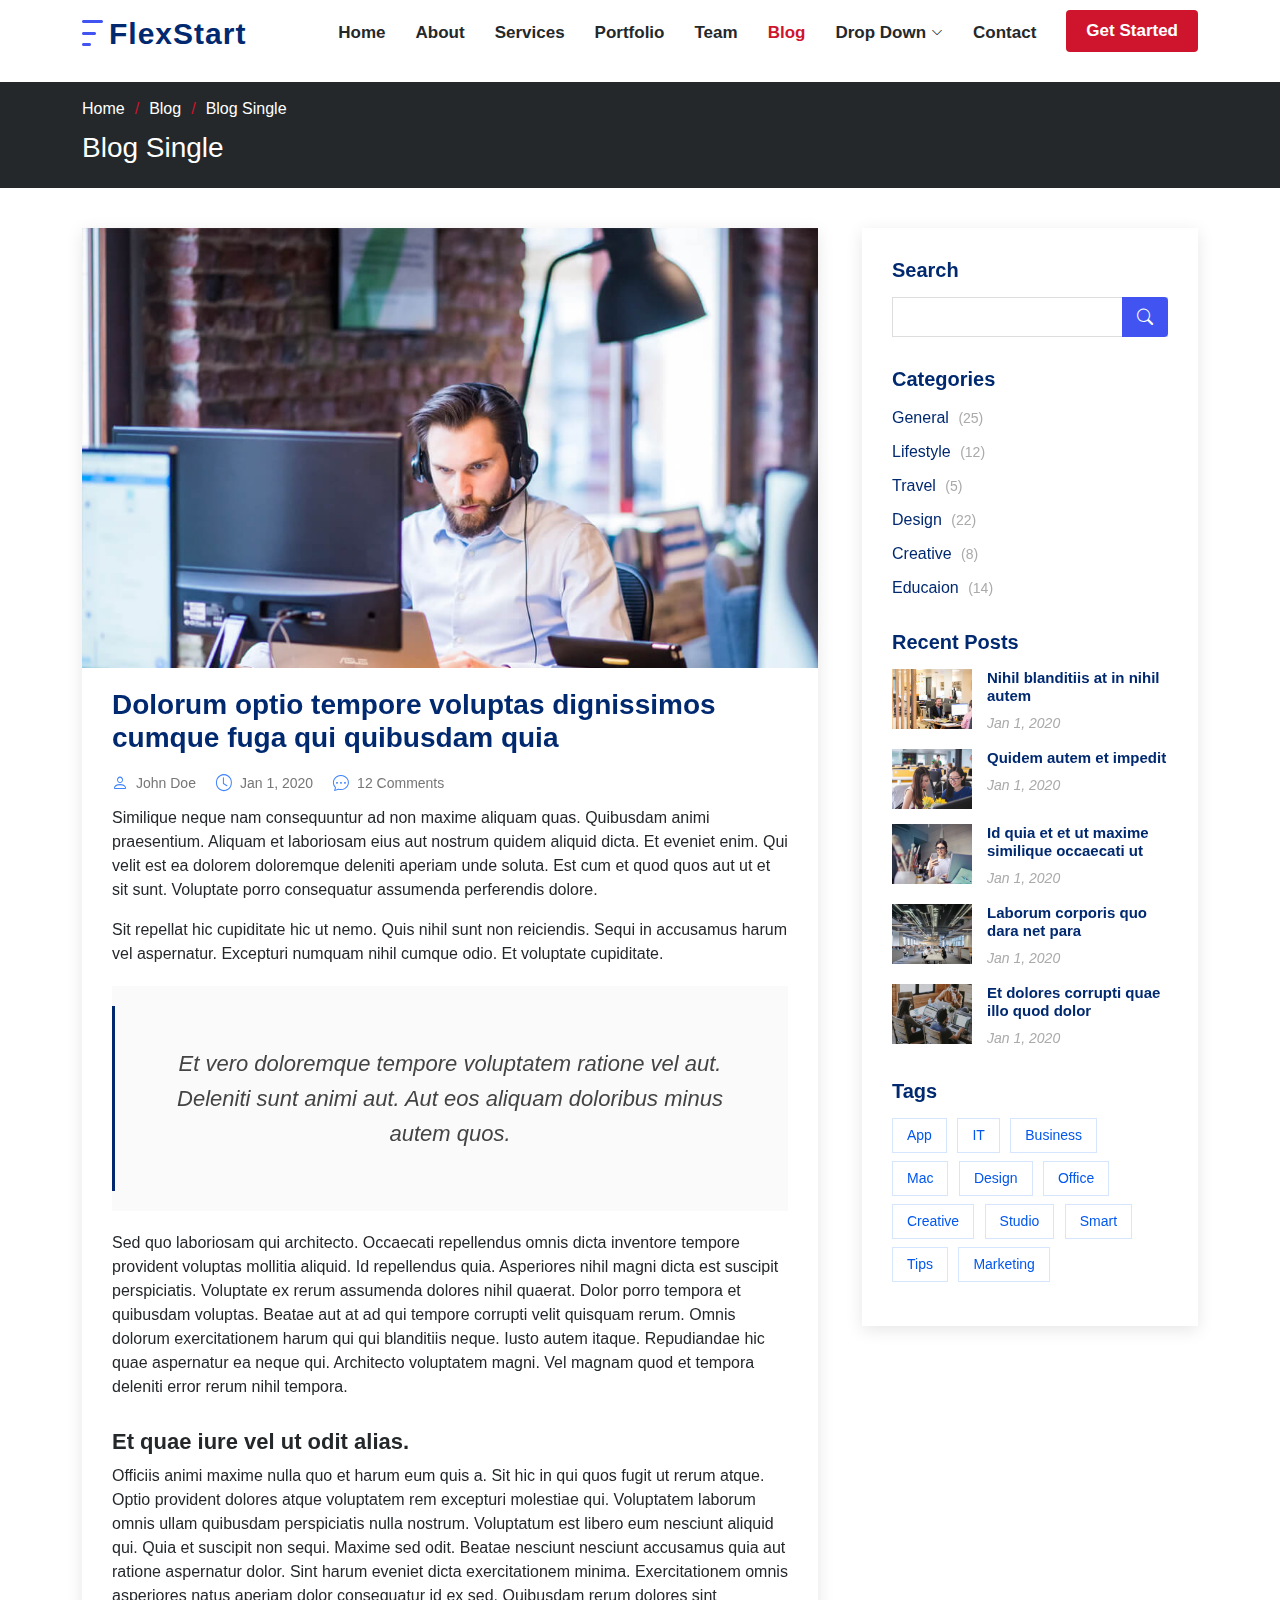
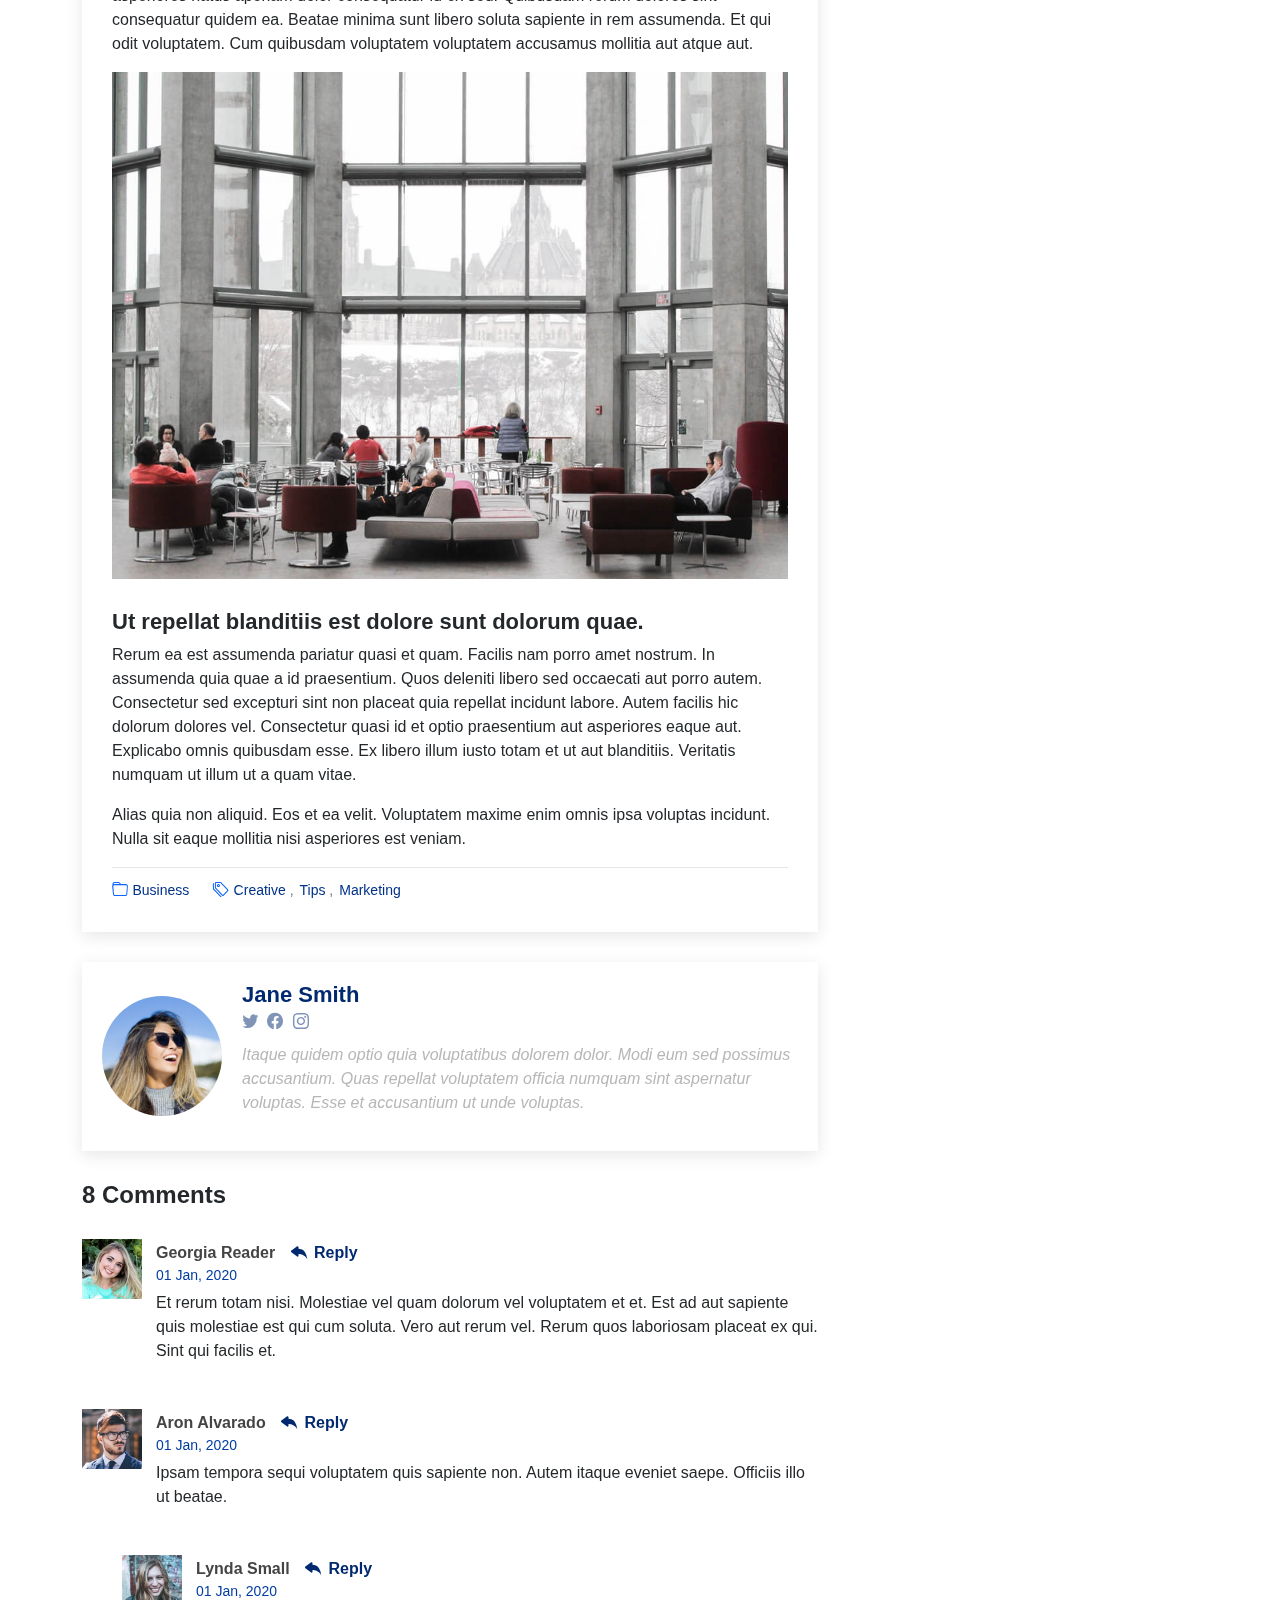
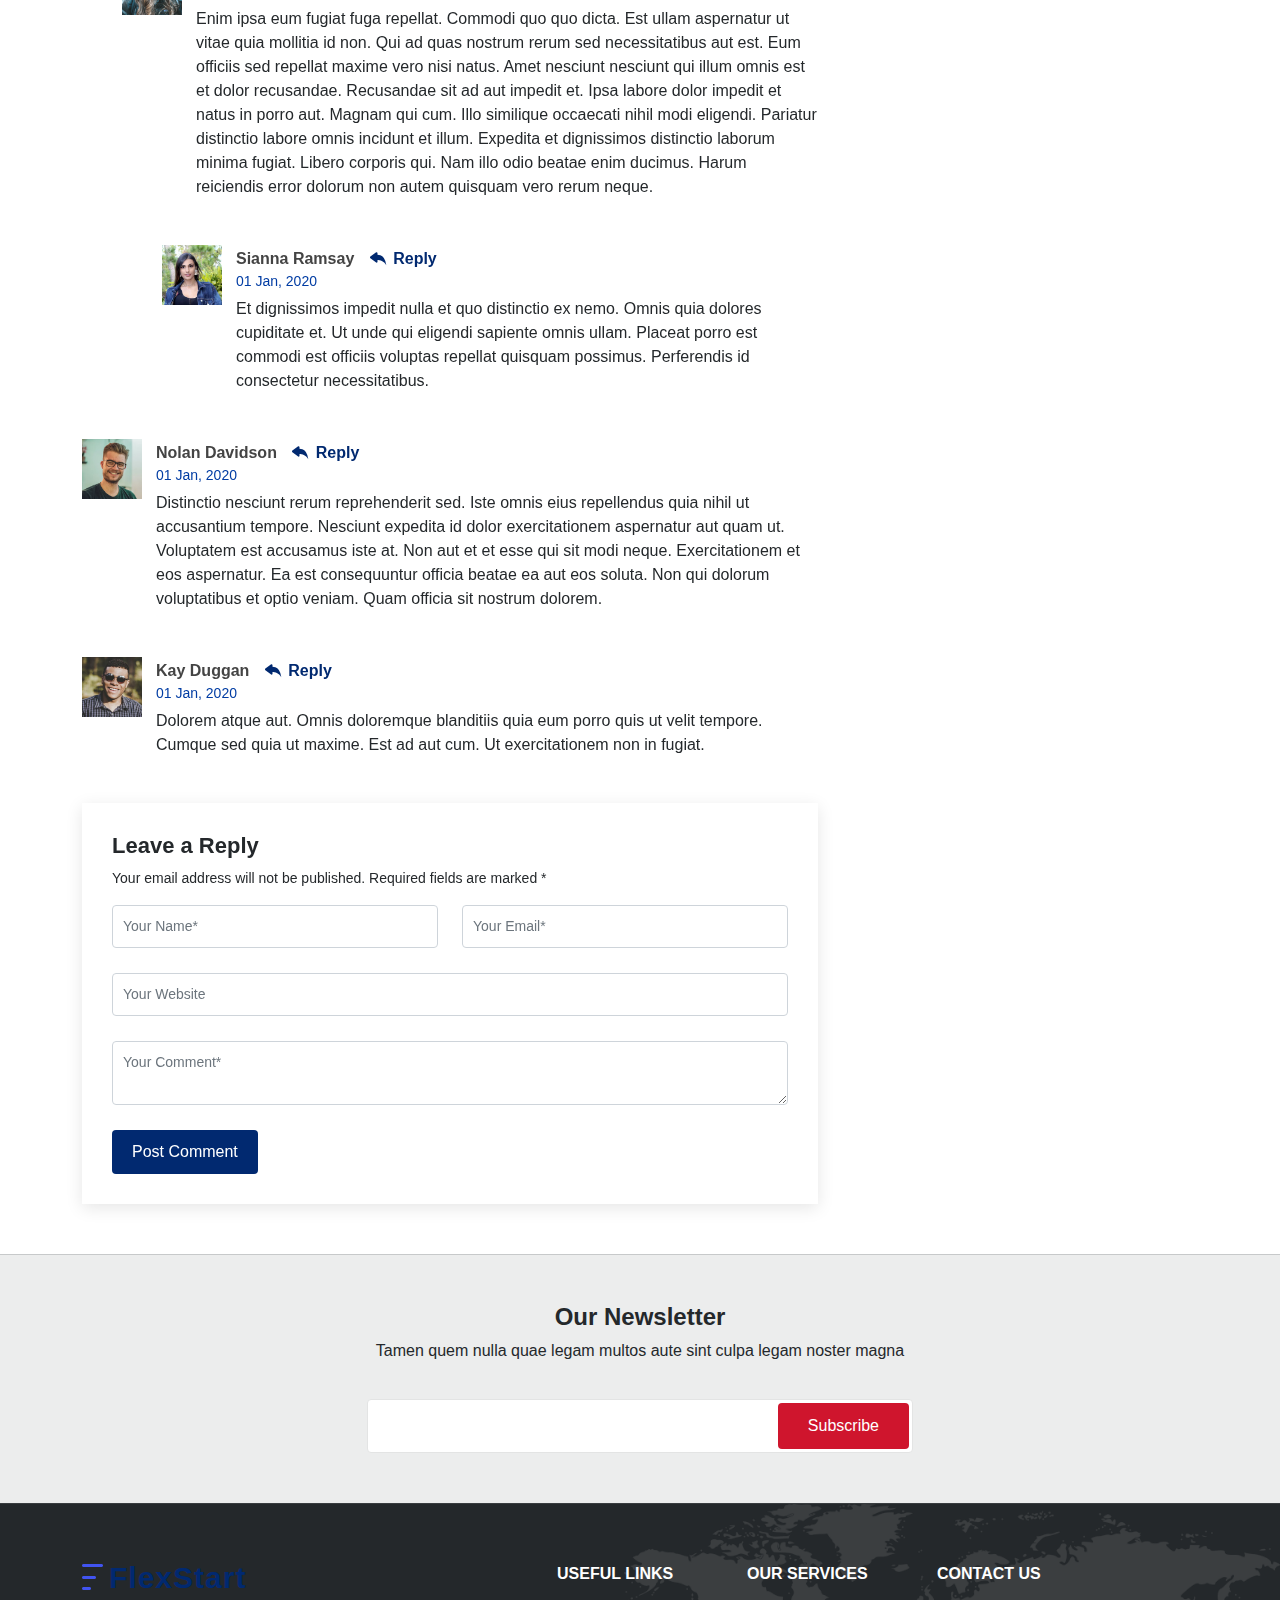
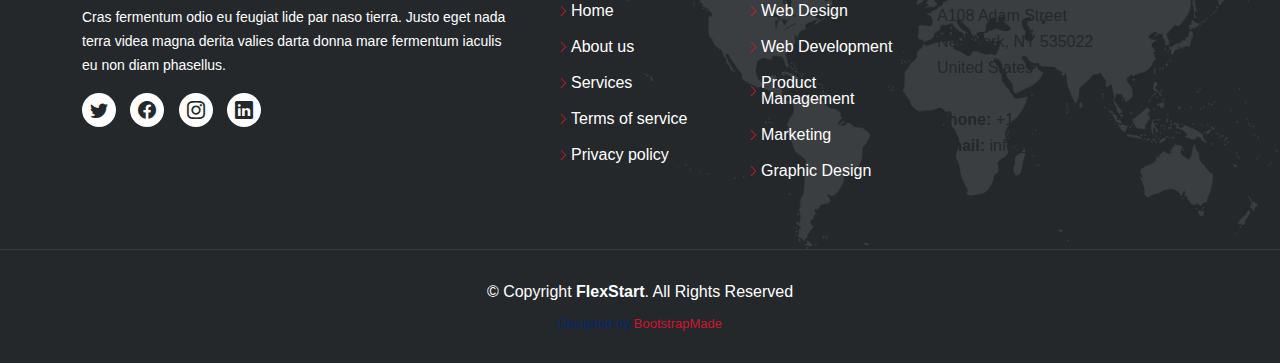
<file: blog-single.html>
<!DOCTYPE html>
<html lang="en">

<head>
  <meta charset="utf-8">
  <meta content="width=device-width, initial-scale=1.0" name="viewport">

  <title>Blog Single - FlexStart Bootstrap Template</title>
  <meta content="" name="description">
  <meta content="" name="keywords">

  <!-- Favicons -->
  <link href="assets/img/favicon.png" rel="icon">
  <link href="assets/img/apple-touch-icon.png" rel="apple-touch-icon">

  <!-- Google Fonts -->
  <link href="https://fonts.googleapis.com/css?family=Open+Sans:300,300i,400,400i,600,600i,700,700i|Nunito:300,300i,400,400i,600,600i,700,700i|Poppins:300,300i,400,400i,500,500i,600,600i,700,700i" rel="stylesheet">

  <!-- Vendor CSS Files -->
  <link href="assets/vendor/bootstrap/css/bootstrap.min.css" rel="stylesheet">
  <link href="assets/vendor/bootstrap-icons/bootstrap-icons.css" rel="stylesheet">
  <link href="assets/vendor/aos/aos.css" rel="stylesheet">
  <link href="assets/vendor/remixicon/remixicon.css" rel="stylesheet">
  <link href="assets/vendor/swiper/swiper-bundle.min.css" rel="stylesheet">
  <link href="assets/vendor/glightbox/css/glightbox.min.css" rel="stylesheet">

  <!-- Template Main CSS File -->
  <link href="assets/css/style.css" rel="stylesheet">

  <!-- =======================================================
  * Template Name: FlexStart - v1.1.1
  * Template URL: https://bootstrapmade.com/flexstart-bootstrap-startup-template/
  * Author: BootstrapMade.com
  * License: https://bootstrapmade.com/license/
  ======================================================== -->
</head>

<body>

  <!-- ======= Header ======= -->
  <header id="header" class="header fixed-top">
    <div class="container-fluid container-xl d-flex align-items-center justify-content-between">

      <a href="index.html" class="logo d-flex align-items-center">
        <img src="assets/img/logo.png" alt="">
        <span>FlexStart</span>
      </a>

      <nav id="navbar" class="navbar">
        <ul>
          <li><a class="nav-link scrollto " href="#hero">Home</a></li>
          <li><a class="nav-link scrollto" href="#about">About</a></li>
          <li><a class="nav-link scrollto" href="#services">Services</a></li>
          <li><a class="nav-link scrollto" href="#portfolio">Portfolio</a></li>
          <li><a class="nav-link scrollto" href="#team">Team</a></li>
          <li><a class="active" href="blog.html">Blog</a></li>
          <li class="dropdown"><a href="#"><span>Drop Down</span> <i class="bi bi-chevron-down"></i></a>
            <ul>
              <li><a href="#">Drop Down 1</a></li>
              <li class="dropdown"><a href="#"><span>Deep Drop Down</span> <i class="bi bi-chevron-right"></i></a>
                <ul>
                  <li><a href="#">Deep Drop Down 1</a></li>
                  <li><a href="#">Deep Drop Down 2</a></li>
                  <li><a href="#">Deep Drop Down 3</a></li>
                  <li><a href="#">Deep Drop Down 4</a></li>
                  <li><a href="#">Deep Drop Down 5</a></li>
                </ul>
              </li>
              <li><a href="#">Drop Down 2</a></li>
              <li><a href="#">Drop Down 3</a></li>
              <li><a href="#">Drop Down 4</a></li>
            </ul>
          </li>
          <li><a class="nav-link scrollto" href="#contact">Contact</a></li>
          <li><a class="getstarted scrollto" href="#about">Get Started</a></li>
        </ul>
        <i class="bi bi-list mobile-nav-toggle"></i>
      </nav><!-- .navbar -->

    </div>
  </header><!-- End Header -->

  <main id="main">

    <!-- ======= Breadcrumbs ======= -->
    <section class="breadcrumbs">
      <div class="container">

        <ol>
          <li><a href="index.html">Home</a></li>
          <li><a href="blog.html">Blog</a></li>
          <li>Blog Single</li>
        </ol>
        <h2>Blog Single</h2>

      </div>
    </section><!-- End Breadcrumbs -->

    <!-- ======= Blog Single Section ======= -->
    <section id="blog" class="blog">
      <div class="container" data-aos="fade-up">

        <div class="row">

          <div class="col-lg-8 entries">

            <article class="entry entry-single">

              <div class="entry-img">
                <img src="assets/img/blog/blog-1.jpg" alt="" class="img-fluid">
              </div>

              <h2 class="entry-title">
                <a href="blog-single.html">Dolorum optio tempore voluptas dignissimos cumque fuga qui quibusdam quia</a>
              </h2>

              <div class="entry-meta">
                <ul>
                  <li class="d-flex align-items-center"><i class="bi bi-person"></i> <a href="blog-single.html">John Doe</a></li>
                  <li class="d-flex align-items-center"><i class="bi bi-clock"></i> <a href="blog-single.html"><time datetime="2020-01-01">Jan 1, 2020</time></a></li>
                  <li class="d-flex align-items-center"><i class="bi bi-chat-dots"></i> <a href="blog-single.html">12 Comments</a></li>
                </ul>
              </div>

              <div class="entry-content">
                <p>
                  Similique neque nam consequuntur ad non maxime aliquam quas. Quibusdam animi praesentium. Aliquam et laboriosam eius aut nostrum quidem aliquid dicta.
                  Et eveniet enim. Qui velit est ea dolorem doloremque deleniti aperiam unde soluta. Est cum et quod quos aut ut et sit sunt. Voluptate porro consequatur assumenda perferendis dolore.
                </p>

                <p>
                  Sit repellat hic cupiditate hic ut nemo. Quis nihil sunt non reiciendis. Sequi in accusamus harum vel aspernatur. Excepturi numquam nihil cumque odio. Et voluptate cupiditate.
                </p>

                <blockquote>
                  <p>
                    Et vero doloremque tempore voluptatem ratione vel aut. Deleniti sunt animi aut. Aut eos aliquam doloribus minus autem quos.
                  </p>
                </blockquote>

                <p>
                  Sed quo laboriosam qui architecto. Occaecati repellendus omnis dicta inventore tempore provident voluptas mollitia aliquid. Id repellendus quia. Asperiores nihil magni dicta est suscipit perspiciatis. Voluptate ex rerum assumenda dolores nihil quaerat.
                  Dolor porro tempora et quibusdam voluptas. Beatae aut at ad qui tempore corrupti velit quisquam rerum. Omnis dolorum exercitationem harum qui qui blanditiis neque.
                  Iusto autem itaque. Repudiandae hic quae aspernatur ea neque qui. Architecto voluptatem magni. Vel magnam quod et tempora deleniti error rerum nihil tempora.
                </p>

                <h3>Et quae iure vel ut odit alias.</h3>
                <p>
                  Officiis animi maxime nulla quo et harum eum quis a. Sit hic in qui quos fugit ut rerum atque. Optio provident dolores atque voluptatem rem excepturi molestiae qui. Voluptatem laborum omnis ullam quibusdam perspiciatis nulla nostrum. Voluptatum est libero eum nesciunt aliquid qui.
                  Quia et suscipit non sequi. Maxime sed odit. Beatae nesciunt nesciunt accusamus quia aut ratione aspernatur dolor. Sint harum eveniet dicta exercitationem minima. Exercitationem omnis asperiores natus aperiam dolor consequatur id ex sed. Quibusdam rerum dolores sint consequatur quidem ea.
                  Beatae minima sunt libero soluta sapiente in rem assumenda. Et qui odit voluptatem. Cum quibusdam voluptatem voluptatem accusamus mollitia aut atque aut.
                </p>
                <img src="assets/img/blog/blog-inside-post.jpg" class="img-fluid" alt="">

                <h3>Ut repellat blanditiis est dolore sunt dolorum quae.</h3>
                <p>
                  Rerum ea est assumenda pariatur quasi et quam. Facilis nam porro amet nostrum. In assumenda quia quae a id praesentium. Quos deleniti libero sed occaecati aut porro autem. Consectetur sed excepturi sint non placeat quia repellat incidunt labore. Autem facilis hic dolorum dolores vel.
                  Consectetur quasi id et optio praesentium aut asperiores eaque aut. Explicabo omnis quibusdam esse. Ex libero illum iusto totam et ut aut blanditiis. Veritatis numquam ut illum ut a quam vitae.
                </p>
                <p>
                  Alias quia non aliquid. Eos et ea velit. Voluptatem maxime enim omnis ipsa voluptas incidunt. Nulla sit eaque mollitia nisi asperiores est veniam.
                </p>

              </div>

              <div class="entry-footer">
                <i class="bi bi-folder"></i>
                <ul class="cats">
                  <li><a href="#">Business</a></li>
                </ul>

                <i class="bi bi-tags"></i>
                <ul class="tags">
                  <li><a href="#">Creative</a></li>
                  <li><a href="#">Tips</a></li>
                  <li><a href="#">Marketing</a></li>
                </ul>
              </div>

            </article><!-- End blog entry -->

            <div class="blog-author d-flex align-items-center">
              <img src="assets/img/blog/blog-author.jpg" class="rounded-circle float-left" alt="">
              <div>
                <h4>Jane Smith</h4>
                <div class="social-links">
                  <a href="https://twitters.com/#"><i class="bi bi-twitter"></i></a>
                  <a href="https://facebook.com/#"><i class="bi bi-facebook"></i></a>
                  <a href="https://instagram.com/#"><i class="biu bi-instagram"></i></a>
                </div>
                <p>
                  Itaque quidem optio quia voluptatibus dolorem dolor. Modi eum sed possimus accusantium. Quas repellat voluptatem officia numquam sint aspernatur voluptas. Esse et accusantium ut unde voluptas.
                </p>
              </div>
            </div><!-- End blog author bio -->

            <div class="blog-comments">

              <h4 class="comments-count">8 Comments</h4>

              <div id="comment-1" class="comment">
                <div class="d-flex">
                  <div class="comment-img"><img src="assets/img/blog/comments-1.jpg" alt=""></div>
                  <div>
                    <h5><a href="">Georgia Reader</a> <a href="#" class="reply"><i class="bi bi-reply-fill"></i> Reply</a></h5>
                    <time datetime="2020-01-01">01 Jan, 2020</time>
                    <p>
                      Et rerum totam nisi. Molestiae vel quam dolorum vel voluptatem et et. Est ad aut sapiente quis molestiae est qui cum soluta.
                      Vero aut rerum vel. Rerum quos laboriosam placeat ex qui. Sint qui facilis et.
                    </p>
                  </div>
                </div>
              </div><!-- End comment #1 -->

              <div id="comment-2" class="comment">
                <div class="d-flex">
                  <div class="comment-img"><img src="assets/img/blog/comments-2.jpg" alt=""></div>
                  <div>
                    <h5><a href="">Aron Alvarado</a> <a href="#" class="reply"><i class="bi bi-reply-fill"></i> Reply</a></h5>
                    <time datetime="2020-01-01">01 Jan, 2020</time>
                    <p>
                      Ipsam tempora sequi voluptatem quis sapiente non. Autem itaque eveniet saepe. Officiis illo ut beatae.
                    </p>
                  </div>
                </div>

                <div id="comment-reply-1" class="comment comment-reply">
                  <div class="d-flex">
                    <div class="comment-img"><img src="assets/img/blog/comments-3.jpg" alt=""></div>
                    <div>
                      <h5><a href="">Lynda Small</a> <a href="#" class="reply"><i class="bi bi-reply-fill"></i> Reply</a></h5>
                      <time datetime="2020-01-01">01 Jan, 2020</time>
                      <p>
                        Enim ipsa eum fugiat fuga repellat. Commodi quo quo dicta. Est ullam aspernatur ut vitae quia mollitia id non. Qui ad quas nostrum rerum sed necessitatibus aut est. Eum officiis sed repellat maxime vero nisi natus. Amet nesciunt nesciunt qui illum omnis est et dolor recusandae.

                        Recusandae sit ad aut impedit et. Ipsa labore dolor impedit et natus in porro aut. Magnam qui cum. Illo similique occaecati nihil modi eligendi. Pariatur distinctio labore omnis incidunt et illum. Expedita et dignissimos distinctio laborum minima fugiat.

                        Libero corporis qui. Nam illo odio beatae enim ducimus. Harum reiciendis error dolorum non autem quisquam vero rerum neque.
                      </p>
                    </div>
                  </div>

                  <div id="comment-reply-2" class="comment comment-reply">
                    <div class="d-flex">
                      <div class="comment-img"><img src="assets/img/blog/comments-4.jpg" alt=""></div>
                      <div>
                        <h5><a href="">Sianna Ramsay</a> <a href="#" class="reply"><i class="bi bi-reply-fill"></i> Reply</a></h5>
                        <time datetime="2020-01-01">01 Jan, 2020</time>
                        <p>
                          Et dignissimos impedit nulla et quo distinctio ex nemo. Omnis quia dolores cupiditate et. Ut unde qui eligendi sapiente omnis ullam. Placeat porro est commodi est officiis voluptas repellat quisquam possimus. Perferendis id consectetur necessitatibus.
                        </p>
                      </div>
                    </div>

                  </div><!-- End comment reply #2-->

                </div><!-- End comment reply #1-->

              </div><!-- End comment #2-->

              <div id="comment-3" class="comment">
                <div class="d-flex">
                  <div class="comment-img"><img src="assets/img/blog/comments-5.jpg" alt=""></div>
                  <div>
                    <h5><a href="">Nolan Davidson</a> <a href="#" class="reply"><i class="bi bi-reply-fill"></i> Reply</a></h5>
                    <time datetime="2020-01-01">01 Jan, 2020</time>
                    <p>
                      Distinctio nesciunt rerum reprehenderit sed. Iste omnis eius repellendus quia nihil ut accusantium tempore. Nesciunt expedita id dolor exercitationem aspernatur aut quam ut. Voluptatem est accusamus iste at.
                      Non aut et et esse qui sit modi neque. Exercitationem et eos aspernatur. Ea est consequuntur officia beatae ea aut eos soluta. Non qui dolorum voluptatibus et optio veniam. Quam officia sit nostrum dolorem.
                    </p>
                  </div>
                </div>

              </div><!-- End comment #3 -->

              <div id="comment-4" class="comment">
                <div class="d-flex">
                  <div class="comment-img"><img src="assets/img/blog/comments-6.jpg" alt=""></div>
                  <div>
                    <h5><a href="">Kay Duggan</a> <a href="#" class="reply"><i class="bi bi-reply-fill"></i> Reply</a></h5>
                    <time datetime="2020-01-01">01 Jan, 2020</time>
                    <p>
                      Dolorem atque aut. Omnis doloremque blanditiis quia eum porro quis ut velit tempore. Cumque sed quia ut maxime. Est ad aut cum. Ut exercitationem non in fugiat.
                    </p>
                  </div>
                </div>

              </div><!-- End comment #4 -->

              <div class="reply-form">
                <h4>Leave a Reply</h4>
                <p>Your email address will not be published. Required fields are marked * </p>
                <form action="">
                  <div class="row">
                    <div class="col-md-6 form-group">
                      <input name="name" type="text" class="form-control" placeholder="Your Name*">
                    </div>
                    <div class="col-md-6 form-group">
                      <input name="email" type="text" class="form-control" placeholder="Your Email*">
                    </div>
                  </div>
                  <div class="row">
                    <div class="col form-group">
                      <input name="website" type="text" class="form-control" placeholder="Your Website">
                    </div>
                  </div>
                  <div class="row">
                    <div class="col form-group">
                      <textarea name="comment" class="form-control" placeholder="Your Comment*"></textarea>
                    </div>
                  </div>
                  <button type="submit" class="btn btn-primary">Post Comment</button>

                </form>

              </div>

            </div><!-- End blog comments -->

          </div><!-- End blog entries list -->

          <div class="col-lg-4">

            <div class="sidebar">

              <h3 class="sidebar-title">Search</h3>
              <div class="sidebar-item search-form">
                <form action="">
                  <input type="text">
                  <button type="submit"><i class="bi bi-search"></i></button>
                </form>
              </div><!-- End sidebar search formn-->

              <h3 class="sidebar-title">Categories</h3>
              <div class="sidebar-item categories">
                <ul>
                  <li><a href="#">General <span>(25)</span></a></li>
                  <li><a href="#">Lifestyle <span>(12)</span></a></li>
                  <li><a href="#">Travel <span>(5)</span></a></li>
                  <li><a href="#">Design <span>(22)</span></a></li>
                  <li><a href="#">Creative <span>(8)</span></a></li>
                  <li><a href="#">Educaion <span>(14)</span></a></li>
                </ul>
              </div><!-- End sidebar categories-->

              <h3 class="sidebar-title">Recent Posts</h3>
              <div class="sidebar-item recent-posts">
                <div class="post-item clearfix">
                  <img src="assets/img/blog/blog-recent-1.jpg" alt="">
                  <h4><a href="blog-single.html">Nihil blanditiis at in nihil autem</a></h4>
                  <time datetime="2020-01-01">Jan 1, 2020</time>
                </div>

                <div class="post-item clearfix">
                  <img src="assets/img/blog/blog-recent-2.jpg" alt="">
                  <h4><a href="blog-single.html">Quidem autem et impedit</a></h4>
                  <time datetime="2020-01-01">Jan 1, 2020</time>
                </div>

                <div class="post-item clearfix">
                  <img src="assets/img/blog/blog-recent-3.jpg" alt="">
                  <h4><a href="blog-single.html">Id quia et et ut maxime similique occaecati ut</a></h4>
                  <time datetime="2020-01-01">Jan 1, 2020</time>
                </div>

                <div class="post-item clearfix">
                  <img src="assets/img/blog/blog-recent-4.jpg" alt="">
                  <h4><a href="blog-single.html">Laborum corporis quo dara net para</a></h4>
                  <time datetime="2020-01-01">Jan 1, 2020</time>
                </div>

                <div class="post-item clearfix">
                  <img src="assets/img/blog/blog-recent-5.jpg" alt="">
                  <h4><a href="blog-single.html">Et dolores corrupti quae illo quod dolor</a></h4>
                  <time datetime="2020-01-01">Jan 1, 2020</time>
                </div>

              </div><!-- End sidebar recent posts-->

              <h3 class="sidebar-title">Tags</h3>
              <div class="sidebar-item tags">
                <ul>
                  <li><a href="#">App</a></li>
                  <li><a href="#">IT</a></li>
                  <li><a href="#">Business</a></li>
                  <li><a href="#">Mac</a></li>
                  <li><a href="#">Design</a></li>
                  <li><a href="#">Office</a></li>
                  <li><a href="#">Creative</a></li>
                  <li><a href="#">Studio</a></li>
                  <li><a href="#">Smart</a></li>
                  <li><a href="#">Tips</a></li>
                  <li><a href="#">Marketing</a></li>
                </ul>
              </div><!-- End sidebar tags-->

            </div><!-- End sidebar -->

          </div><!-- End blog sidebar -->

        </div>

      </div>
    </section><!-- End Blog Single Section -->

  </main><!-- End #main -->

  <!-- ======= Footer ======= -->
  <footer id="footer" class="footer">

    <div class="footer-newsletter">
      <div class="container">
        <div class="row justify-content-center">
          <div class="col-lg-12 text-center">
            <h4>Our Newsletter</h4>
            <p>Tamen quem nulla quae legam multos aute sint culpa legam noster magna</p>
          </div>
          <div class="col-lg-6">
            <form action="" method="post">
              <input type="email" name="email"><input type="submit" value="Subscribe">
            </form>
          </div>
        </div>
      </div>
    </div>

    <div class="footer-top">
      <div class="container">
        <div class="row gy-4">
          <div class="col-lg-5 col-md-12 footer-info">
            <a href="index.html" class="logo d-flex align-items-center">
              <img src="assets/img/logo.png" alt="">
              <span>FlexStart</span>
            </a>
            <p>Cras fermentum odio eu feugiat lide par naso tierra. Justo eget nada terra videa magna derita valies darta donna mare fermentum iaculis eu non diam phasellus.</p>
            <div class="social-links mt-3">
              <a href="#" class="twitter"><i class="bi bi-twitter"></i></a>
              <a href="#" class="facebook"><i class="bi bi-facebook"></i></a>
              <a href="#" class="instagram"><i class="bi bi-instagram bx bxl-instagram"></i></a>
              <a href="#" class="linkedin"><i class="bi bi-linkedin bx bxl-linkedin"></i></a>
            </div>
          </div>

          <div class="col-lg-2 col-6 footer-links">
            <h4>Useful Links</h4>
            <ul>
              <li><i class="bi bi-chevron-right"></i> <a href="#">Home</a></li>
              <li><i class="bi bi-chevron-right"></i> <a href="#">About us</a></li>
              <li><i class="bi bi-chevron-right"></i> <a href="#">Services</a></li>
              <li><i class="bi bi-chevron-right"></i> <a href="#">Terms of service</a></li>
              <li><i class="bi bi-chevron-right"></i> <a href="#">Privacy policy</a></li>
            </ul>
          </div>

          <div class="col-lg-2 col-6 footer-links">
            <h4>Our Services</h4>
            <ul>
              <li><i class="bi bi-chevron-right"></i> <a href="#">Web Design</a></li>
              <li><i class="bi bi-chevron-right"></i> <a href="#">Web Development</a></li>
              <li><i class="bi bi-chevron-right"></i> <a href="#">Product Management</a></li>
              <li><i class="bi bi-chevron-right"></i> <a href="#">Marketing</a></li>
              <li><i class="bi bi-chevron-right"></i> <a href="#">Graphic Design</a></li>
            </ul>
          </div>

          <div class="col-lg-3 col-md-12 footer-contact text-center text-md-start">
            <h4>Contact Us</h4>
            <p>
              A108 Adam Street <br>
              New York, NY 535022<br>
              United States <br><br>
              <strong>Phone:</strong> +1 5589 55488 55<br>
              <strong>Email:</strong> info@example.com<br>
            </p>

          </div>

        </div>
      </div>
    </div>

    <div class="container">
      <div class="copyright">
        &copy; Copyright <strong><span>FlexStart</span></strong>. All Rights Reserved
      </div>
      <div class="credits">
        <!-- All the links in the footer should remain intact. -->
        <!-- You can delete the links only if you purchased the pro version. -->
        <!-- Licensing information: https://bootstrapmade.com/license/ -->
        <!-- Purchase the pro version with working PHP/AJAX contact form: https://bootstrapmade.com/flexstart-bootstrap-startup-template/ -->
        Designed by <a href="https://bootstrapmade.com/">BootstrapMade</a>
      </div>
    </div>
  </footer><!-- End Footer -->

  <a href="#" class="back-to-top d-flex align-items-center justify-content-center"><i class="bi bi-arrow-up-short"></i></a>

  <!-- Vendor JS Files -->
  <script src="assets/vendor/bootstrap/js/bootstrap.bundle.js"></script>
  <script src="assets/vendor/aos/aos.js"></script>
  <script src="assets/vendor/php-email-form/validate.js"></script>
  <script src="assets/vendor/swiper/swiper-bundle.min.js"></script>
  <script src="assets/vendor/purecounter/purecounter.js"></script>
  <script src="assets/vendor/isotope-layout/isotope.pkgd.min.js"></script>
  <script src="assets/vendor/glightbox/js/glightbox.min.js"></script>

  <!-- Template Main JS File -->
  <script src="assets/js/main.js"></script>

</body>

</html>
</file>
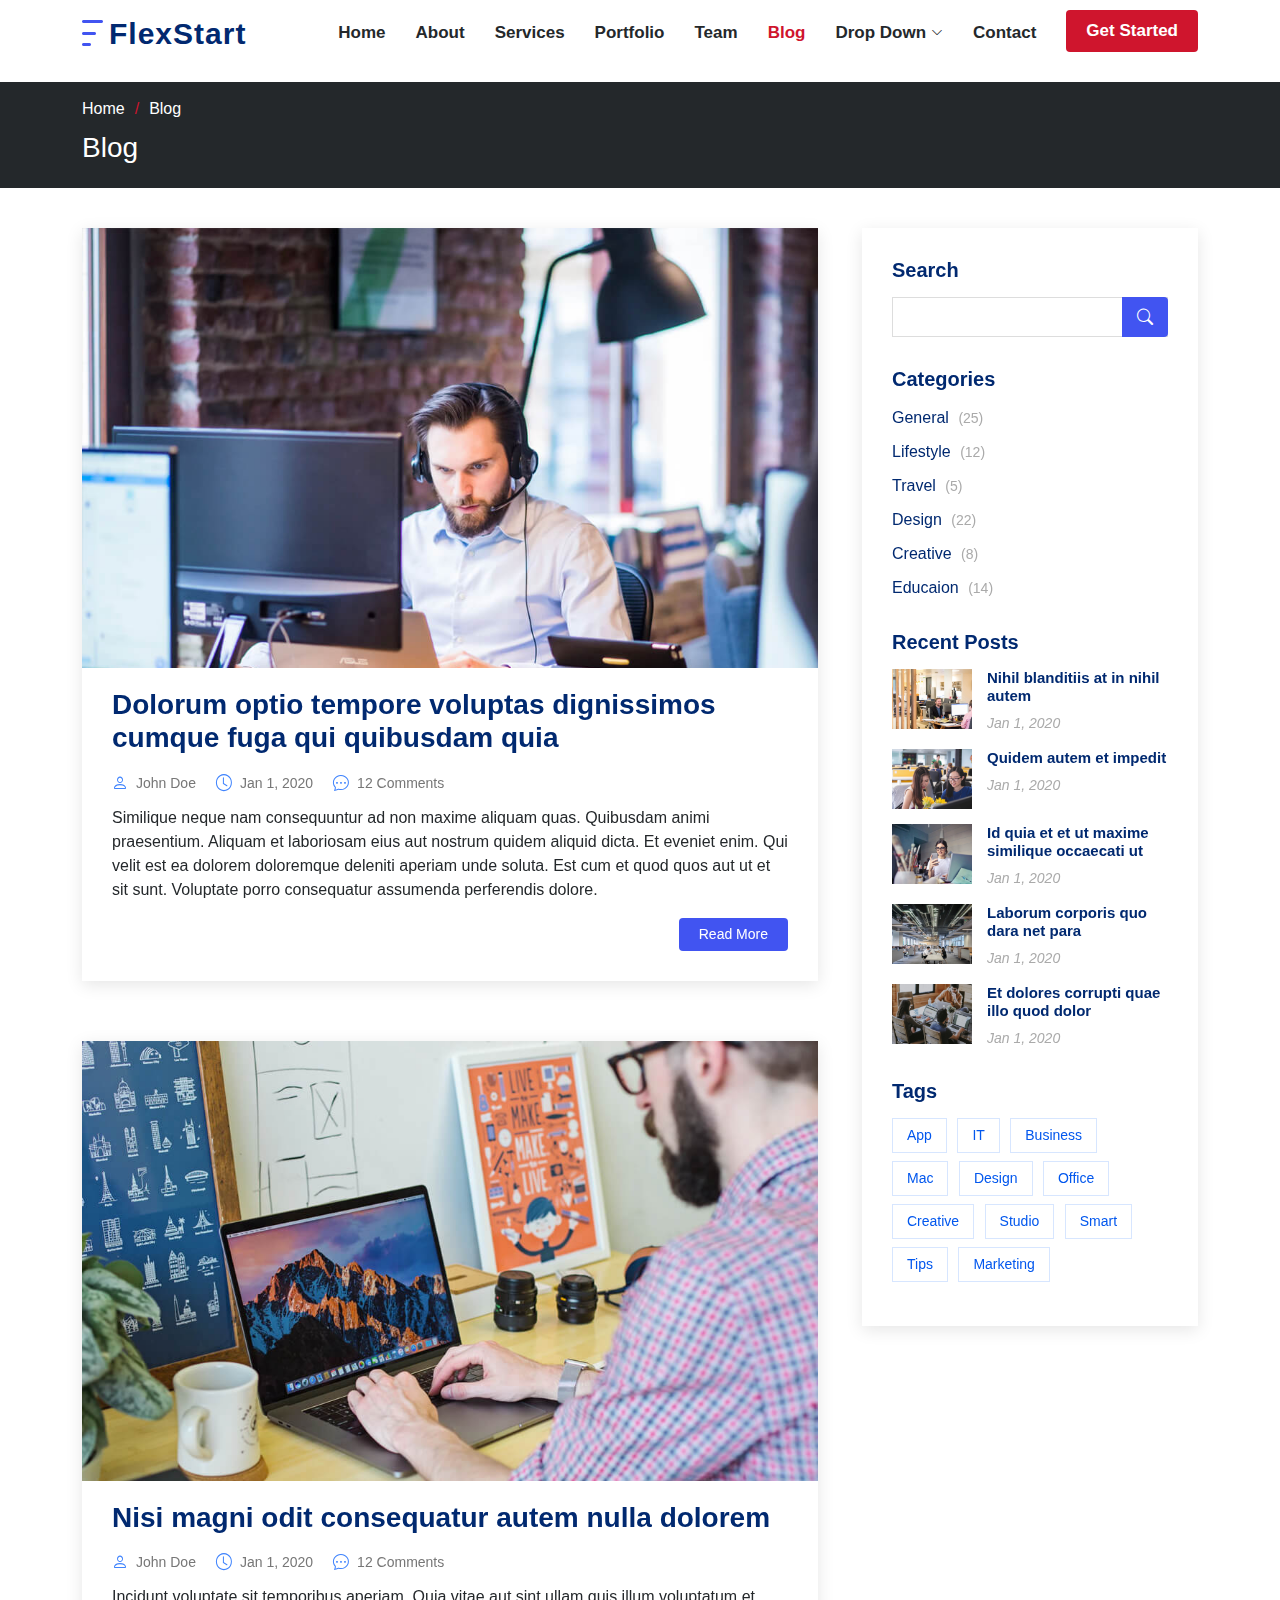
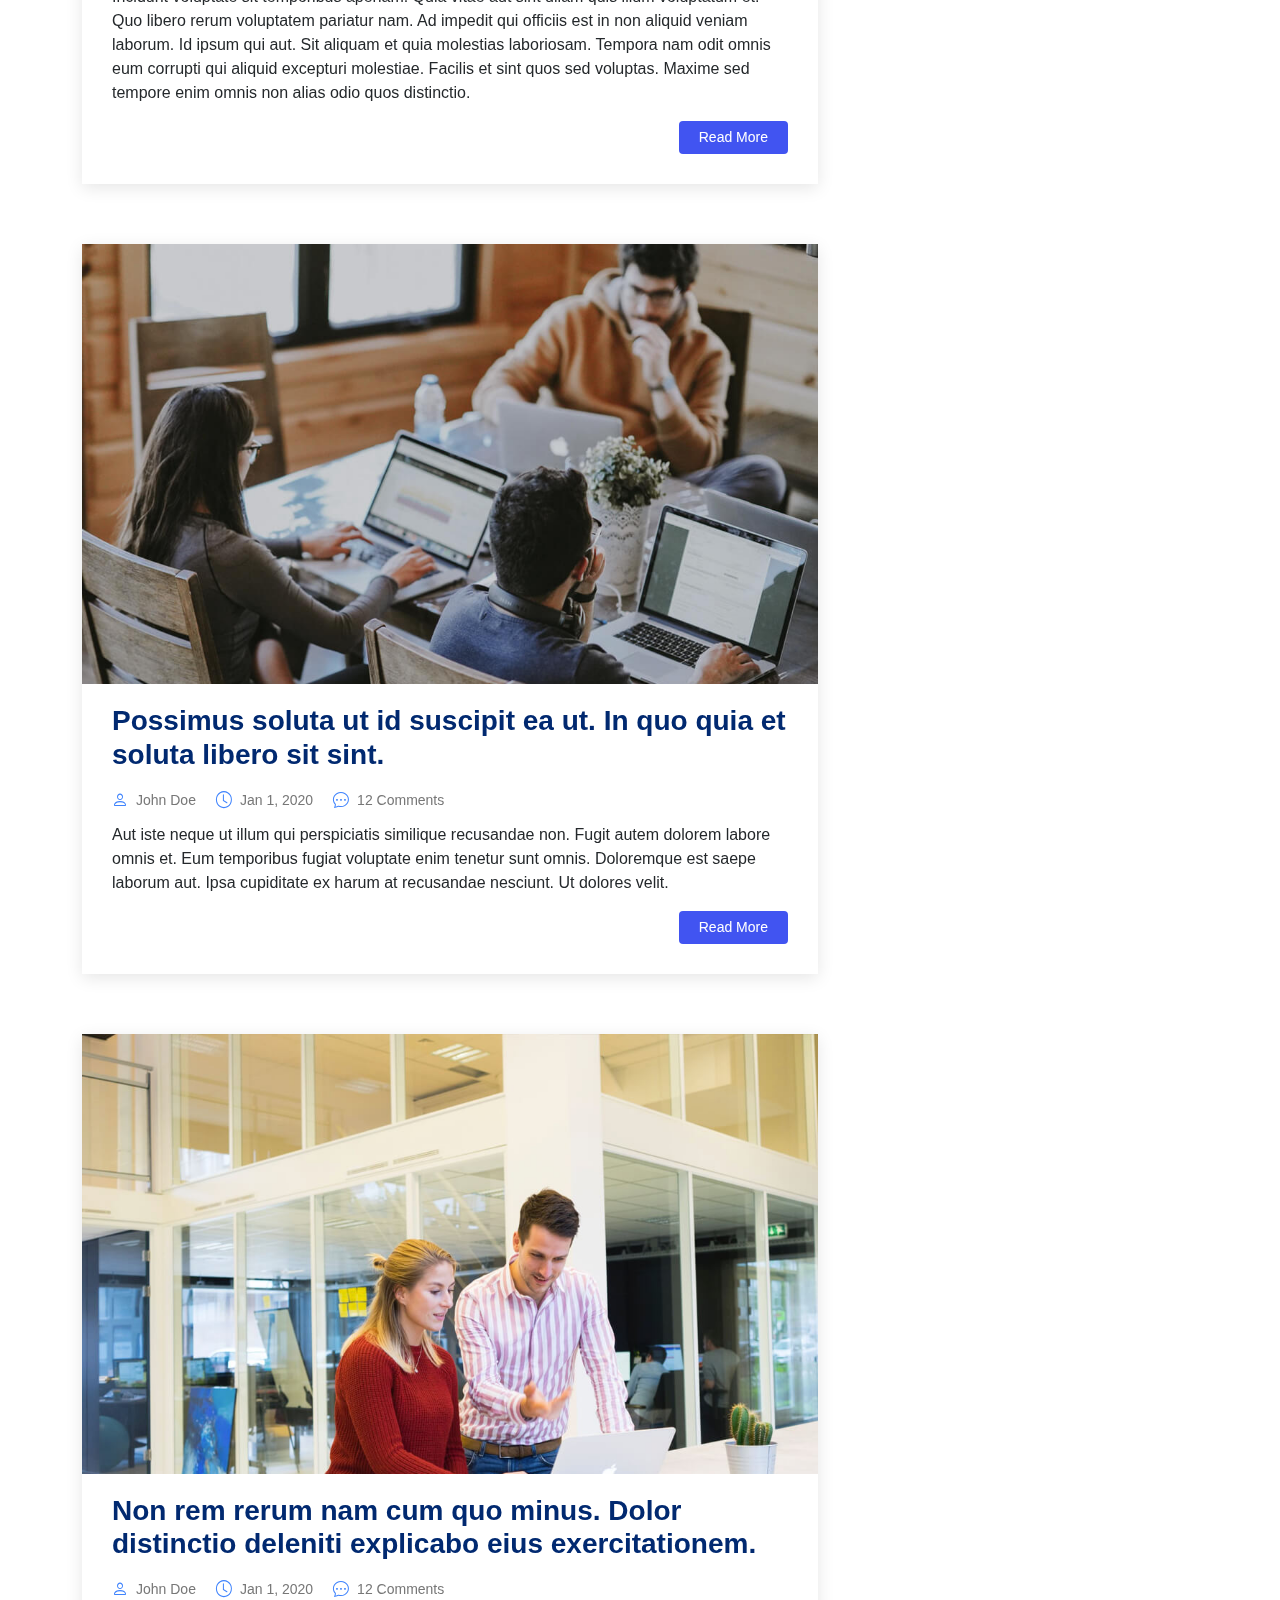
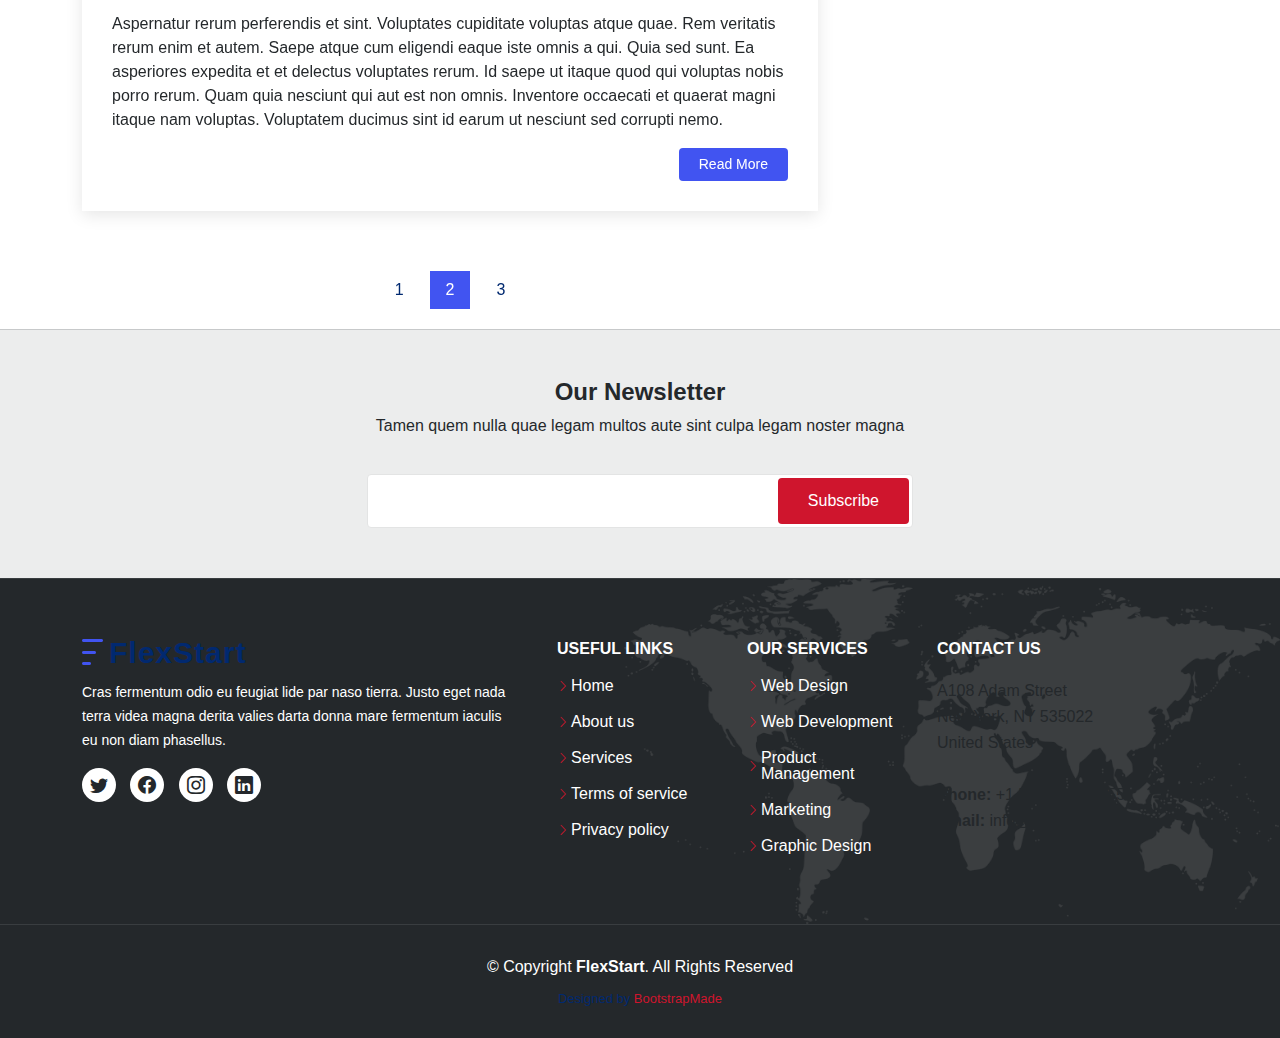
<file: blog.html>
<!DOCTYPE html>
<html lang="en">

<head>
  <meta charset="utf-8">
  <meta content="width=device-width, initial-scale=1.0" name="viewport">

  <title>Blog - FlexStart Bootstrap Template</title>
  <meta content="" name="description">
  <meta content="" name="keywords">

  <!-- Favicons -->
  <link href="assets/img/favicon.png" rel="icon">
  <link href="assets/img/apple-touch-icon.png" rel="apple-touch-icon">

  <!-- Google Fonts -->
  <link href="https://fonts.googleapis.com/css?family=Open+Sans:300,300i,400,400i,600,600i,700,700i|Nunito:300,300i,400,400i,600,600i,700,700i|Poppins:300,300i,400,400i,500,500i,600,600i,700,700i" rel="stylesheet">

  <!-- Vendor CSS Files -->
  <link href="assets/vendor/bootstrap/css/bootstrap.min.css" rel="stylesheet">
  <link href="assets/vendor/bootstrap-icons/bootstrap-icons.css" rel="stylesheet">
  <link href="assets/vendor/aos/aos.css" rel="stylesheet">
  <link href="assets/vendor/remixicon/remixicon.css" rel="stylesheet">
  <link href="assets/vendor/swiper/swiper-bundle.min.css" rel="stylesheet">
  <link href="assets/vendor/glightbox/css/glightbox.min.css" rel="stylesheet">

  <!-- Template Main CSS File -->
  <link href="assets/css/style.css" rel="stylesheet">

  <!-- =======================================================
  * Template Name: FlexStart - v1.1.1
  * Template URL: https://bootstrapmade.com/flexstart-bootstrap-startup-template/
  * Author: BootstrapMade.com
  * License: https://bootstrapmade.com/license/
  ======================================================== -->
</head>

<body>

  <!-- ======= Header ======= -->
  <header id="header" class="header fixed-top">
    <div class="container-fluid container-xl d-flex align-items-center justify-content-between">

      <a href="index.html" class="logo d-flex align-items-center">
        <img src="assets/img/logo.png" alt="">
        <span>FlexStart</span>
      </a>

      <nav id="navbar" class="navbar">
        <ul>
          <li><a class="nav-link scrollto " href="#hero">Home</a></li>
          <li><a class="nav-link scrollto" href="#about">About</a></li>
          <li><a class="nav-link scrollto" href="#services">Services</a></li>
          <li><a class="nav-link scrollto" href="#portfolio">Portfolio</a></li>
          <li><a class="nav-link scrollto" href="#team">Team</a></li>
          <li><a class="active" href="blog.html">Blog</a></li>
          <li class="dropdown"><a href="#"><span>Drop Down</span> <i class="bi bi-chevron-down"></i></a>
            <ul>
              <li><a href="#">Drop Down 1</a></li>
              <li class="dropdown"><a href="#"><span>Deep Drop Down</span> <i class="bi bi-chevron-right"></i></a>
                <ul>
                  <li><a href="#">Deep Drop Down 1</a></li>
                  <li><a href="#">Deep Drop Down 2</a></li>
                  <li><a href="#">Deep Drop Down 3</a></li>
                  <li><a href="#">Deep Drop Down 4</a></li>
                  <li><a href="#">Deep Drop Down 5</a></li>
                </ul>
              </li>
              <li><a href="#">Drop Down 2</a></li>
              <li><a href="#">Drop Down 3</a></li>
              <li><a href="#">Drop Down 4</a></li>
            </ul>
          </li>
          <li><a class="nav-link scrollto" href="#contact">Contact</a></li>
          <li><a class="getstarted scrollto" href="#about">Get Started</a></li>
        </ul>
        <i class="bi bi-list mobile-nav-toggle"></i>
      </nav><!-- .navbar -->

    </div>
  </header><!-- End Header -->

  <main id="main">

    <!-- ======= Breadcrumbs ======= -->
    <section class="breadcrumbs">
      <div class="container">

        <ol>
          <li><a href="index.html">Home</a></li>
          <li>Blog</li>
        </ol>
        <h2>Blog</h2>

      </div>
    </section><!-- End Breadcrumbs -->

    <!-- ======= Blog Section ======= -->
    <section id="blog" class="blog">
      <div class="container" data-aos="fade-up">

        <div class="row">

          <div class="col-lg-8 entries">

            <article class="entry">

              <div class="entry-img">
                <img src="assets/img/blog/blog-1.jpg" alt="" class="img-fluid">
              </div>

              <h2 class="entry-title">
                <a href="blog-single.html">Dolorum optio tempore voluptas dignissimos cumque fuga qui quibusdam quia</a>
              </h2>

              <div class="entry-meta">
                <ul>
                  <li class="d-flex align-items-center"><i class="bi bi-person"></i> <a href="blog-single.html">John Doe</a></li>
                  <li class="d-flex align-items-center"><i class="bi bi-clock"></i> <a href="blog-single.html"><time datetime="2020-01-01">Jan 1, 2020</time></a></li>
                  <li class="d-flex align-items-center"><i class="bi bi-chat-dots"></i> <a href="blog-single.html">12 Comments</a></li>
                </ul>
              </div>

              <div class="entry-content">
                <p>
                  Similique neque nam consequuntur ad non maxime aliquam quas. Quibusdam animi praesentium. Aliquam et laboriosam eius aut nostrum quidem aliquid dicta.
                  Et eveniet enim. Qui velit est ea dolorem doloremque deleniti aperiam unde soluta. Est cum et quod quos aut ut et sit sunt. Voluptate porro consequatur assumenda perferendis dolore.
                </p>
                <div class="read-more">
                  <a href="blog-single.html">Read More</a>
                </div>
              </div>

            </article><!-- End blog entry -->

            <article class="entry">

              <div class="entry-img">
                <img src="assets/img/blog/blog-2.jpg" alt="" class="img-fluid">
              </div>

              <h2 class="entry-title">
                <a href="blog-single.html">Nisi magni odit consequatur autem nulla dolorem</a>
              </h2>

              <div class="entry-meta">
                <ul>
                  <li class="d-flex align-items-center"><i class="bi bi-person"></i> <a href="blog-single.html">John Doe</a></li>
                  <li class="d-flex align-items-center"><i class="bi bi-clock"></i> <a href="blog-single.html"><time datetime="2020-01-01">Jan 1, 2020</time></a></li>
                  <li class="d-flex align-items-center"><i class="bi bi-chat-dots"></i> <a href="blog-single.html">12 Comments</a></li>
                </ul>
              </div>

              <div class="entry-content">
                <p>
                  Incidunt voluptate sit temporibus aperiam. Quia vitae aut sint ullam quis illum voluptatum et. Quo libero rerum voluptatem pariatur nam.
                  Ad impedit qui officiis est in non aliquid veniam laborum. Id ipsum qui aut. Sit aliquam et quia molestias laboriosam. Tempora nam odit omnis eum corrupti qui aliquid excepturi molestiae. Facilis et sint quos sed voluptas. Maxime sed tempore enim omnis non alias odio quos distinctio.
                </p>
                <div class="read-more">
                  <a href="blog-single.html">Read More</a>
                </div>
              </div>

            </article><!-- End blog entry -->

            <article class="entry">

              <div class="entry-img">
                <img src="assets/img/blog/blog-3.jpg" alt="" class="img-fluid">
              </div>

              <h2 class="entry-title">
                <a href="blog-single.html">Possimus soluta ut id suscipit ea ut. In quo quia et soluta libero sit sint.</a>
              </h2>

              <div class="entry-meta">
                <ul>
                  <li class="d-flex align-items-center"><i class="bi bi-person"></i> <a href="blog-single.html">John Doe</a></li>
                  <li class="d-flex align-items-center"><i class="bi bi-clock"></i> <a href="blog-single.html"><time datetime="2020-01-01">Jan 1, 2020</time></a></li>
                  <li class="d-flex align-items-center"><i class="bi bi-chat-dots"></i> <a href="blog-single.html">12 Comments</a></li>
                </ul>
              </div>

              <div class="entry-content">
                <p>
                  Aut iste neque ut illum qui perspiciatis similique recusandae non. Fugit autem dolorem labore omnis et. Eum temporibus fugiat voluptate enim tenetur sunt omnis.
                  Doloremque est saepe laborum aut. Ipsa cupiditate ex harum at recusandae nesciunt. Ut dolores velit.
                </p>
                <div class="read-more">
                  <a href="blog-single.html">Read More</a>
                </div>
              </div>

            </article><!-- End blog entry -->

            <article class="entry">

              <div class="entry-img">
                <img src="assets/img/blog/blog-4.jpg" alt="" class="img-fluid">
              </div>

              <h2 class="entry-title">
                <a href="blog-single.html">Non rem rerum nam cum quo minus. Dolor distinctio deleniti explicabo eius exercitationem.</a>
              </h2>

              <div class="entry-meta">
                <ul>
                  <li class="d-flex align-items-center"><i class="bi bi-person"></i> <a href="blog-single.html">John Doe</a></li>
                  <li class="d-flex align-items-center"><i class="bi bi-clock"></i> <a href="blog-single.html"><time datetime="2020-01-01">Jan 1, 2020</time></a></li>
                  <li class="d-flex align-items-center"><i class="bi bi-chat-dots"></i> <a href="blog-single.html">12 Comments</a></li>
                </ul>
              </div>

              <div class="entry-content">
                <p>
                  Aspernatur rerum perferendis et sint. Voluptates cupiditate voluptas atque quae. Rem veritatis rerum enim et autem. Saepe atque cum eligendi eaque iste omnis a qui.
                  Quia sed sunt. Ea asperiores expedita et et delectus voluptates rerum. Id saepe ut itaque quod qui voluptas nobis porro rerum. Quam quia nesciunt qui aut est non omnis. Inventore occaecati et quaerat magni itaque nam voluptas. Voluptatem ducimus sint id earum ut nesciunt sed corrupti nemo.
                </p>
                <div class="read-more">
                  <a href="blog-single.html">Read More</a>
                </div>
              </div>

            </article><!-- End blog entry -->

            <div class="blog-pagination">
              <ul class="justify-content-center">
                <li><a href="#">1</a></li>
                <li class="active"><a href="#">2</a></li>
                <li><a href="#">3</a></li>
              </ul>
            </div>

          </div><!-- End blog entries list -->

          <div class="col-lg-4">

            <div class="sidebar">

              <h3 class="sidebar-title">Search</h3>
              <div class="sidebar-item search-form">
                <form action="">
                  <input type="text">
                  <button type="submit"><i class="bi bi-search"></i></button>
                </form>
              </div><!-- End sidebar search formn-->

              <h3 class="sidebar-title">Categories</h3>
              <div class="sidebar-item categories">
                <ul>
                  <li><a href="#">General <span>(25)</span></a></li>
                  <li><a href="#">Lifestyle <span>(12)</span></a></li>
                  <li><a href="#">Travel <span>(5)</span></a></li>
                  <li><a href="#">Design <span>(22)</span></a></li>
                  <li><a href="#">Creative <span>(8)</span></a></li>
                  <li><a href="#">Educaion <span>(14)</span></a></li>
                </ul>
              </div><!-- End sidebar categories-->

              <h3 class="sidebar-title">Recent Posts</h3>
              <div class="sidebar-item recent-posts">
                <div class="post-item clearfix">
                  <img src="assets/img/blog/blog-recent-1.jpg" alt="">
                  <h4><a href="blog-single.html">Nihil blanditiis at in nihil autem</a></h4>
                  <time datetime="2020-01-01">Jan 1, 2020</time>
                </div>

                <div class="post-item clearfix">
                  <img src="assets/img/blog/blog-recent-2.jpg" alt="">
                  <h4><a href="blog-single.html">Quidem autem et impedit</a></h4>
                  <time datetime="2020-01-01">Jan 1, 2020</time>
                </div>

                <div class="post-item clearfix">
                  <img src="assets/img/blog/blog-recent-3.jpg" alt="">
                  <h4><a href="blog-single.html">Id quia et et ut maxime similique occaecati ut</a></h4>
                  <time datetime="2020-01-01">Jan 1, 2020</time>
                </div>

                <div class="post-item clearfix">
                  <img src="assets/img/blog/blog-recent-4.jpg" alt="">
                  <h4><a href="blog-single.html">Laborum corporis quo dara net para</a></h4>
                  <time datetime="2020-01-01">Jan 1, 2020</time>
                </div>

                <div class="post-item clearfix">
                  <img src="assets/img/blog/blog-recent-5.jpg" alt="">
                  <h4><a href="blog-single.html">Et dolores corrupti quae illo quod dolor</a></h4>
                  <time datetime="2020-01-01">Jan 1, 2020</time>
                </div>

              </div><!-- End sidebar recent posts-->

              <h3 class="sidebar-title">Tags</h3>
              <div class="sidebar-item tags">
                <ul>
                  <li><a href="#">App</a></li>
                  <li><a href="#">IT</a></li>
                  <li><a href="#">Business</a></li>
                  <li><a href="#">Mac</a></li>
                  <li><a href="#">Design</a></li>
                  <li><a href="#">Office</a></li>
                  <li><a href="#">Creative</a></li>
                  <li><a href="#">Studio</a></li>
                  <li><a href="#">Smart</a></li>
                  <li><a href="#">Tips</a></li>
                  <li><a href="#">Marketing</a></li>
                </ul>
              </div><!-- End sidebar tags-->

            </div><!-- End sidebar -->

          </div><!-- End blog sidebar -->

        </div>

      </div>
    </section><!-- End Blog Section -->

  </main><!-- End #main -->

  <!-- ======= Footer ======= -->
  <footer id="footer" class="footer">

    <div class="footer-newsletter">
      <div class="container">
        <div class="row justify-content-center">
          <div class="col-lg-12 text-center">
            <h4>Our Newsletter</h4>
            <p>Tamen quem nulla quae legam multos aute sint culpa legam noster magna</p>
          </div>
          <div class="col-lg-6">
            <form action="" method="post">
              <input type="email" name="email"><input type="submit" value="Subscribe">
            </form>
          </div>
        </div>
      </div>
    </div>

    <div class="footer-top">
      <div class="container">
        <div class="row gy-4">
          <div class="col-lg-5 col-md-12 footer-info">
            <a href="index.html" class="logo d-flex align-items-center">
              <img src="assets/img/logo.png" alt="">
              <span>FlexStart</span>
            </a>
            <p>Cras fermentum odio eu feugiat lide par naso tierra. Justo eget nada terra videa magna derita valies darta donna mare fermentum iaculis eu non diam phasellus.</p>
            <div class="social-links mt-3">
              <a href="#" class="twitter"><i class="bi bi-twitter"></i></a>
              <a href="#" class="facebook"><i class="bi bi-facebook"></i></a>
              <a href="#" class="instagram"><i class="bi bi-instagram bx bxl-instagram"></i></a>
              <a href="#" class="linkedin"><i class="bi bi-linkedin bx bxl-linkedin"></i></a>
            </div>
          </div>

          <div class="col-lg-2 col-6 footer-links">
            <h4>Useful Links</h4>
            <ul>
              <li><i class="bi bi-chevron-right"></i> <a href="#">Home</a></li>
              <li><i class="bi bi-chevron-right"></i> <a href="#">About us</a></li>
              <li><i class="bi bi-chevron-right"></i> <a href="#">Services</a></li>
              <li><i class="bi bi-chevron-right"></i> <a href="#">Terms of service</a></li>
              <li><i class="bi bi-chevron-right"></i> <a href="#">Privacy policy</a></li>
            </ul>
          </div>

          <div class="col-lg-2 col-6 footer-links">
            <h4>Our Services</h4>
            <ul>
              <li><i class="bi bi-chevron-right"></i> <a href="#">Web Design</a></li>
              <li><i class="bi bi-chevron-right"></i> <a href="#">Web Development</a></li>
              <li><i class="bi bi-chevron-right"></i> <a href="#">Product Management</a></li>
              <li><i class="bi bi-chevron-right"></i> <a href="#">Marketing</a></li>
              <li><i class="bi bi-chevron-right"></i> <a href="#">Graphic Design</a></li>
            </ul>
          </div>

          <div class="col-lg-3 col-md-12 footer-contact text-center text-md-start">
            <h4>Contact Us</h4>
            <p>
              A108 Adam Street <br>
              New York, NY 535022<br>
              United States <br><br>
              <strong>Phone:</strong> +1 5589 55488 55<br>
              <strong>Email:</strong> info@example.com<br>
            </p>

          </div>

        </div>
      </div>
    </div>

    <div class="container">
      <div class="copyright">
        &copy; Copyright <strong><span>FlexStart</span></strong>. All Rights Reserved
      </div>
      <div class="credits">
        <!-- All the links in the footer should remain intact. -->
        <!-- You can delete the links only if you purchased the pro version. -->
        <!-- Licensing information: https://bootstrapmade.com/license/ -->
        <!-- Purchase the pro version with working PHP/AJAX contact form: https://bootstrapmade.com/flexstart-bootstrap-startup-template/ -->
        Designed by <a href="https://bootstrapmade.com/">BootstrapMade</a>
      </div>
    </div>
  </footer><!-- End Footer -->

  <a href="#" class="back-to-top d-flex align-items-center justify-content-center"><i class="bi bi-arrow-up-short"></i></a>

  <!-- Vendor JS Files -->
  <script src="assets/vendor/bootstrap/js/bootstrap.bundle.js"></script>
  <script src="assets/vendor/aos/aos.js"></script>
  <script src="assets/vendor/php-email-form/validate.js"></script>
  <script src="assets/vendor/swiper/swiper-bundle.min.js"></script>
  <script src="assets/vendor/purecounter/purecounter.js"></script>
  <script src="assets/vendor/isotope-layout/isotope.pkgd.min.js"></script>
  <script src="assets/vendor/glightbox/js/glightbox.min.js"></script>

  <!-- Template Main JS File -->
  <script src="assets/js/main.js"></script>

</body>

</html>
</file>
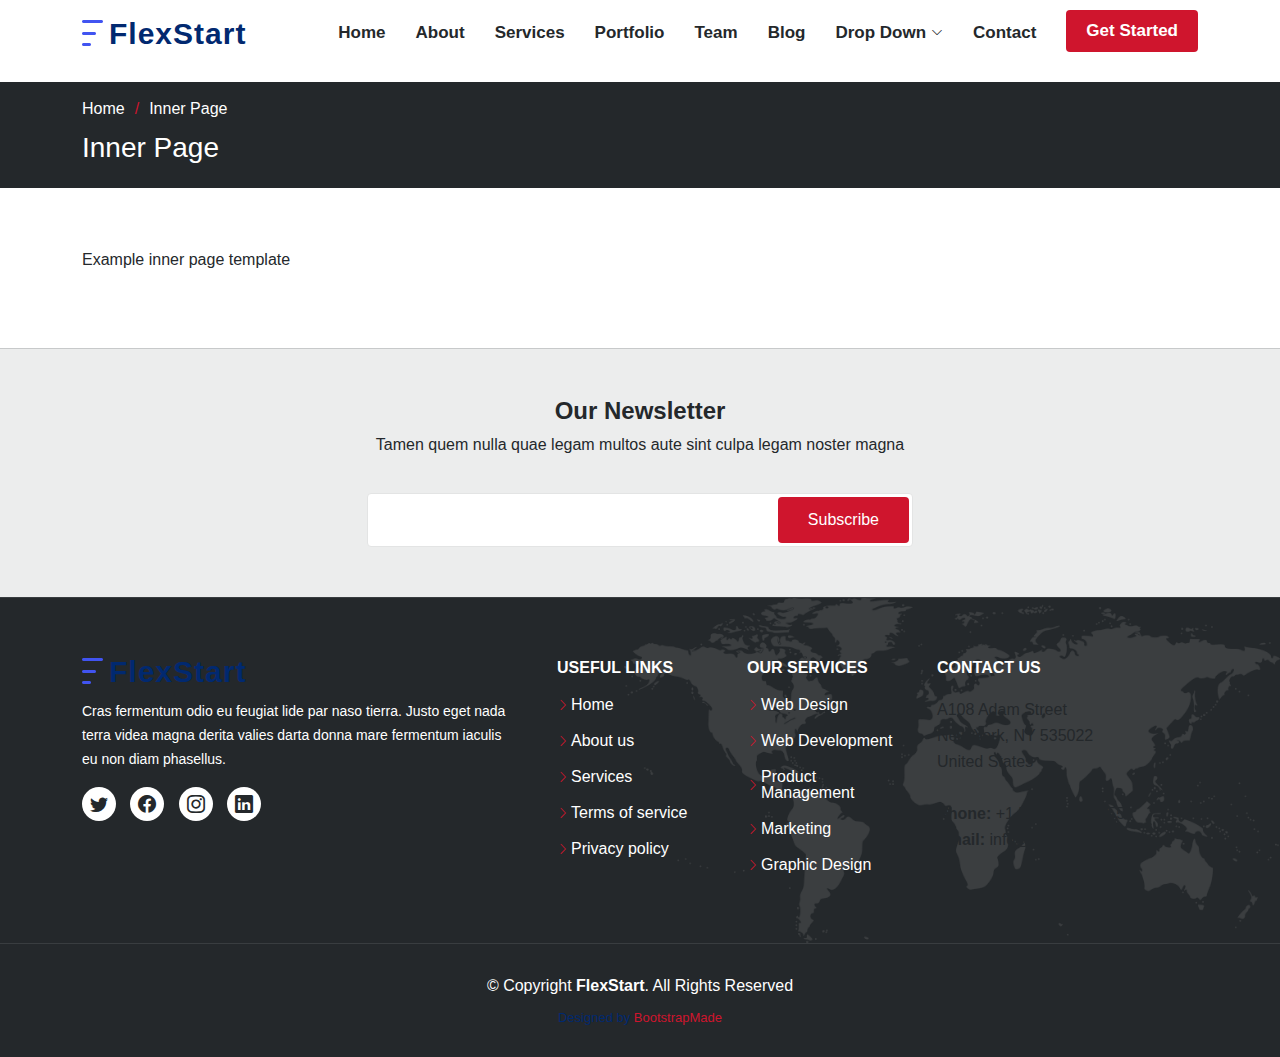
<file: inner-page.html>
<!DOCTYPE html>
<html lang="en">

<head>
  <meta charset="utf-8">
  <meta content="width=device-width, initial-scale=1.0" name="viewport">

  <title>Inner Page - FlexStart Bootstrap Template</title>
  <meta content="" name="description">
  <meta content="" name="keywords">

  <!-- Favicons -->
  <link href="assets/img/favicon.png" rel="icon">
  <link href="assets/img/apple-touch-icon.png" rel="apple-touch-icon">

  <!-- Google Fonts -->
  <link href="https://fonts.googleapis.com/css?family=Open+Sans:300,300i,400,400i,600,600i,700,700i|Nunito:300,300i,400,400i,600,600i,700,700i|Poppins:300,300i,400,400i,500,500i,600,600i,700,700i" rel="stylesheet">

  <!-- Vendor CSS Files -->
  <link href="assets/vendor/bootstrap/css/bootstrap.min.css" rel="stylesheet">
  <link href="assets/vendor/bootstrap-icons/bootstrap-icons.css" rel="stylesheet">
  <link href="assets/vendor/aos/aos.css" rel="stylesheet">
  <link href="assets/vendor/remixicon/remixicon.css" rel="stylesheet">
  <link href="assets/vendor/swiper/swiper-bundle.min.css" rel="stylesheet">
  <link href="assets/vendor/glightbox/css/glightbox.min.css" rel="stylesheet">

  <!-- Template Main CSS File -->
  <link href="assets/css/style.css" rel="stylesheet">

  <!-- =======================================================
  * Template Name: FlexStart - v1.1.1
  * Template URL: https://bootstrapmade.com/flexstart-bootstrap-startup-template/
  * Author: BootstrapMade.com
  * License: https://bootstrapmade.com/license/
  ======================================================== -->
</head>

<body>

  <!-- ======= Header ======= -->
  <header id="header" class="header fixed-top">
    <div class="container-fluid container-xl d-flex align-items-center justify-content-between">

      <a href="index.html" class="logo d-flex align-items-center">
        <img src="assets/img/logo.png" alt="">
        <span>FlexStart</span>
      </a>

      <nav id="navbar" class="navbar">
        <ul>
          <li><a class="nav-link scrollto " href="#hero">Home</a></li>
          <li><a class="nav-link scrollto" href="#about">About</a></li>
          <li><a class="nav-link scrollto" href="#services">Services</a></li>
          <li><a class="nav-link scrollto" href="#portfolio">Portfolio</a></li>
          <li><a class="nav-link scrollto" href="#team">Team</a></li>
          <li><a href="blog.html">Blog</a></li>
          <li class="dropdown"><a href="#"><span>Drop Down</span> <i class="bi bi-chevron-down"></i></a>
            <ul>
              <li><a href="#">Drop Down 1</a></li>
              <li class="dropdown"><a href="#"><span>Deep Drop Down</span> <i class="bi bi-chevron-right"></i></a>
                <ul>
                  <li><a href="#">Deep Drop Down 1</a></li>
                  <li><a href="#">Deep Drop Down 2</a></li>
                  <li><a href="#">Deep Drop Down 3</a></li>
                  <li><a href="#">Deep Drop Down 4</a></li>
                  <li><a href="#">Deep Drop Down 5</a></li>
                </ul>
              </li>
              <li><a href="#">Drop Down 2</a></li>
              <li><a href="#">Drop Down 3</a></li>
              <li><a href="#">Drop Down 4</a></li>
            </ul>
          </li>
          <li><a class="nav-link scrollto" href="#contact">Contact</a></li>
          <li><a class="getstarted scrollto" href="#about">Get Started</a></li>
        </ul>
        <i class="bi bi-list mobile-nav-toggle"></i>
      </nav><!-- .navbar -->

    </div>
  </header><!-- End Header -->

  <main id="main">

    <!-- ======= Breadcrumbs ======= -->
    <section class="breadcrumbs">
      <div class="container">

        <ol>
          <li><a href="index.html">Home</a></li>
          <li>Inner Page</li>
        </ol>
        <h2>Inner Page</h2>

      </div>
    </section><!-- End Breadcrumbs -->

    <section class="inner-page">
      <div class="container">
        <p>
          Example inner page template
        </p>
      </div>
    </section>

  </main><!-- End #main -->

  <!-- ======= Footer ======= -->
  <footer id="footer" class="footer">

    <div class="footer-newsletter">
      <div class="container">
        <div class="row justify-content-center">
          <div class="col-lg-12 text-center">
            <h4>Our Newsletter</h4>
            <p>Tamen quem nulla quae legam multos aute sint culpa legam noster magna</p>
          </div>
          <div class="col-lg-6">
            <form action="" method="post">
              <input type="email" name="email"><input type="submit" value="Subscribe">
            </form>
          </div>
        </div>
      </div>
    </div>

    <div class="footer-top">
      <div class="container">
        <div class="row gy-4">
          <div class="col-lg-5 col-md-12 footer-info">
            <a href="index.html" class="logo d-flex align-items-center">
              <img src="assets/img/logo.png" alt="">
              <span>FlexStart</span>
            </a>
            <p>Cras fermentum odio eu feugiat lide par naso tierra. Justo eget nada terra videa magna derita valies darta donna mare fermentum iaculis eu non diam phasellus.</p>
            <div class="social-links mt-3">
              <a href="#" class="twitter"><i class="bi bi-twitter"></i></a>
              <a href="#" class="facebook"><i class="bi bi-facebook"></i></a>
              <a href="#" class="instagram"><i class="bi bi-instagram bx bxl-instagram"></i></a>
              <a href="#" class="linkedin"><i class="bi bi-linkedin bx bxl-linkedin"></i></a>
            </div>
          </div>

          <div class="col-lg-2 col-6 footer-links">
            <h4>Useful Links</h4>
            <ul>
              <li><i class="bi bi-chevron-right"></i> <a href="#">Home</a></li>
              <li><i class="bi bi-chevron-right"></i> <a href="#">About us</a></li>
              <li><i class="bi bi-chevron-right"></i> <a href="#">Services</a></li>
              <li><i class="bi bi-chevron-right"></i> <a href="#">Terms of service</a></li>
              <li><i class="bi bi-chevron-right"></i> <a href="#">Privacy policy</a></li>
            </ul>
          </div>

          <div class="col-lg-2 col-6 footer-links">
            <h4>Our Services</h4>
            <ul>
              <li><i class="bi bi-chevron-right"></i> <a href="#">Web Design</a></li>
              <li><i class="bi bi-chevron-right"></i> <a href="#">Web Development</a></li>
              <li><i class="bi bi-chevron-right"></i> <a href="#">Product Management</a></li>
              <li><i class="bi bi-chevron-right"></i> <a href="#">Marketing</a></li>
              <li><i class="bi bi-chevron-right"></i> <a href="#">Graphic Design</a></li>
            </ul>
          </div>

          <div class="col-lg-3 col-md-12 footer-contact text-center text-md-start">
            <h4>Contact Us</h4>
            <p>
              A108 Adam Street <br>
              New York, NY 535022<br>
              United States <br><br>
              <strong>Phone:</strong> +1 5589 55488 55<br>
              <strong>Email:</strong> info@example.com<br>
            </p>

          </div>

        </div>
      </div>
    </div>

    <div class="container">
      <div class="copyright">
        &copy; Copyright <strong><span>FlexStart</span></strong>. All Rights Reserved
      </div>
      <div class="credits">
        <!-- All the links in the footer should remain intact. -->
        <!-- You can delete the links only if you purchased the pro version. -->
        <!-- Licensing information: https://bootstrapmade.com/license/ -->
        <!-- Purchase the pro version with working PHP/AJAX contact form: https://bootstrapmade.com/flexstart-bootstrap-startup-template/ -->
        Designed by <a href="https://bootstrapmade.com/">BootstrapMade</a>
      </div>
    </div>
  </footer><!-- End Footer -->

  <a href="#" class="back-to-top d-flex align-items-center justify-content-center"><i class="bi bi-arrow-up-short"></i></a>

  <!-- Vendor JS Files -->
  <script src="assets/vendor/bootstrap/js/bootstrap.bundle.js"></script>
  <script src="assets/vendor/aos/aos.js"></script>
  <script src="assets/vendor/php-email-form/validate.js"></script>
  <script src="assets/vendor/swiper/swiper-bundle.min.js"></script>
  <script src="assets/vendor/purecounter/purecounter.js"></script>
  <script src="assets/vendor/isotope-layout/isotope.pkgd.min.js"></script>
  <script src="assets/vendor/glightbox/js/glightbox.min.js"></script>

  <!-- Template Main JS File -->
  <script src="assets/js/main.js"></script>

</body>

</html>
</file>
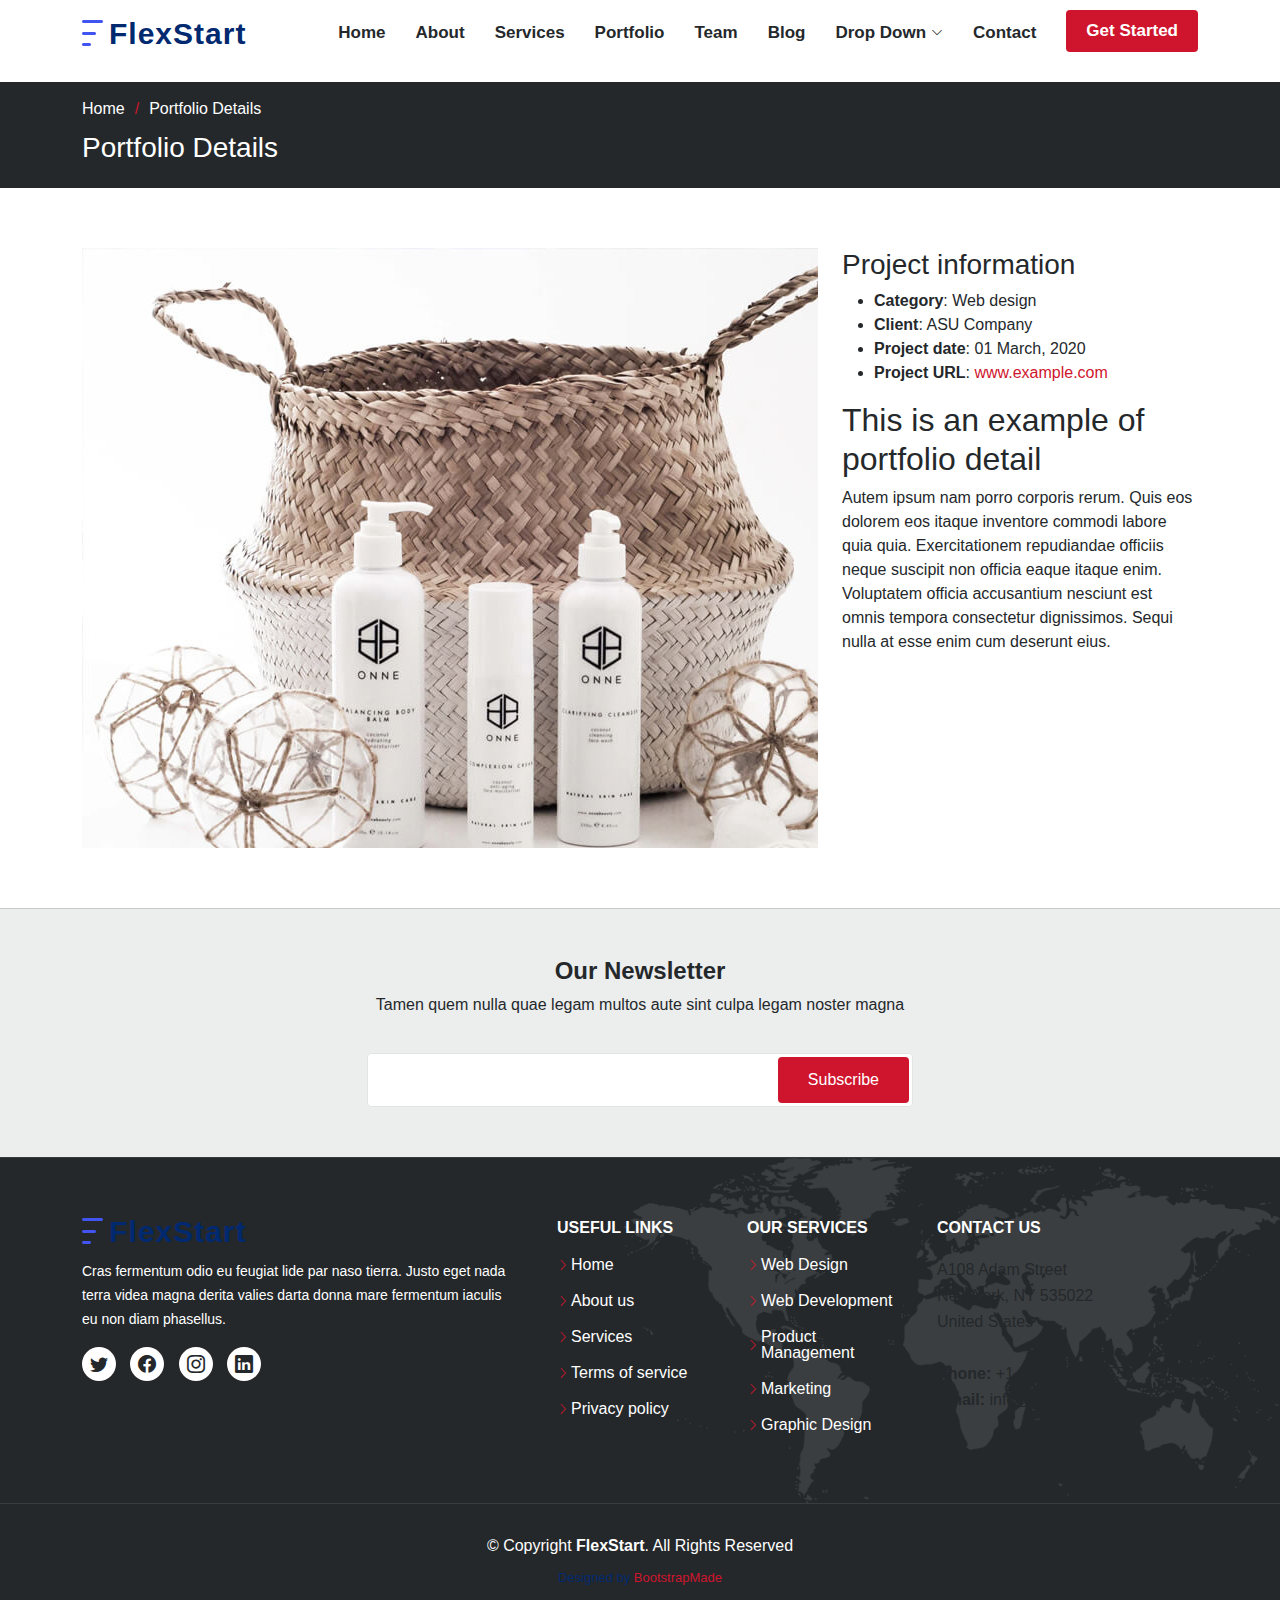
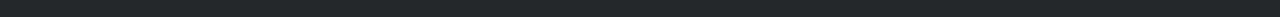
<file: portfolio-details.html>
<!DOCTYPE html>
<html lang="en">

<head>
  <meta charset="utf-8">
  <meta content="width=device-width, initial-scale=1.0" name="viewport">

  <title>Portfolio Details - FlexStart Bootstrap Template</title>
  <meta content="" name="description">
  <meta content="" name="keywords">

  <!-- Favicons -->
  <link href="assets/img/favicon.png" rel="icon">
  <link href="assets/img/apple-touch-icon.png" rel="apple-touch-icon">

  <!-- Google Fonts -->
  <link href="https://fonts.googleapis.com/css?family=Open+Sans:300,300i,400,400i,600,600i,700,700i|Nunito:300,300i,400,400i,600,600i,700,700i|Poppins:300,300i,400,400i,500,500i,600,600i,700,700i" rel="stylesheet">

  <!-- Vendor CSS Files -->
  <link href="assets/vendor/bootstrap/css/bootstrap.min.css" rel="stylesheet">
  <link href="assets/vendor/bootstrap-icons/bootstrap-icons.css" rel="stylesheet">
  <link href="assets/vendor/aos/aos.css" rel="stylesheet">
  <link href="assets/vendor/remixicon/remixicon.css" rel="stylesheet">
  <link href="assets/vendor/swiper/swiper-bundle.min.css" rel="stylesheet">
  <link href="assets/vendor/glightbox/css/glightbox.min.css" rel="stylesheet">

  <!-- Template Main CSS File -->
  <link href="assets/css/style.css" rel="stylesheet">

  <!-- =======================================================
  * Template Name: FlexStart - v1.1.1
  * Template URL: https://bootstrapmade.com/flexstart-bootstrap-startup-template/
  * Author: BootstrapMade.com
  * License: https://bootstrapmade.com/license/
  ======================================================== -->
</head>

<body>

  <!-- ======= Header ======= -->
  <header id="header" class="header fixed-top">
    <div class="container-fluid container-xl d-flex align-items-center justify-content-between">

      <a href="index.html" class="logo d-flex align-items-center">
        <img src="assets/img/logo.png" alt="">
        <span>FlexStart</span>
      </a>

      <nav id="navbar" class="navbar">
        <ul>
          <li><a class="nav-link scrollto " href="#hero">Home</a></li>
          <li><a class="nav-link scrollto" href="#about">About</a></li>
          <li><a class="nav-link scrollto" href="#services">Services</a></li>
          <li><a class="nav-link scrollto" href="#portfolio">Portfolio</a></li>
          <li><a class="nav-link scrollto" href="#team">Team</a></li>
          <li><a href="blog.html">Blog</a></li>
          <li class="dropdown"><a href="#"><span>Drop Down</span> <i class="bi bi-chevron-down"></i></a>
            <ul>
              <li><a href="#">Drop Down 1</a></li>
              <li class="dropdown"><a href="#"><span>Deep Drop Down</span> <i class="bi bi-chevron-right"></i></a>
                <ul>
                  <li><a href="#">Deep Drop Down 1</a></li>
                  <li><a href="#">Deep Drop Down 2</a></li>
                  <li><a href="#">Deep Drop Down 3</a></li>
                  <li><a href="#">Deep Drop Down 4</a></li>
                  <li><a href="#">Deep Drop Down 5</a></li>
                </ul>
              </li>
              <li><a href="#">Drop Down 2</a></li>
              <li><a href="#">Drop Down 3</a></li>
              <li><a href="#">Drop Down 4</a></li>
            </ul>
          </li>
          <li><a class="nav-link scrollto" href="#contact">Contact</a></li>
          <li><a class="getstarted scrollto" href="#about">Get Started</a></li>
        </ul>
        <i class="bi bi-list mobile-nav-toggle"></i>
      </nav><!-- .navbar -->

    </div>
  </header><!-- End Header -->

  <main id="main">

    <!-- ======= Breadcrumbs ======= -->
    <section class="breadcrumbs">
      <div class="container">

        <ol>
          <li><a href="index.html">Home</a></li>
          <li>Portfolio Details</li>
        </ol>
        <h2>Portfolio Details</h2>

      </div>
    </section><!-- End Breadcrumbs -->

    <!-- ======= Portfolio Details Section ======= -->
    <section id="portfolio-details" class="portfolio-details">
      <div class="container">

        <div class="row gy-4">

          <div class="col-lg-8">
            <div class="portfolio-details-slider swiper-container">
              <div class="swiper-wrapper align-items-center">

                <div class="swiper-slide">
                  <img src="assets/img/portfolio/portfolio-1.jpg" alt="">
                </div>

                <div class="swiper-slide">
                  <img src="assets/img/portfolio/portfolio-2.jpg" alt="">
                </div>

                <div class="swiper-slide">
                  <img src="assets/img/portfolio/portfolio-3.jpg" alt="">
                </div>

              </div>
              <div class="swiper-pagination"></div>
            </div>
          </div>

          <div class="col-lg-4">
            <div class="portfolio-info">
              <h3>Project information</h3>
              <ul>
                <li><strong>Category</strong>: Web design</li>
                <li><strong>Client</strong>: ASU Company</li>
                <li><strong>Project date</strong>: 01 March, 2020</li>
                <li><strong>Project URL</strong>: <a href="#">www.example.com</a></li>
              </ul>
            </div>
            <div class="portfolio-description">
              <h2>This is an example of portfolio detail</h2>
              <p>
                Autem ipsum nam porro corporis rerum. Quis eos dolorem eos itaque inventore commodi labore quia quia. Exercitationem repudiandae officiis neque suscipit non officia eaque itaque enim. Voluptatem officia accusantium nesciunt est omnis tempora consectetur dignissimos. Sequi nulla at esse enim cum deserunt eius.
              </p>
            </div>
          </div>

        </div>

      </div>
    </section><!-- End Portfolio Details Section -->

  </main><!-- End #main -->

  <!-- ======= Footer ======= -->
  <footer id="footer" class="footer">

    <div class="footer-newsletter">
      <div class="container">
        <div class="row justify-content-center">
          <div class="col-lg-12 text-center">
            <h4>Our Newsletter</h4>
            <p>Tamen quem nulla quae legam multos aute sint culpa legam noster magna</p>
          </div>
          <div class="col-lg-6">
            <form action="" method="post">
              <input type="email" name="email"><input type="submit" value="Subscribe">
            </form>
          </div>
        </div>
      </div>
    </div>

    <div class="footer-top">
      <div class="container">
        <div class="row gy-4">
          <div class="col-lg-5 col-md-12 footer-info">
            <a href="index.html" class="logo d-flex align-items-center">
              <img src="assets/img/logo.png" alt="">
              <span>FlexStart</span>
            </a>
            <p>Cras fermentum odio eu feugiat lide par naso tierra. Justo eget nada terra videa magna derita valies darta donna mare fermentum iaculis eu non diam phasellus.</p>
            <div class="social-links mt-3">
              <a href="#" class="twitter"><i class="bi bi-twitter"></i></a>
              <a href="#" class="facebook"><i class="bi bi-facebook"></i></a>
              <a href="#" class="instagram"><i class="bi bi-instagram bx bxl-instagram"></i></a>
              <a href="#" class="linkedin"><i class="bi bi-linkedin bx bxl-linkedin"></i></a>
            </div>
          </div>

          <div class="col-lg-2 col-6 footer-links">
            <h4>Useful Links</h4>
            <ul>
              <li><i class="bi bi-chevron-right"></i> <a href="#">Home</a></li>
              <li><i class="bi bi-chevron-right"></i> <a href="#">About us</a></li>
              <li><i class="bi bi-chevron-right"></i> <a href="#">Services</a></li>
              <li><i class="bi bi-chevron-right"></i> <a href="#">Terms of service</a></li>
              <li><i class="bi bi-chevron-right"></i> <a href="#">Privacy policy</a></li>
            </ul>
          </div>

          <div class="col-lg-2 col-6 footer-links">
            <h4>Our Services</h4>
            <ul>
              <li><i class="bi bi-chevron-right"></i> <a href="#">Web Design</a></li>
              <li><i class="bi bi-chevron-right"></i> <a href="#">Web Development</a></li>
              <li><i class="bi bi-chevron-right"></i> <a href="#">Product Management</a></li>
              <li><i class="bi bi-chevron-right"></i> <a href="#">Marketing</a></li>
              <li><i class="bi bi-chevron-right"></i> <a href="#">Graphic Design</a></li>
            </ul>
          </div>

          <div class="col-lg-3 col-md-12 footer-contact text-center text-md-start">
            <h4>Contact Us</h4>
            <p>
              A108 Adam Street <br>
              New York, NY 535022<br>
              United States <br><br>
              <strong>Phone:</strong> +1 5589 55488 55<br>
              <strong>Email:</strong> info@example.com<br>
            </p>

          </div>

        </div>
      </div>
    </div>

    <div class="container">
      <div class="copyright">
        &copy; Copyright <strong><span>FlexStart</span></strong>. All Rights Reserved
      </div>
      <div class="credits">
        <!-- All the links in the footer should remain intact. -->
        <!-- You can delete the links only if you purchased the pro version. -->
        <!-- Licensing information: https://bootstrapmade.com/license/ -->
        <!-- Purchase the pro version with working PHP/AJAX contact form: https://bootstrapmade.com/flexstart-bootstrap-startup-template/ -->
        Designed by <a href="https://bootstrapmade.com/">BootstrapMade</a>
      </div>
    </div>
  </footer><!-- End Footer -->

  <a href="#" class="back-to-top d-flex align-items-center justify-content-center"><i class="bi bi-arrow-up-short"></i></a>

  <!-- Vendor JS Files -->
  <script src="assets/vendor/bootstrap/js/bootstrap.bundle.js"></script>
  <script src="assets/vendor/aos/aos.js"></script>
  <script src="assets/vendor/php-email-form/validate.js"></script>
  <script src="assets/vendor/swiper/swiper-bundle.min.js"></script>
  <script src="assets/vendor/purecounter/purecounter.js"></script>
  <script src="assets/vendor/isotope-layout/isotope.pkgd.min.js"></script>
  <script src="assets/vendor/glightbox/js/glightbox.min.js"></script>

  <!-- Template Main JS File -->
  <script src="assets/js/main.js"></script>

</body>

</html>
</file>
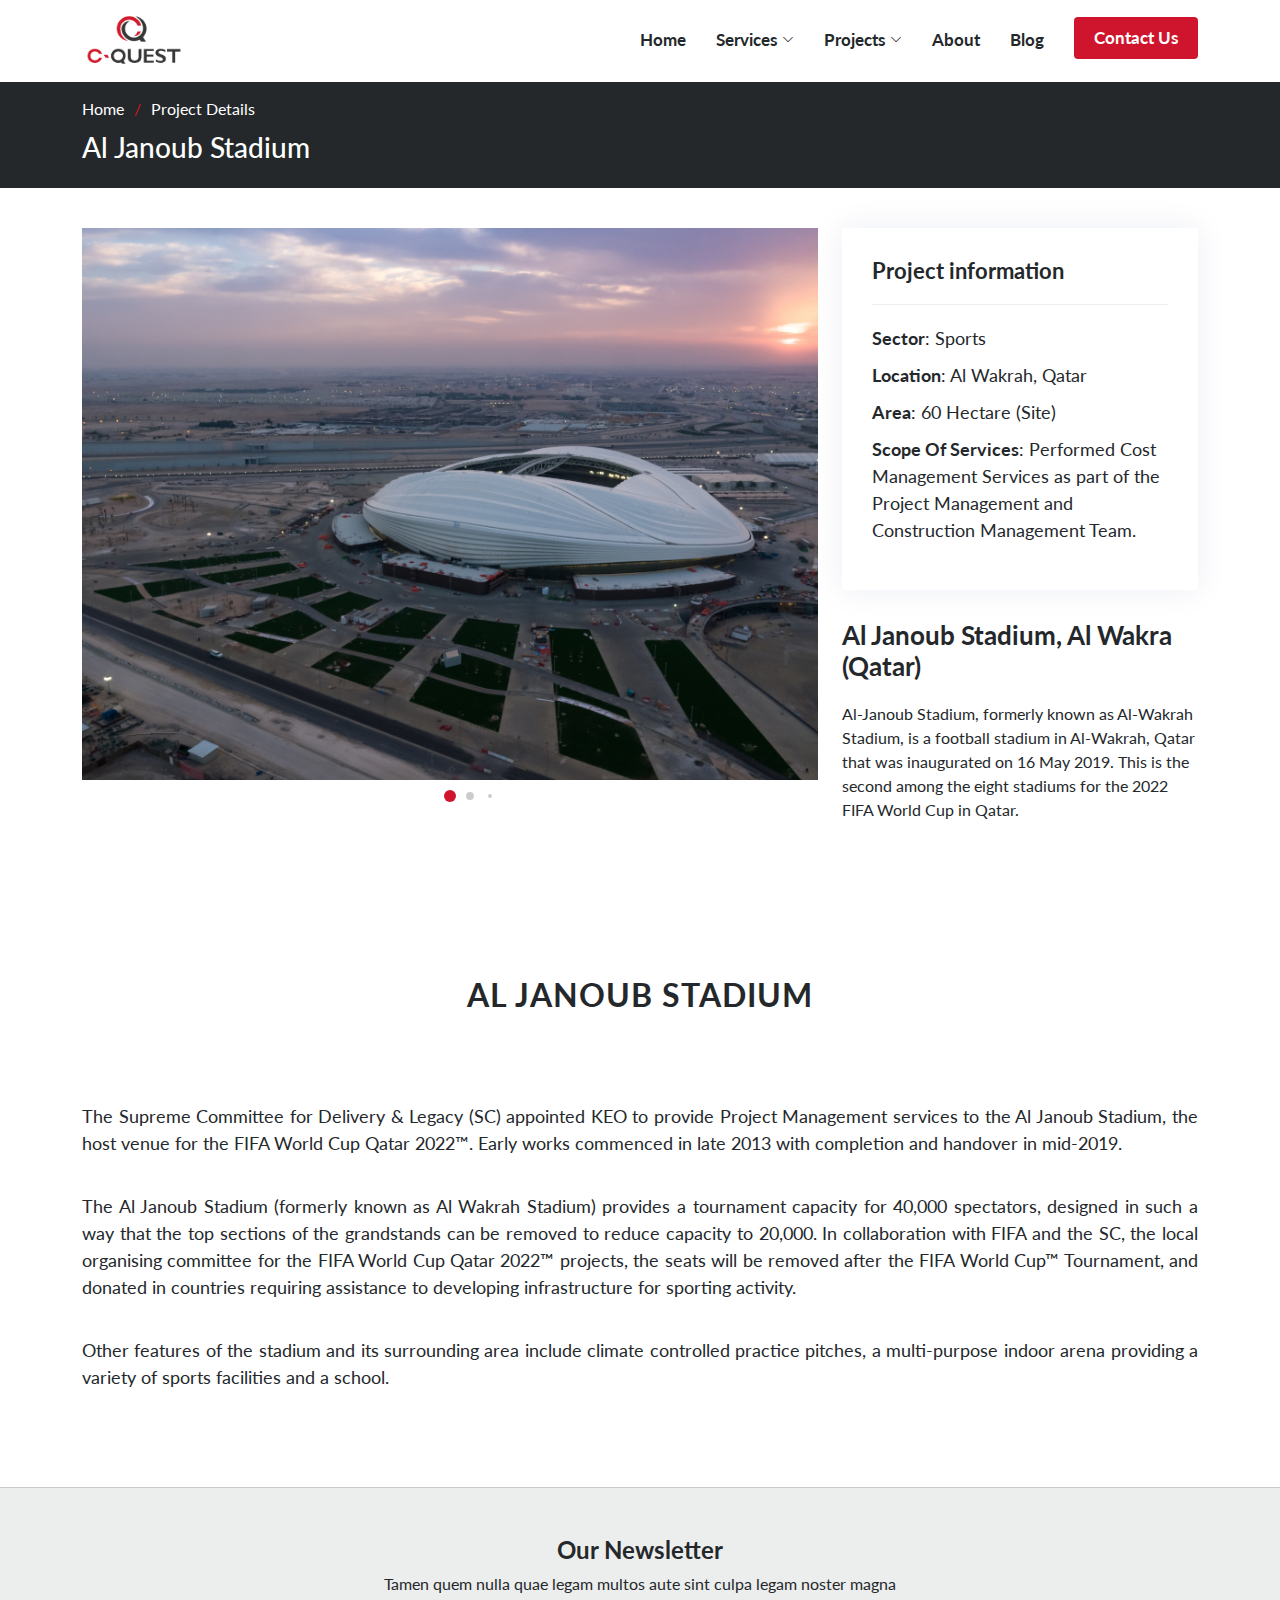
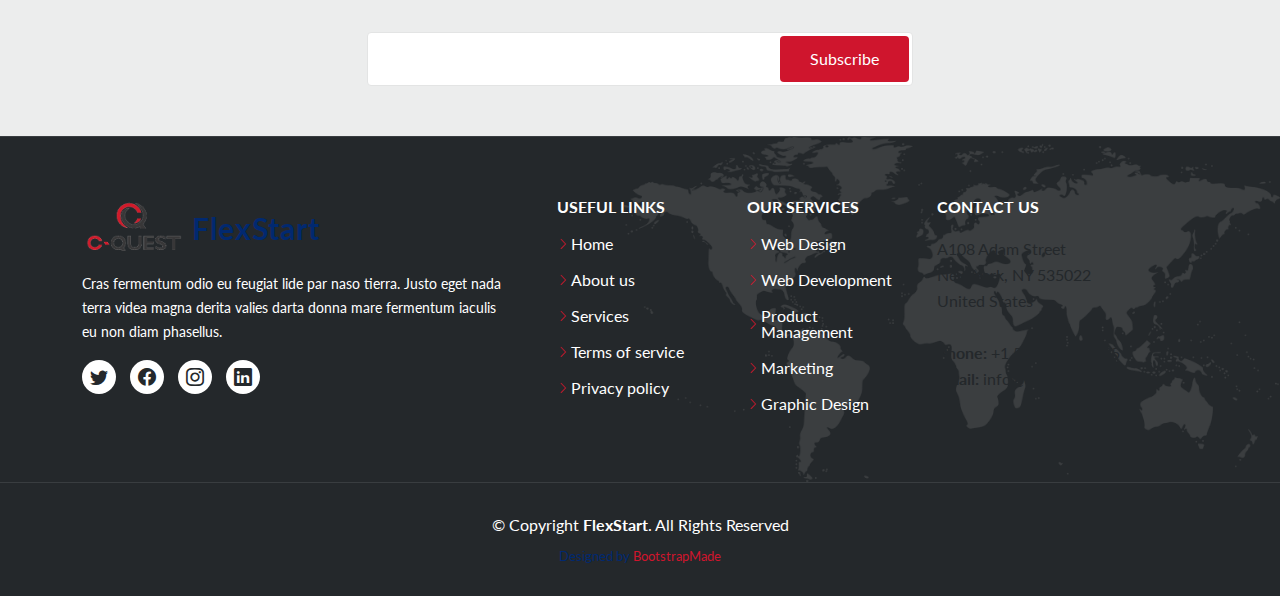
<file: projects/al-janoub-stadium.html>
<!DOCTYPE html>
<html lang="en">

<head>
  <meta charset="utf-8">
  <meta content="width=device-width, initial-scale=1.0" name="viewport">

  <title>Al Wakrah Stadium | Project</title>
  <meta content="" name="description">
  <meta content="" name="keywords">

  <!-- Favicons -->
  <link href="../assets/img/favicon.png" rel="icon">
  <link href="../assets/img/apple-touch-icon.png" rel="apple-touch-icon">

  <!-- Google Fonts -->
  <link href="https://fonts.googleapis.com/css?family=Open+Sans:300,300i,400,400i,600,600i,700,700i|Nunito:300,300i,400,400i,600,600i,700,700i|Lato:300,300i,400,400i,500,500i,600,600i,700,700i" rel="stylesheet">

  <!-- Vendor CSS Files -->
  <link href="../assets/vendor/bootstrap/css/bootstrap.min.css" rel="stylesheet">
  <link href="../assets/vendor/bootstrap-icons/bootstrap-icons.css" rel="stylesheet">
  <link href="../assets/vendor/aos/aos.css" rel="stylesheet">
  <link href="../assets/vendor/remixicon/remixicon.css" rel="stylesheet">
  <link href="../assets/vendor/swiper/swiper-bundle.min.css" rel="stylesheet">
  <link href="../assets/vendor/glightbox/css/glightbox.min.css" rel="stylesheet">

  <!-- Template Main CSS File -->
  <link href="../assets/css/style.css" rel="stylesheet">

</head>

<body>

  <!-- ======= Header ======= -->
  <header id="header" class="header fixed-top">
    <div class="container-fluid container-xl d-flex align-items-center justify-content-between">

      <a href="index.html" class="logo d-flex align-items-center">
        <img src="../assets/img/dark-logo.png" alt="">
      </a>

      <nav id="navbar" class="navbar">
        <ul>
          <li><a class="nav-link scrollto" href="../index.html">Home</a></li>
          <li class="dropdown">
            <a href="../services.html"><span>Services</span> <i class="bi bi-chevron-down"></i></a>
            <ul class="row container-xl">
              <div class="col-sm-6 col-lg-3">
                <li><a href="#"><i class="ri-arrow-right-s-fill"></i>Feasibility Studies</a></li>
                <li><a href="#"><i class="ri-arrow-right-s-fill"></i>Value Management</a></li>
                <li><a href="#"><i class="ri-arrow-right-s-fill"></i>Final Account / Audits</a></li>
                <li><a href="#"><i class="ri-arrow-right-s-fill"></i>Tender Evaluation &amp; Negotiation</a></li>
                <li><a href="#"><i class="ri-arrow-right-s-fill"></i>Due Diligence</a></li>
                <li><a href="#"><i class="ri-arrow-right-s-fill"></i>Life Cycle Costing</a></li>
                <li><a href="#"><i class="ri-arrow-right-s-fill"></i>Project Tracking</a></li>
                <li><a href="#"><i class="ri-arrow-right-s-fill"></i>Contract Administration, Progress<br>&amp; Claims Evaluations</a></li>
              </div>
              <div class="col-sm-6 col-lg-3">
                <li><a href="#"><i class="ri-arrow-right-s-fill"></i>Cost Management</a></li>
                <li><a href="#"><i class="ri-arrow-right-s-fill"></i>Cost Planning &amp; Estimating</a></li>
                <li><a href="#"><i class="ri-arrow-right-s-fill"></i>Risk Analysis</a></li>
                <li><a href="#"><i class="ri-arrow-right-s-fill"></i>CDM Coordinator</a></li>
                <li><a href="#"><i class="ri-arrow-right-s-fill"></i>Project Monitoring</a></li>
                <li><a href="#"><i class="ri-arrow-right-s-fill"></i>Building Quality Audits</a></li>
                <li><a href="#"><i class="ri-arrow-right-s-fill"></i>Procurement Advice</a></li>
                <li><a href="#"><i class="ri-arrow-right-s-fill"></i>Employer &amp; Financier Agent,<br>Independent Certifier</a></li>
              </div>
              <div class="col-sm-6 col-lg-3">
                <li><a href="#"><i class="ri-arrow-right-s-fill"></i>Value Engineering</a></li>
                <li><a href="#"><i class="ri-arrow-right-s-fill"></i>Contract Advice</a></li>
                <li><a href="#"><i class="ri-arrow-right-s-fill"></i>Program Management</a></li>
                <li><a href="#"><i class="ri-arrow-right-s-fill"></i>M&amp;E QS</a></li>
                <li><a href="#"><i class="ri-arrow-right-s-fill"></i>Project Cost Benchmarking</a></li>
                <li><a href="#"><i class="ri-arrow-right-s-fill"></i>Litigation Support</a></li>
                <li><a href="#"><i class="ri-arrow-right-s-fill"></i>Cost Database (All Areas Of GCC)</a></li>
                <li><a href="#"><i class="ri-arrow-right-s-fill"></i>Bills Of Quantities / Schedules Of Works</a></li>
              </div>
              <div class="col-sm-6 col-lg-3">
                <li><a href="#"><i class="ri-arrow-right-s-fill"></i>Asset Management Planning</a></li>
                <li><a href="#"><i class="ri-arrow-right-s-fill"></i>Project Process Mapping</a></li>
                <li><a href="#"><i class="ri-arrow-right-s-fill"></i>Procurement Strategies</a></li>
                <li><a href="#"><i class="ri-arrow-right-s-fill"></i>Construction Defects</a></li>
                <li><a href="#"><i class="ri-arrow-right-s-fill"></i>Technical Adviser</a></li>
                <li><a href="#"><i class="ri-arrow-right-s-fill"></i>Alternate Dispute Resolution Services</a></li>
              </div>
            </ul>
          </li>
          <li class="dropdown"><a href="../projects.html"><span>Projects</span> <i class="bi bi-chevron-down"></i></a>
            <ul class="row container-xl">
              <li><a href="#">Drop Down 1</a></li>
              <li><a href="#">Drop Down 2</a></li>
              <li><a href="#">Drop Down 3</a></li>
              <li><a href="#">Drop Down 4</a></li>
            </ul>
          </li>
          <li><a class="nav-link scrollto" href="../about.html">About</a></li>
          <li><a href="../blog.html">Blog</a></li>
          <li><a class="getstarted scrollto" href="../contact.html">Contact Us</a></li>
        </ul>
        <i class="bi bi-list mobile-nav-toggle"></i>
      </nav><!-- .navbar -->

    </div>
  </header><!-- End Header -->

  <main id="main">

    <!-- ======= Breadcrumbs ======= -->
    <section class="breadcrumbs">
      <div class="container">

        <ol>
          <li><a href="index.html">Home</a></li>
          <li>Project Details</li>
        </ol>
        <h2>Al Janoub Stadium</h2>

      </div>
    </section><!-- End Breadcrumbs -->

    <!-- ======= project Details Section ======= -->
    <section id="project-details" class="project-details">
      <div class="container">

        <div class="row gy-4">

          <div class="col-lg-8">
            <div class="project-details-slider swiper-container">
              <div class="swiper-wrapper align-items-center">

                <div class="swiper-slide">
                  <img src="../assets/img/projects/al-janoub-stadium1.jpg" alt="">
                </div>

                <div class="swiper-slide">
                  <img src="../assets/img/projects/al-janoub-stadium2.jpg" alt="">
                </div>

                <div class="swiper-slide">
                  <img src="../assets/img/projects/al-janoub-stadium3.jpg" alt="">
                </div>

                <div class="swiper-slide">
                  <img src="../assets/img/projects/al-janoub-stadium4.jpg" alt="">
                </div>

              </div>
              <div class="swiper-pagination"></div>
            </div>
          </div>

          <div class="col-lg-4">
            <div class="project-info">
              <h3>Project information</h3>
              <ul>
                <li><strong>Sector</strong>: Sports</li>
                <li><strong>Location</strong>: Al Wakrah, Qatar</li>
                <li><strong>Area</strong>: 60 Hectare (Site)</li>
                <li><strong>Scope Of Services</strong>: Performed Cost Management Services as part of the Project Management and Construction Management Team.</li>
              </ul>
            </div>
            <div class="project-description">
              <h2>Al Janoub Stadium, Al Wakra (Qatar)</h2>
              <p>
                Al-Janoub Stadium, formerly known as Al-Wakrah Stadium, is a football stadium in Al-Wakrah, Qatar that was inaugurated on 16 May 2019. This is the second among the eight stadiums for the 2022 FIFA World Cup in Qatar.
              </p>
            </div>
          </div>

        </div>

      </div>
    </section><!-- End Project Details Section -->
    <section id="project-description-text" class="project-description-text">
      <header class="section-header">
        <h2>Al Janoub Stadium</h2>
      </header>
      <div class="container">
        <p>The Supreme Committee for Delivery & Legacy (SC) appointed KEO to provide Project Management services to the Al Janoub Stadium, the host venue for the FIFA World Cup Qatar 2022™. Early works commenced in late 2013 with completion and handover in mid-2019.</p>
        <p>The Al Janoub Stadium (formerly known as Al Wakrah Stadium) provides a tournament capacity for 40,000 spectators, designed in such a way that the top sections of the grandstands can be removed to reduce capacity to 20,000. In collaboration with FIFA and the SC, the local organising committee for the FIFA World Cup Qatar 2022™ projects, the seats will be removed after the FIFA World Cup™ Tournament, and donated in countries requiring assistance to developing infrastructure for sporting activity.</p>
        <p>Other features of the stadium and its surrounding area include climate controlled practice pitches, a multi-purpose indoor arena providing a variety of sports facilities and a school.</p>
      </div>
    </section>

  </main><!-- End #main -->

  <!-- ======= Footer ======= -->
  <footer id="footer" class="footer">

    <div class="footer-newsletter">
      <div class="container">
        <div class="row justify-content-center">
          <div class="col-lg-12 text-center">
            <h4>Our Newsletter</h4>
            <p>Tamen quem nulla quae legam multos aute sint culpa legam noster magna</p>
          </div>
          <div class="col-lg-6">
            <form action="" method="post">
              <input type="email" name="email"><input type="submit" value="Subscribe">
            </form>
          </div>
        </div>
      </div>
    </div>

    <div class="footer-top">
      <div class="container">
        <div class="row gy-4">
          <div class="col-lg-5 col-md-12 footer-info">
            <a href="index.html" class="logo d-flex align-items-center">
              <img src="../assets/img/dark-logo.png" alt="">
              <span>FlexStart</span>
            </a>
            <p>Cras fermentum odio eu feugiat lide par naso tierra. Justo eget nada terra videa magna derita valies darta donna mare fermentum iaculis eu non diam phasellus.</p>
            <div class="social-links mt-3">
              <a href="#" class="twitter"><i class="bi bi-twitter"></i></a>
              <a href="#" class="facebook"><i class="bi bi-facebook"></i></a>
              <a href="#" class="instagram"><i class="bi bi-instagram bx bxl-instagram"></i></a>
              <a href="#" class="linkedin"><i class="bi bi-linkedin bx bxl-linkedin"></i></a>
            </div>
          </div>

          <div class="col-lg-2 col-6 footer-links">
            <h4>Useful Links</h4>
            <ul>
              <li><i class="bi bi-chevron-right"></i> <a href="#">Home</a></li>
              <li><i class="bi bi-chevron-right"></i> <a href="#">About us</a></li>
              <li><i class="bi bi-chevron-right"></i> <a href="#">Services</a></li>
              <li><i class="bi bi-chevron-right"></i> <a href="#">Terms of service</a></li>
              <li><i class="bi bi-chevron-right"></i> <a href="#">Privacy policy</a></li>
            </ul>
          </div>

          <div class="col-lg-2 col-6 footer-links">
            <h4>Our Services</h4>
            <ul>
              <li><i class="bi bi-chevron-right"></i> <a href="#">Web Design</a></li>
              <li><i class="bi bi-chevron-right"></i> <a href="#">Web Development</a></li>
              <li><i class="bi bi-chevron-right"></i> <a href="#">Product Management</a></li>
              <li><i class="bi bi-chevron-right"></i> <a href="#">Marketing</a></li>
              <li><i class="bi bi-chevron-right"></i> <a href="#">Graphic Design</a></li>
            </ul>
          </div>

          <div class="col-lg-3 col-md-12 footer-contact text-center text-md-start">
            <h4>Contact Us</h4>
            <p>
              A108 Adam Street <br>
              New York, NY 535022<br>
              United States <br><br>
              <strong>Phone:</strong> +1 5589 55488 55<br>
              <strong>Email:</strong> info@example.com<br>
            </p>

          </div>

        </div>
      </div>
    </div>

    <div class="container">
      <div class="copyright">
        &copy; Copyright <strong><span>FlexStart</span></strong>. All Rights Reserved
      </div>
      <div class="credits">
        <!-- All the links in the footer should remain intact. -->
        <!-- You can delete the links only if you purchased the pro version. -->
        <!-- Licensing information: https://bootstrapmade.com/license/ -->
        <!-- Purchase the pro version with working PHP/AJAX contact form: https://bootstrapmade.com/flexstart-bootstrap-startup-template/ -->
        Designed by <a href="https://bootstrapmade.com/">BootstrapMade</a>
      </div>
    </div>
  </footer><!-- End Footer -->

  <a href="#" class="back-to-top d-flex align-items-center justify-content-center"><i class="bi bi-arrow-up-short"></i></a>

  <!-- Vendor JS Files -->
  <script src="../assets/vendor/bootstrap/js/bootstrap.bundle.js"></script>
  <script src="../assets/vendor/aos/aos.js"></script>
  <script src="../assets/vendor/php-email-form/validate.js"></script>
  <script src="../assets/vendor/swiper/swiper-bundle.min.js"></script>
  <script src="../assets/vendor/purecounter/purecounter.js"></script>
  <script src="../assets/vendor/isotope-layout/isotope.pkgd.min.js"></script>
  <script src="../assets/vendor/glightbox/js/glightbox.min.js"></script>

  <!-- Main JS File -->
  <script src="../assets/js/main.js"></script>

</body>

</html>
</file>
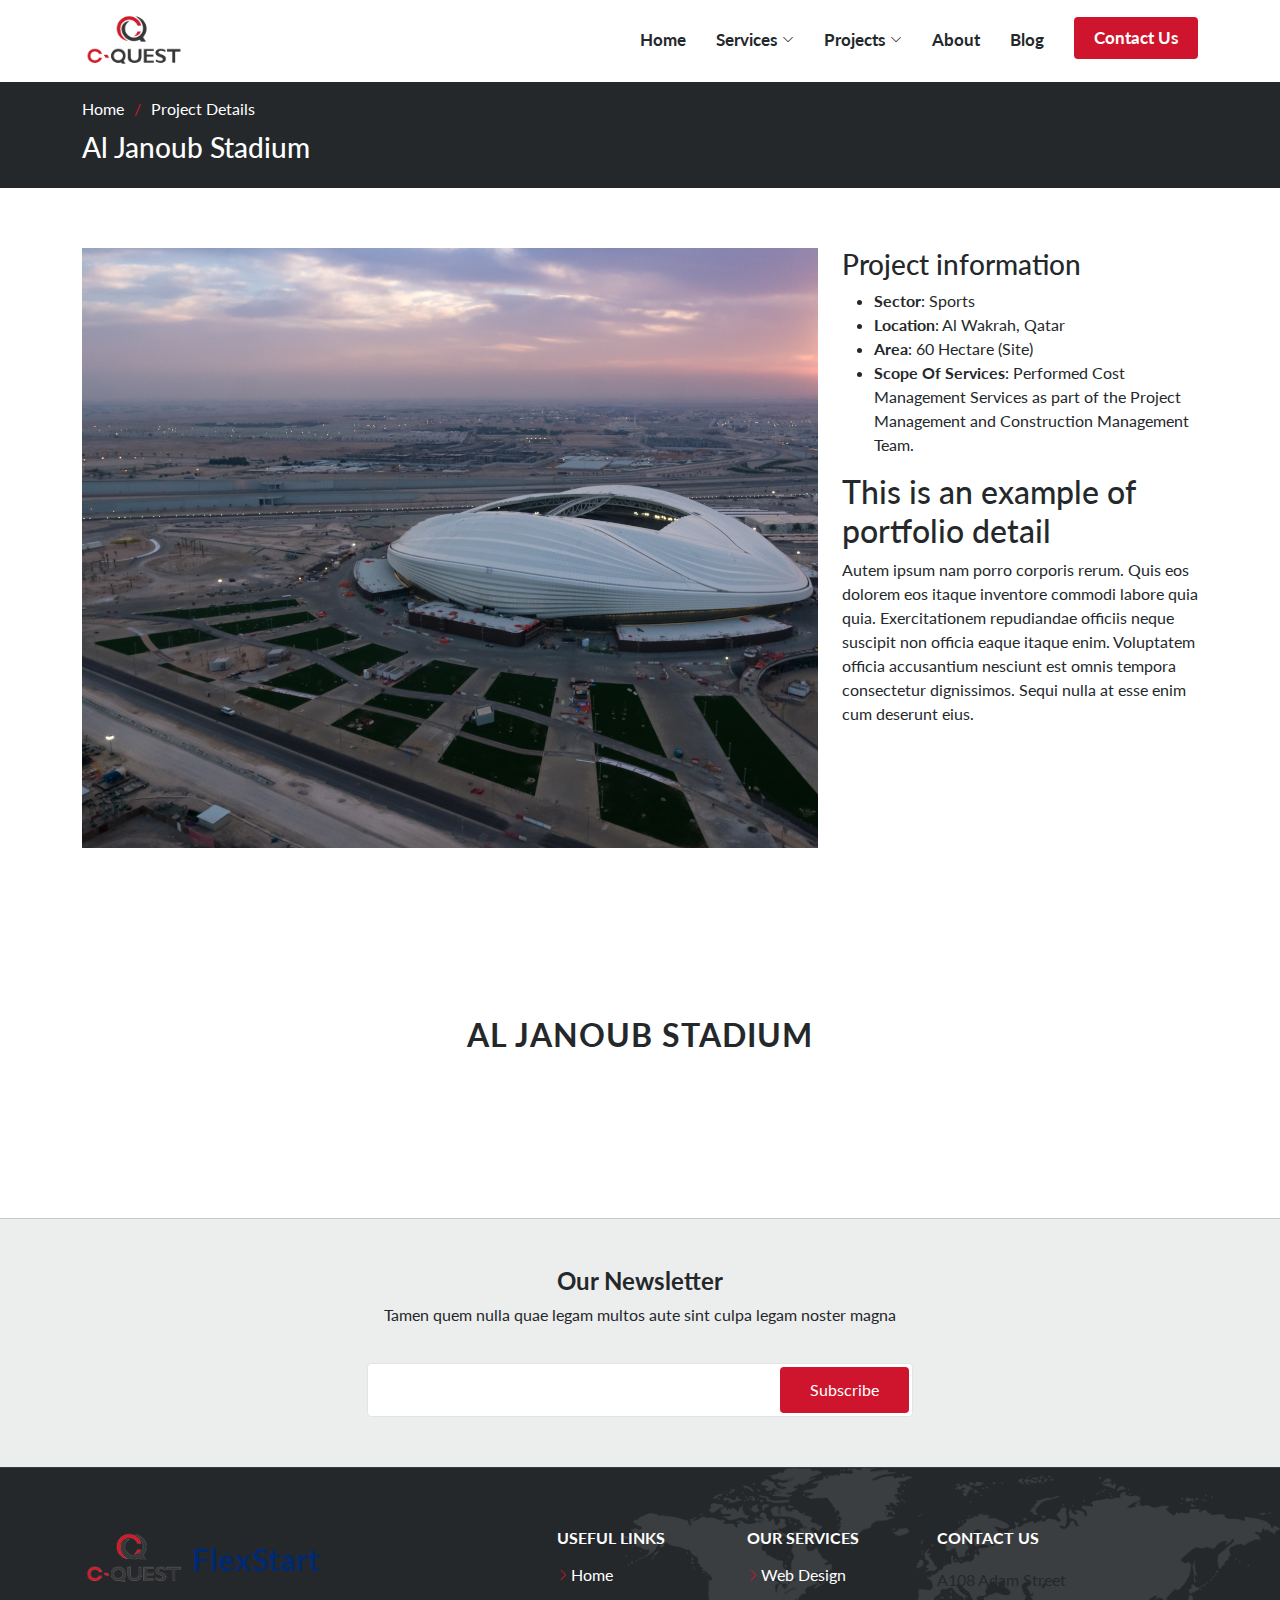
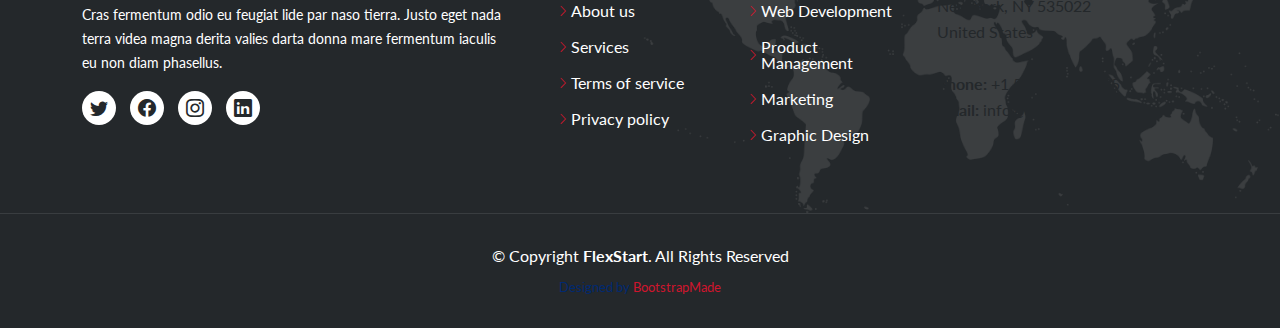
<file: projects/al-wakrah-stadium.html>
<!DOCTYPE html>
<html lang="en">

<head>
  <meta charset="utf-8">
  <meta content="width=device-width, initial-scale=1.0" name="viewport">

  <title>Al Wakrah Stadium | Project</title>
  <meta content="" name="description">
  <meta content="" name="keywords">

  <!-- Favicons -->
  <link href="../assets/img/favicon.png" rel="icon">
  <link href="../assets/img/apple-touch-icon.png" rel="apple-touch-icon">

  <!-- Google Fonts -->
  <link href="https://fonts.googleapis.com/css?family=Open+Sans:300,300i,400,400i,600,600i,700,700i|Nunito:300,300i,400,400i,600,600i,700,700i|Lato:300,300i,400,400i,500,500i,600,600i,700,700i" rel="stylesheet">

  <!-- Vendor CSS Files -->
  <link href="../assets/vendor/bootstrap/css/bootstrap.min.css" rel="stylesheet">
  <link href="../assets/vendor/bootstrap-icons/bootstrap-icons.css" rel="stylesheet">
  <link href="../assets/vendor/aos/aos.css" rel="stylesheet">
  <link href="../assets/vendor/remixicon/remixicon.css" rel="stylesheet">
  <link href="../assets/vendor/swiper/swiper-bundle.min.css" rel="stylesheet">
  <link href="../assets/vendor/glightbox/css/glightbox.min.css" rel="stylesheet">

  <!-- Template Main CSS File -->
  <link href="../assets/css/style.css" rel="stylesheet">

</head>

<body>

  <!-- ======= Header ======= -->
  <header id="header" class="header fixed-top">
    <div class="container-fluid container-xl d-flex align-items-center justify-content-between">

      <a href="index.html" class="logo d-flex align-items-center">
        <img src="../assets/img/dark-logo.png" alt="">
      </a>

      <nav id="navbar" class="navbar">
        <ul>
          <li><a class="nav-link scrollto" href="../index.html">Home</a></li>
          <li class="dropdown">
            <a href="../services.html"><span>Services</span> <i class="bi bi-chevron-down"></i></a>
            <ul class="row container-xl">
              <div class="col-sm-6 col-lg-3">
                <li><a href="#"><i class="ri-arrow-right-s-fill"></i>Feasibility Studies</a></li>
                <li><a href="#"><i class="ri-arrow-right-s-fill"></i>Value Management</a></li>
                <li><a href="#"><i class="ri-arrow-right-s-fill"></i>Final Account / Audits</a></li>
                <li><a href="#"><i class="ri-arrow-right-s-fill"></i>Tender Evaluation &amp; Negotiation</a></li>
                <li><a href="#"><i class="ri-arrow-right-s-fill"></i>Due Diligence</a></li>
                <li><a href="#"><i class="ri-arrow-right-s-fill"></i>Life Cycle Costing</a></li>
                <li><a href="#"><i class="ri-arrow-right-s-fill"></i>Project Tracking</a></li>
                <li><a href="#"><i class="ri-arrow-right-s-fill"></i>Contract Administration, Progress<br>&amp; Claims Evaluations</a></li>
              </div>
              <div class="col-sm-6 col-lg-3">
                <li><a href="#"><i class="ri-arrow-right-s-fill"></i>Cost Management</a></li>
                <li><a href="#"><i class="ri-arrow-right-s-fill"></i>Cost Planning &amp; Estimating</a></li>
                <li><a href="#"><i class="ri-arrow-right-s-fill"></i>Risk Analysis</a></li>
                <li><a href="#"><i class="ri-arrow-right-s-fill"></i>CDM Coordinator</a></li>
                <li><a href="#"><i class="ri-arrow-right-s-fill"></i>Project Monitoring</a></li>
                <li><a href="#"><i class="ri-arrow-right-s-fill"></i>Building Quality Audits</a></li>
                <li><a href="#"><i class="ri-arrow-right-s-fill"></i>Procurement Advice</a></li>
                <li><a href="#"><i class="ri-arrow-right-s-fill"></i>Employer &amp; Financier Agent,<br>Independent Certifier</a></li>
              </div>
              <div class="col-sm-6 col-lg-3">
                <li><a href="#"><i class="ri-arrow-right-s-fill"></i>Value Engineering</a></li>
                <li><a href="#"><i class="ri-arrow-right-s-fill"></i>Contract Advice</a></li>
                <li><a href="#"><i class="ri-arrow-right-s-fill"></i>Program Management</a></li>
                <li><a href="#"><i class="ri-arrow-right-s-fill"></i>M&amp;E QS</a></li>
                <li><a href="#"><i class="ri-arrow-right-s-fill"></i>Project Cost Benchmarking</a></li>
                <li><a href="#"><i class="ri-arrow-right-s-fill"></i>Litigation Support</a></li>
                <li><a href="#"><i class="ri-arrow-right-s-fill"></i>Cost Database (All Areas Of GCC)</a></li>
                <li><a href="#"><i class="ri-arrow-right-s-fill"></i>Bills Of Quantities / Schedules Of Works</a></li>
              </div>
              <div class="col-sm-6 col-lg-3">
                <li><a href="#"><i class="ri-arrow-right-s-fill"></i>Asset Management Planning</a></li>
                <li><a href="#"><i class="ri-arrow-right-s-fill"></i>Project Process Mapping</a></li>
                <li><a href="#"><i class="ri-arrow-right-s-fill"></i>Procurement Strategies</a></li>
                <li><a href="#"><i class="ri-arrow-right-s-fill"></i>Construction Defects</a></li>
                <li><a href="#"><i class="ri-arrow-right-s-fill"></i>Technical Adviser</a></li>
                <li><a href="#"><i class="ri-arrow-right-s-fill"></i>Alternate Dispute Resolution Services</a></li>
              </div>
            </ul>
          </li>
          <li class="dropdown"><a href="../projects.html"><span>Projects</span> <i class="bi bi-chevron-down"></i></a>
            <ul class="row container-xl">
              <li><a href="#">Drop Down 1</a></li>
              <li><a href="#">Drop Down 2</a></li>
              <li><a href="#">Drop Down 3</a></li>
              <li><a href="#">Drop Down 4</a></li>
            </ul>
          </li>
          <li><a class="nav-link scrollto" href="../about.html">About</a></li>
          <li><a href="../blog.html">Blog</a></li>
          <li><a class="getstarted scrollto" href="../contact.html">Contact Us</a></li>
        </ul>
        <i class="bi bi-list mobile-nav-toggle"></i>
      </nav><!-- .navbar -->

    </div>
  </header><!-- End Header -->

  <main id="main">

    <!-- ======= Breadcrumbs ======= -->
    <section class="breadcrumbs">
      <div class="container">

        <ol>
          <li><a href="index.html">Home</a></li>
          <li>Project Details</li>
        </ol>
        <h2>Al Janoub Stadium</h2>

      </div>
    </section><!-- End Breadcrumbs -->

    <!-- ======= Portfolio Details Section ======= -->
    <section id="portfolio-details" class="portfolio-details">
      <div class="container">

        <div class="row gy-4">

          <div class="col-lg-8">
            <div class="portfolio-details-slider swiper-container">
              <div class="swiper-wrapper align-items-center">

                <div class="swiper-slide">
                  <img src="../assets/img/projects/al-janoub-stadium1.jpg" alt="">
                </div>

                <div class="swiper-slide">
                  <img src="../assets/img/projects/al-janoub-stadium2.jpg" alt="">
                </div>

                <div class="swiper-slide">
                  <img src="../assets/img/projects/al-janoub-stadium3.jpg" alt="">
                </div>

                <div class="swiper-slide">
                  <img src="../assets/img/projects/al-janoub-stadium4.jpg" alt="">
                </div>

              </div>
              <div class="swiper-pagination"></div>
            </div>
          </div>

          <div class="col-lg-4">
            <div class="portfolio-info">
              <h3>Project information</h3>
              <ul>
                <li><strong>Sector</strong>: Sports</li>
                <li><strong>Location</strong>: Al Wakrah, Qatar</li>
                <li><strong>Area</strong>: 60 Hectare (Site)</li>
                <li><strong>Scope Of Services</strong>: Performed Cost Management Services as part of the Project Management and Construction Management Team.</li>
              </ul>
            </div>
            <div class="portfolio-description">
              <h2>This is an example of portfolio detail</h2>
              <p>
                Autem ipsum nam porro corporis rerum. Quis eos dolorem eos itaque inventore commodi labore quia quia. Exercitationem repudiandae officiis neque suscipit non officia eaque itaque enim. Voluptatem officia accusantium nesciunt est omnis tempora consectetur dignissimos. Sequi nulla at esse enim cum deserunt eius.
              </p>
            </div>
          </div>

        </div>

      </div>
    </section><!-- End Portfolio Details Section -->
    <section id="portfolio-text" class="portfolio-text">
      <header class="section-header">
        <h2>Al Janoub Stadium</h2>
      </header>
      <div class="container">
        <p></p>
        <p></p>
        <p></p>
        <p></p>
      </div>
    </section>

  </main><!-- End #main -->

  <!-- ======= Footer ======= -->
  <footer id="footer" class="footer">

    <div class="footer-newsletter">
      <div class="container">
        <div class="row justify-content-center">
          <div class="col-lg-12 text-center">
            <h4>Our Newsletter</h4>
            <p>Tamen quem nulla quae legam multos aute sint culpa legam noster magna</p>
          </div>
          <div class="col-lg-6">
            <form action="" method="post">
              <input type="email" name="email"><input type="submit" value="Subscribe">
            </form>
          </div>
        </div>
      </div>
    </div>

    <div class="footer-top">
      <div class="container">
        <div class="row gy-4">
          <div class="col-lg-5 col-md-12 footer-info">
            <a href="index.html" class="logo d-flex align-items-center">
              <img src="../assets/img/dark-logo.png" alt="">
              <span>FlexStart</span>
            </a>
            <p>Cras fermentum odio eu feugiat lide par naso tierra. Justo eget nada terra videa magna derita valies darta donna mare fermentum iaculis eu non diam phasellus.</p>
            <div class="social-links mt-3">
              <a href="#" class="twitter"><i class="bi bi-twitter"></i></a>
              <a href="#" class="facebook"><i class="bi bi-facebook"></i></a>
              <a href="#" class="instagram"><i class="bi bi-instagram bx bxl-instagram"></i></a>
              <a href="#" class="linkedin"><i class="bi bi-linkedin bx bxl-linkedin"></i></a>
            </div>
          </div>

          <div class="col-lg-2 col-6 footer-links">
            <h4>Useful Links</h4>
            <ul>
              <li><i class="bi bi-chevron-right"></i> <a href="#">Home</a></li>
              <li><i class="bi bi-chevron-right"></i> <a href="#">About us</a></li>
              <li><i class="bi bi-chevron-right"></i> <a href="#">Services</a></li>
              <li><i class="bi bi-chevron-right"></i> <a href="#">Terms of service</a></li>
              <li><i class="bi bi-chevron-right"></i> <a href="#">Privacy policy</a></li>
            </ul>
          </div>

          <div class="col-lg-2 col-6 footer-links">
            <h4>Our Services</h4>
            <ul>
              <li><i class="bi bi-chevron-right"></i> <a href="#">Web Design</a></li>
              <li><i class="bi bi-chevron-right"></i> <a href="#">Web Development</a></li>
              <li><i class="bi bi-chevron-right"></i> <a href="#">Product Management</a></li>
              <li><i class="bi bi-chevron-right"></i> <a href="#">Marketing</a></li>
              <li><i class="bi bi-chevron-right"></i> <a href="#">Graphic Design</a></li>
            </ul>
          </div>

          <div class="col-lg-3 col-md-12 footer-contact text-center text-md-start">
            <h4>Contact Us</h4>
            <p>
              A108 Adam Street <br>
              New York, NY 535022<br>
              United States <br><br>
              <strong>Phone:</strong> +1 5589 55488 55<br>
              <strong>Email:</strong> info@example.com<br>
            </p>

          </div>

        </div>
      </div>
    </div>

    <div class="container">
      <div class="copyright">
        &copy; Copyright <strong><span>FlexStart</span></strong>. All Rights Reserved
      </div>
      <div class="credits">
        <!-- All the links in the footer should remain intact. -->
        <!-- You can delete the links only if you purchased the pro version. -->
        <!-- Licensing information: https://bootstrapmade.com/license/ -->
        <!-- Purchase the pro version with working PHP/AJAX contact form: https://bootstrapmade.com/flexstart-bootstrap-startup-template/ -->
        Designed by <a href="https://bootstrapmade.com/">BootstrapMade</a>
      </div>
    </div>
  </footer><!-- End Footer -->

  <a href="#" class="back-to-top d-flex align-items-center justify-content-center"><i class="bi bi-arrow-up-short"></i></a>

  <!-- Vendor JS Files -->
  <script src="../assets/vendor/bootstrap/js/bootstrap.bundle.js"></script>
  <script src="../assets/vendor/aos/aos.js"></script>
  <script src="../assets/vendor/php-email-form/validate.js"></script>
  <script src="../assets/vendor/swiper/swiper-bundle.min.js"></script>
  <script src="../assets/vendor/purecounter/purecounter.js"></script>
  <script src="../assets/vendor/isotope-layout/isotope.pkgd.min.js"></script>
  <script src="../assets/vendor/glightbox/js/glightbox.min.js"></script>

  <!-- Main JS File -->
  <script src="../assets/js/main.js"></script>

</body>

</html>
</file>
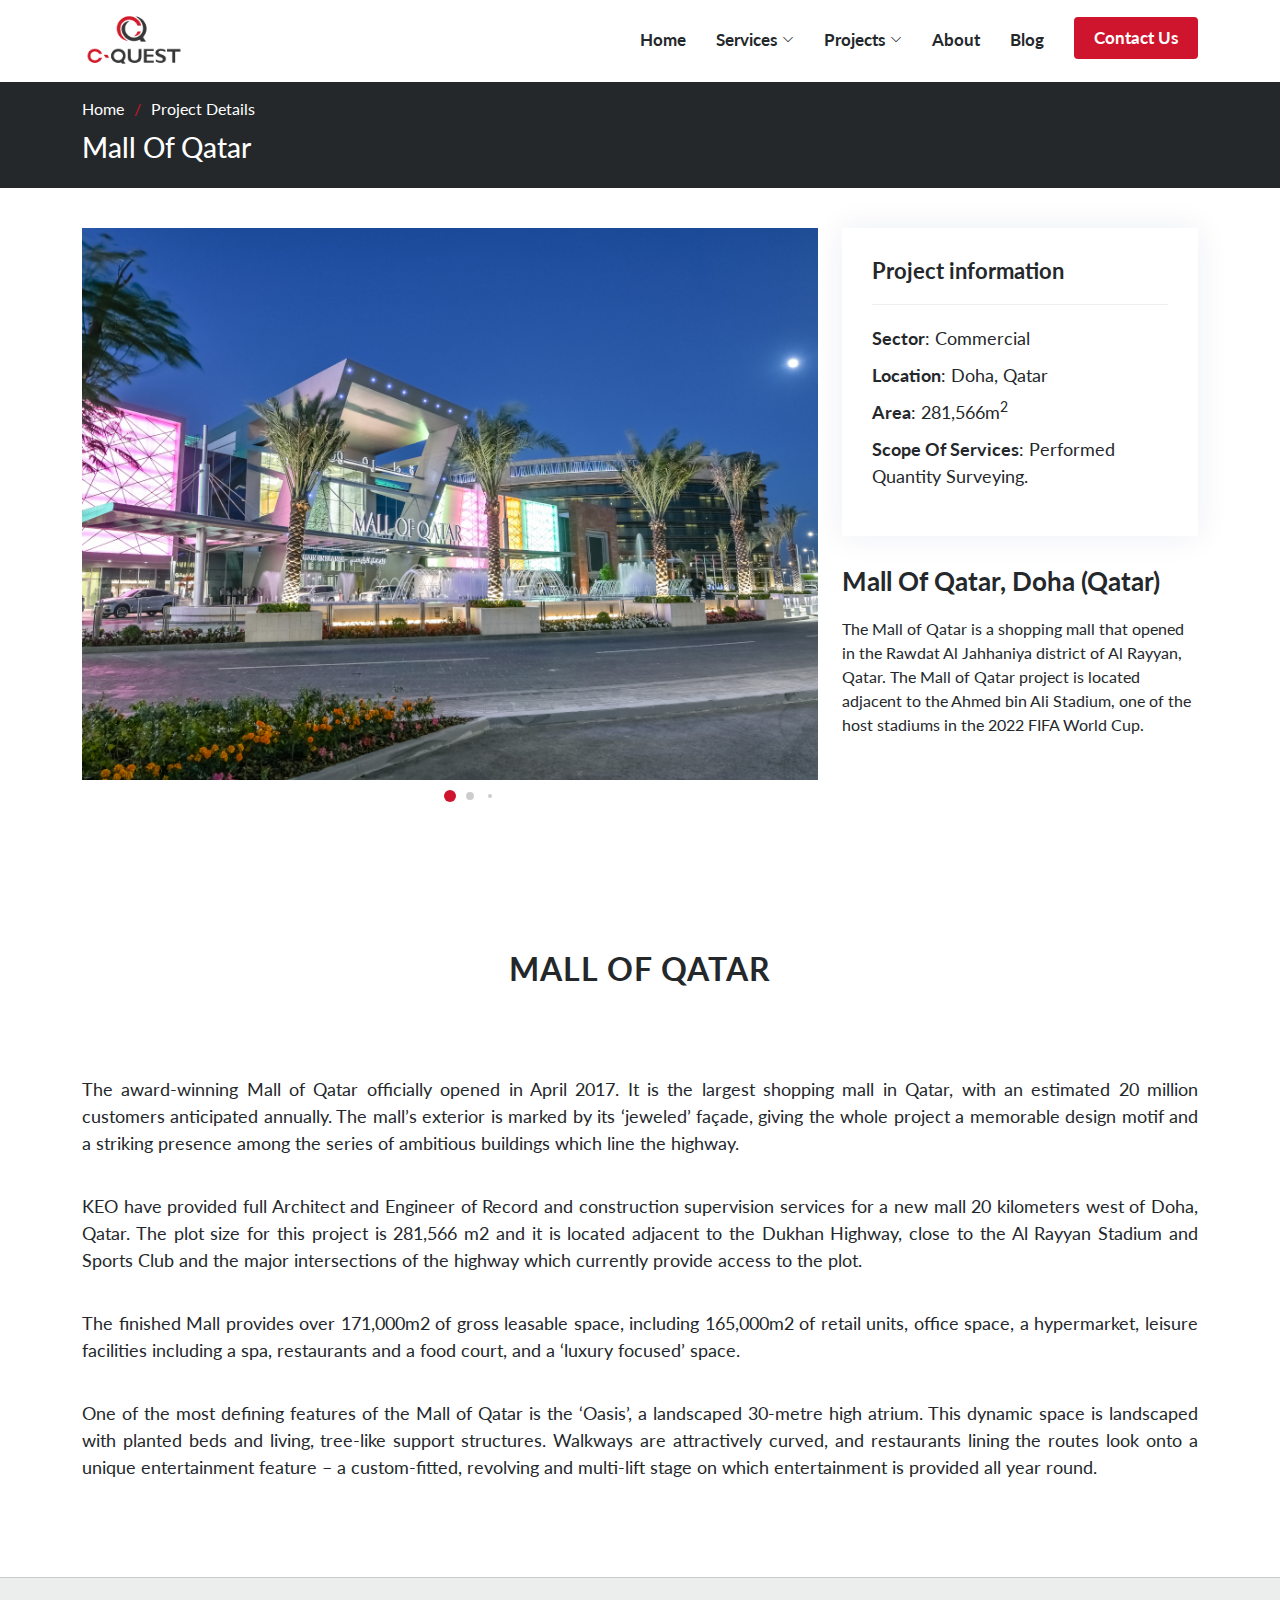
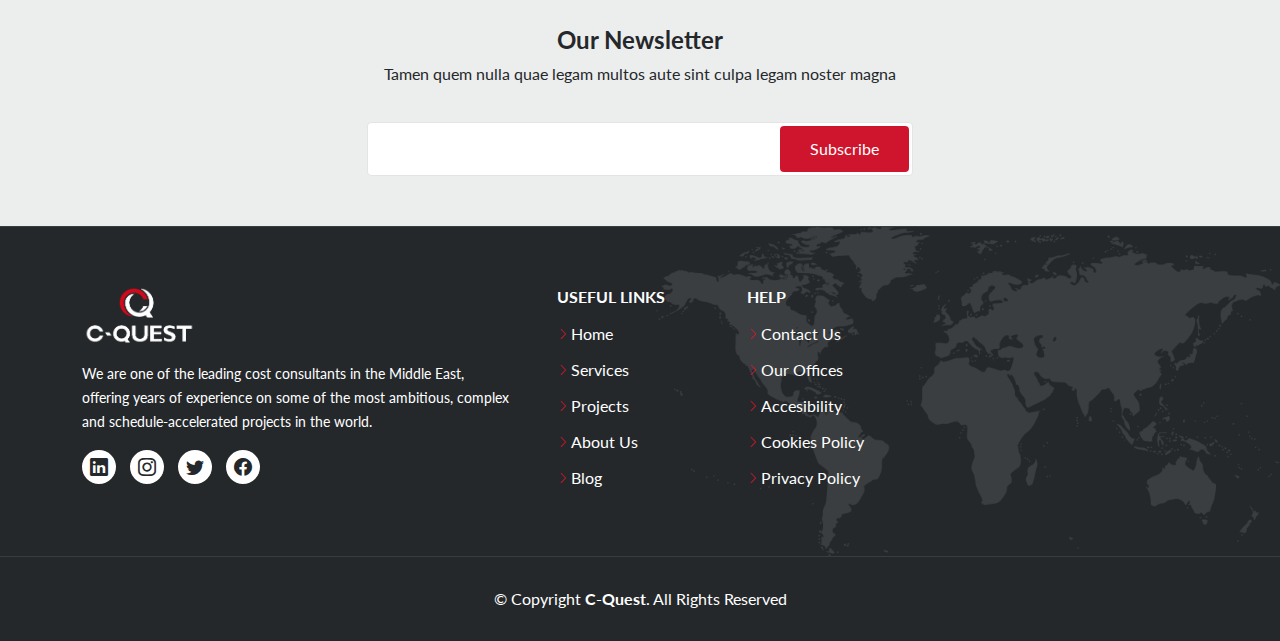
<file: projects/mall-of-qatar.html>
<!DOCTYPE html>
<html lang="en">

<head>
  <meta charset="utf-8">
  <meta content="width=device-width, initial-scale=1.0" name="viewport">

  <title>Mall Of Qatar | Project</title>
  <meta content="" name="description">
  <meta content="" name="keywords">

  <!-- Favicons -->
  <link href="../assets/img/favicon.png" rel="icon">
  <link href="../assets/img/apple-touch-icon.png" rel="apple-touch-icon">

  <!-- Google Fonts -->
  <link href="https://fonts.googleapis.com/css?family=Open+Sans:300,300i,400,400i,600,600i,700,700i|Nunito:300,300i,400,400i,600,600i,700,700i|Lato:300,300i,400,400i,500,500i,600,600i,700,700i" rel="stylesheet">

  <!-- Vendor CSS Files -->
  <link href="../assets/vendor/bootstrap/css/bootstrap.min.css" rel="stylesheet">
  <link href="../assets/vendor/bootstrap-icons/bootstrap-icons.css" rel="stylesheet">
  <link href="../assets/vendor/aos/aos.css" rel="stylesheet">
  <link href="../assets/vendor/remixicon/remixicon.css" rel="stylesheet">
  <link href="../assets/vendor/swiper/swiper-bundle.min.css" rel="stylesheet">
  <link href="../assets/vendor/glightbox/css/glightbox.min.css" rel="stylesheet">

  <!-- Template Main CSS File -->
  <link href="../assets/css/style.css" rel="stylesheet">

</head>

<body>

  <!-- ======= Header ======= -->
  <header id="header" class="header fixed-top">
    <div class="container-fluid container-xl d-flex align-items-center justify-content-between">

      <a href="../index.html" class="logo d-flex align-items-center">
        <img src="../assets/img/dark-logo.png" alt="">
      </a>

      <nav id="navbar" class="navbar">
        <ul>
          <li><a class="nav-link scrollto" href="../index.html">Home</a></li>
          <li class="dropdown">
            <a href="../services.html"><span>Services</span> <i class="bi bi-chevron-down"></i></a>
            <ul class="row container-xl">
              <div class="col-sm-6 col-lg-3">
                <li><a href="#"><i class="ri-arrow-right-s-fill"></i>Feasibility Studies</a></li>
                <li><a href="#"><i class="ri-arrow-right-s-fill"></i>Value Management</a></li>
                <li><a href="#"><i class="ri-arrow-right-s-fill"></i>Final Account / Audits</a></li>
                <li><a href="#"><i class="ri-arrow-right-s-fill"></i>Tender Evaluation &amp; Negotiation</a></li>
                <li><a href="#"><i class="ri-arrow-right-s-fill"></i>Due Diligence</a></li>
                <li><a href="#"><i class="ri-arrow-right-s-fill"></i>Life Cycle Costing</a></li>
                <li><a href="#"><i class="ri-arrow-right-s-fill"></i>Project Tracking</a></li>
                <li><a href="#"><i class="ri-arrow-right-s-fill"></i>Contract Administration, Progress<br>&amp; Claims Evaluations</a></li>
              </div>
              <div class="col-sm-6 col-lg-3">
                <li><a href="#"><i class="ri-arrow-right-s-fill"></i>Cost Management</a></li>
                <li><a href="#"><i class="ri-arrow-right-s-fill"></i>Cost Planning &amp; Estimating</a></li>
                <li><a href="#"><i class="ri-arrow-right-s-fill"></i>Risk Analysis</a></li>
                <li><a href="#"><i class="ri-arrow-right-s-fill"></i>CDM Coordinator</a></li>
                <li><a href="#"><i class="ri-arrow-right-s-fill"></i>Project Monitoring</a></li>
                <li><a href="#"><i class="ri-arrow-right-s-fill"></i>Building Quality Audits</a></li>
                <li><a href="#"><i class="ri-arrow-right-s-fill"></i>Procurement Advice</a></li>
                <li><a href="#"><i class="ri-arrow-right-s-fill"></i>Employer &amp; Financier Agent,<br>Independent Certifier</a></li>
              </div>
              <div class="col-sm-6 col-lg-3">
                <li><a href="#"><i class="ri-arrow-right-s-fill"></i>Value Engineering</a></li>
                <li><a href="#"><i class="ri-arrow-right-s-fill"></i>Contract Advice</a></li>
                <li><a href="#"><i class="ri-arrow-right-s-fill"></i>Program Management</a></li>
                <li><a href="#"><i class="ri-arrow-right-s-fill"></i>M&amp;E QS</a></li>
                <li><a href="#"><i class="ri-arrow-right-s-fill"></i>Project Cost Benchmarking</a></li>
                <li><a href="#"><i class="ri-arrow-right-s-fill"></i>Litigation Support</a></li>
                <li><a href="#"><i class="ri-arrow-right-s-fill"></i>Cost Database (All Areas Of GCC)</a></li>
                <li><a href="#"><i class="ri-arrow-right-s-fill"></i>Bills Of Quantities / Schedules Of Works</a></li>
              </div>
              <div class="col-sm-6 col-lg-3">
                <li><a href="#"><i class="ri-arrow-right-s-fill"></i>Asset Management Planning</a></li>
                <li><a href="#"><i class="ri-arrow-right-s-fill"></i>Project Process Mapping</a></li>
                <li><a href="#"><i class="ri-arrow-right-s-fill"></i>Procurement Strategies</a></li>
                <li><a href="#"><i class="ri-arrow-right-s-fill"></i>Construction Defects</a></li>
                <li><a href="#"><i class="ri-arrow-right-s-fill"></i>Technical Adviser</a></li>
                <li><a href="#"><i class="ri-arrow-right-s-fill"></i>Alternate Dispute Resolution Services</a></li>
              </div>
            </ul>
          </li>
          <li class="dropdown"><a href="../projects.html"><span>Projects</span> <i class="bi bi-chevron-down"></i></a>
            <ul class="row container-xl">
              <li><a href="#"><i class="ri-arrow-right-s-fill"></i>Residential</a></li>
              <li><a href="#"><i class="ri-arrow-right-s-fill"></i>Commercial</a></li>
              <li><a href="#"><i class="ri-arrow-right-s-fill"></i>Sports</a></li>
              <li><a href="#"><i class="ri-arrow-right-s-fill"></i>Drop Down 4</a></li>
            </ul>
          </li>
          <li><a class="nav-link scrollto" href="../about.html">About</a></li>
          <li><a href="../blog.html">Blog</a></li>
          <li><a class="getstarted scrollto" href="../contact.html">Contact Us</a></li>
        </ul>
        <i class="bi bi-list mobile-nav-toggle"></i>
      </nav><!-- .navbar -->

    </div>
  </header><!-- End Header -->

  <main id="main">

    <!-- ======= Breadcrumbs ======= -->
    <section class="breadcrumbs">
      <div class="container">

        <ol>
          <li><a href="index.html">Home</a></li>
          <li>Project Details</li>
        </ol>
        <h2>Mall Of Qatar</h2>

      </div>
    </section><!-- End Breadcrumbs -->

    <!-- ======= project Details Section ======= -->
    <section id="project-details" class="project-details">
      <div class="container">

        <div class="row gy-4">

          <div class="col-lg-8">
            <div class="project-details-slider swiper-container">
              <div class="swiper-wrapper align-items-center">

                <div class="swiper-slide">
                  <img src="../assets/img/projects/mall-of-qatar1.jpg" alt="">
                </div>

                <div class="swiper-slide">
                  <img src="../assets/img/projects/mall-of-qatar2.jpg" alt="">
                </div>

                <div class="swiper-slide">
                  <img src="../assets/img/projects/mall-of-qatar3.jpg" alt="">
                </div>

              </div>
              <div class="swiper-pagination"></div>
            </div>
          </div>

          <div class="col-lg-4">
            <div class="project-info">
              <h3>Project information</h3>
              <ul>
                <li><strong>Sector</strong>: Commercial</li>
                <li><strong>Location</strong>: Doha, Qatar</li>
                <li><strong>Area</strong>: 281,566m<sup>2</sup></li>
                <li><strong>Scope Of Services</strong>: Performed Quantity Surveying.</li>
              </ul>
            </div>
            <div class="project-description">
              <h2>Mall Of Qatar, Doha (Qatar)</h2>
              <p>
                The Mall of Qatar is a shopping mall that opened in the Rawdat Al Jahhaniya district of Al Rayyan, Qatar. The Mall of Qatar project is located adjacent to the Ahmed bin Ali Stadium, one of the host stadiums in the 2022 FIFA World Cup.
              </p>
            </div>
          </div>

        </div>

      </div>
    </section><!-- End Project Details Section -->
    <section id="project-description-text" class="project-description-text">
      <header class="section-header">
        <h2>Mall Of Qatar</h2>
      </header>
      <div class="container">
        <p>The award-winning Mall of Qatar officially opened in April 2017. It is the largest shopping mall in Qatar, with an estimated 20 million customers anticipated annually. The mall’s exterior is marked by its ‘jeweled’ façade, giving the whole project a memorable design motif and a striking presence among the series of ambitious buildings which line the highway.</p>
        <p>KEO have provided full Architect and Engineer of Record and construction supervision services for a new mall 20 kilometers west of Doha, Qatar. The plot size for this project is 281,566 m2 and it is located adjacent to the Dukhan Highway, close to the Al Rayyan Stadium and Sports Club and the major intersections of the highway which currently provide access to the plot.</p>
        <p>The finished Mall provides over 171,000m2 of gross leasable space, including 165,000m2 of retail units, office space, a hypermarket, leisure facilities including a spa, restaurants and a food court, and a ‘luxury focused’ space.</p>
        <p>One of the most defining features of the Mall of Qatar is the ‘Oasis’, a landscaped 30-metre high atrium. This dynamic space is landscaped with planted beds and living, tree-like support structures. Walkways are attractively curved, and restaurants lining the routes look onto a unique entertainment feature – a custom-fitted, revolving and multi-lift stage on which entertainment is provided all year round.</p>
      </div>
    </section>

  </main><!-- End #main -->

  <!-- ======= Footer ======= -->
  <footer id="footer" class="footer">

    <div class="footer-newsletter">
      <div class="container">
        <div class="row justify-content-center">
          <div class="col-lg-12 text-center">
            <h4>Our Newsletter</h4>
            <p>Tamen quem nulla quae legam multos aute sint culpa legam noster magna</p>
          </div>
          <div class="col-lg-6">
            <form action="" method="post">
              <input type="email" name="email"><input type="submit" value="Subscribe">
            </form>
          </div>
        </div>
      </div>
    </div>

    <div class="footer-top">
      <div class="container">
        <div class="row gy-4">
          <div class="col-lg-5 col-md-12 footer-info">
            <a href="../index.html" class="logo d-flex align-items-center">
              <img src="../assets/img/light-logo.png" alt="C-Quest Logo">
            </a>
            <p>We are one of the leading cost consultants in the Middle East, offering years of experience on some of the most ambitious, complex and schedule-accelerated projects in the world.</p>
            <div class="social-links mt-3">
              <a href="https://www.linkedin.com/company/c-quest-qs-&-cost-consultants" class="linkedin"><i class="bi bi-linkedin bx bxl-linkedin"></i></a>
              <a href="https://www.instagram.com/c_quest_intl/" class="instagram"><i class="bi bi-instagram bx bxl-instagram"></i></a>
              <a href="https://twitter.com/c_quest_intl" class="twitter"><i class="bi bi-twitter"></i></a>
              <a href="https://www.facebook.com/cquestintl" class="facebook"><i class="bi bi-facebook"></i></a>
            </div>
          </div>

          <div class="col-lg-2 col-6 footer-links">
            <h4>Useful Links</h4>
            <ul>
              <li><i class="bi bi-chevron-right"></i> <a href="../index.html">Home</a></li>
              <li><i class="bi bi-chevron-right"></i> <a href="../services.html">Services</a></li>
              <li><i class="bi bi-chevron-right"></i> <a href="../projects.html">Projects</a></li>
              <li><i class="bi bi-chevron-right"></i> <a href="../about.html">About Us</a></li>
              <li><i class="bi bi-chevron-right"></i> <a href="../blog.html">Blog</a></li>
            </ul>
          </div>

          <div class="col-lg-2 col-6 footer-links">
            <h4>Help</h4>
            <ul>
              <li><i class="bi bi-chevron-right"></i> <a href="../contact.html">Contact Us</a></li>
              <li><i class="bi bi-chevron-right"></i> <a href="#">Our Offices</a></li>
              <li><i class="bi bi-chevron-right"></i> <a href="#">Accesibility</a></li>
              <li><i class="bi bi-chevron-right"></i> <a href="#">Cookies Policy</a></li>
              <li><i class="bi bi-chevron-right"></i> <a href="#">Privacy Policy</a></li>
            </ul>
          </div>

        </div>
      </div>
    </div>

      <div class="container">
        <div class="copyright">
          &copy; Copyright <strong><span>C-Quest</span></strong>. All Rights Reserved
        </div>
      </div>

  </footer><!-- End Footer -->

  <a href="#" class="back-to-top d-flex align-items-center justify-content-center"><i class="bi bi-arrow-up-short"></i></a>

  <!-- Vendor JS Files -->
  <script src="../assets/vendor/bootstrap/js/bootstrap.bundle.js"></script>
  <script src="../assets/vendor/aos/aos.js"></script>
  <script src="../assets/vendor/php-email-form/validate.js"></script>
  <script src="../assets/vendor/swiper/swiper-bundle.min.js"></script>
  <script src="../assets/vendor/purecounter/purecounter.js"></script>
  <script src="../assets/vendor/isotope-layout/isotope.pkgd.min.js"></script>
  <script src="../assets/vendor/glightbox/js/glightbox.min.js"></script>
  <script src="https://code.jquery.com/jquery-3.3.1.slim.min.js" integrity="sha384-q8i/X+965DzO0rT7abK41JStQIAqVgRVzpbzo5smXKp4YfRvH+8abtTE1Pi6jizo" crossorigin="anonymous"></script>

  <!-- Main JS File -->
  <script src="../assets/js/main.js"></script>

</body>

</html>
</file>
<file: assets/css/style.css>
/*--------------------------------------------------------------
# General
--------------------------------------------------------------*/
:root {
  scroll-behavior: smooth;
}

body {
  font-family: "Lato", sans-serif;
  color: #24282b;
}

a {
  color: #cf152d;
  text-decoration: none;
}

a:hover {
  color: #cf152d;
  text-decoration: none;
}

h1, h2, h3, h4, h5, h6 {
  font-family: "Lato", sans-serif;
}

.red-letters {
  color: #cf152d !important;
}

.ghost-button {
  margin-top: 30px;
  line-height: 0;
  padding: 10px 20px;
  border-radius: 50px;
  transition: 0.3s !important;
  color: #cf152d;
  background: #fff;
  border: 2px solid #cf152d;
}

.ghost-button:hover {
  color: #fff;
  background: #cf152d;
  box-shadow: 0px 5px 30px rgba(207, 10, 44, 0.4);
}

.ghost-button span {
  font-family: "Lato", sans-serif;
  font-weight: 600;
  font-size: 17px;
  letter-spacing: 1px;
  padding: 10px 0;
}

.ghost-button i {
  margin-left: 5px;
  font-size: 18px;
  transition: 0.3s;
}

.ghost-button:hover i {
  transform: translateX(5px);
}

/*--------------------------------------------------------------
# Sections
--------------------------------------------------------------*/
section {
  padding: 60px 0;
  overflow: hidden;
}

.section-header {
  text-align: center;
  padding-bottom: 40px;
}

.section-header h2 {
  font-size: 32px;
  letter-spacing: 1px;
  font-weight: 700;
  margin: 0;
  color: #24282b;
  text-transform: uppercase;
  padding: 1.5em 0;
}

.section-header p {
  margin: 10px 0 0 0;
  padding: 0;
  font-size: 38px;
  line-height: 42px;
  font-weight: 700;
  color: #012970;
}

@media (max-width: 768px) {
  .section-header p {
    font-size: 28px;
    line-height: 32px;
  }
}

/*--------------------------------------------------------------
# Breadcrumbs
--------------------------------------------------------------*/
.breadcrumbs {
  padding: 15px 0;
  background: #24282b;
  min-height: 40px;
  margin-top: 82px;
  color: #fff;
}

@media (max-width: 992px) {
  .breadcrumbs {
    margin-top: 57px;
  }
}

.breadcrumbs h2 {
  font-size: 28px;
  font-weight: 500;
}

.breadcrumbs ol {
  display: flex;
  flex-wrap: wrap;
  list-style: none;
  padding: 0 0 10px 0;
  margin: 0;
  font-size: 16px;
}

.breadcrumbs ol a {
  color: #fff;
  transition: 0.3s;
}

.breadcrumbs ol a:hover {
  text-decoration: underline;
}

.breadcrumbs ol li + li {
  padding-left: 10px;
}

.breadcrumbs ol li + li::before {
  display: inline-block;
  padding-right: 10px;
  color: #cf152d;
  content: "/";
}

/*--------------------------------------------------------------
# Back to top button
--------------------------------------------------------------*/
.back-to-top {
  position: fixed;
  visibility: hidden;
  opacity: 0;
  right: 15px;
  bottom: 15px;
  z-index: 99999;
  background: #cf152d;
  width: 40px;
  height: 40px;
  border-radius: 4px;
  transition: all 0.4s;
}

.back-to-top i {
  font-size: 24px;
  color: #fff;
  line-height: 0;
}

.back-to-top:hover {
  background: #900e1f;
  color: #fff;
}

.back-to-top.active {
  visibility: visible;
  opacity: 1;
}

/*--------------------------------------------------------------
# Disable aos animation delay on mobile devices
--------------------------------------------------------------*/
@media screen and (max-width: 768px) {
  [data-aos-delay] {
    transition-delay: 0 !important;
  }
}

/*--------------------------------------------------------------
# Header
--------------------------------------------------------------*/
.header {
  transition: all 0.5s;
  z-index: 997;
  padding: 10px 0;
  background: #fff;
}

.header.header-scrolled {
  background: #fff;
  padding: 15px 0;
  box-shadow: 0px 2px 20px rgba(1, 41, 112, 0.1);
}

.header .logo {
  line-height: 0;
}

.header .logo img {
  max-height: 60px;
  margin-right: 6px;
}

.header .logo span {
  font-size: 30px;
  font-weight: 700;
  letter-spacing: 1px;
  color: #012970;
  font-family: "Lato", sans-serif;
  margin-top: 3px;
}

/*--------------------------------------------------------------
# Navigation Menu
--------------------------------------------------------------*/
/**
* Desktop Navigation
*/
.navbar {
  padding: 0;
  position: static;
}

.navbar ul {
  margin: 0;
  padding: 0;
  display: flex;
  list-style: none;
}

.navbar li {
  position: static;
}

.navbar a {
  display: flex;
  align-items: center;
  justify-content: space-between;
  padding: 10px 0 10px 30px;
  font-family: "Lato", sans-serif;
  font-size: 17px;
  font-weight: 700;
  color: #24282b;
  transition: 0.3s;
}

.navbar a i {
  font-size: 12px;
  line-height: 0;
  margin-left: 5px;
}

.navbar a:hover, .navbar .active, .navbar li:hover > a {
  color: #cf152d;
}

.navbar .getstarted {
  background: #cf152d;
  padding: 8px 20px;
  margin-left: 30px;
  border-radius: 4px;
  color: #fff;
}

.navbar .getstarted:hover {
  color: #fff;
  background: #900e1f;
}

.navbar .dropdown ul {
  position: absolute;
  left: 0;
  right: 0;
  width: 100%;
  top: calc(100% + 30px);
  margin: 0 auto;
  padding: 30px 0;
  z-index: 99;
  opacity: 0;
  visibility: hidden;
  background: #fff;
  box-shadow: 0px 0px 30px rgba(127, 137, 161, 0.25);
  transition: 0.3s;
  border-radius: 4px;
}

.navbar .dropdown ul li {
  min-width: 200px;
}

.navbar .dropdown ul a {
  padding: 10px 20px;
  font-size: 15px;
  text-transform: none;
  font-weight: 600;
  float: left;
}

.navbar .dropdown ul a i {
  font-size: 18px;
  padding-right: 8px;
  color:  #cf152d;
}

.navbar .dropdown ul a:hover, .navbar .dropdown ul .active:hover, .navbar .dropdown ul li:hover > a {
  color: #cf152d;
}

.navbar .dropdown:hover > ul {
  opacity: 1;
  top: 100%;
  visibility: visible;
}

.navbar .dropdown .dropdown ul {
  top: 0;
  left: calc(100% - 30px);
  visibility: hidden;
}

.navbar .dropdown .dropdown:hover > ul {
  opacity: 1;
  top: 0;
  left: 100%;
  visibility: visible;
}

@media (max-width: 1366px) {
  .navbar .dropdown .dropdown ul {
    left: -90%;
  }
  .navbar .dropdown .dropdown:hover > ul {
    left: -100%;
  }
}

/**
* Mobile Navigation
*/
.mobile-nav-toggle {
  color: #012970;
  font-size: 28px;
  cursor: pointer;
  display: none;
  line-height: 0;
  transition: 0.5s;
}

.mobile-nav-toggle.bi-x {
  color: #fff;
}

@media (max-width: 991px) {
  .mobile-nav-toggle {
    display: block;
  }
  .navbar ul {
    display: none;
  }
}

.navbar-mobile {
  position: fixed;
  overflow: hidden;
  top: 0;
  right: 0;
  left: 0;
  bottom: 0;
  background: rgba(1, 22, 61, 0.9);
  transition: 0.3s;
}

.navbar-mobile .mobile-nav-toggle {
  position: absolute;
  top: 15px;
  right: 15px;
}

.navbar-mobile ul {
  display: block;
  position: absolute;
  top: 55px;
  right: 15px;
  bottom: 15px;
  left: 15px;
  padding: 10px 0;
  border-radius: 10px;
  background-color: #fff;
  overflow-y: auto;
  transition: 0.3s;
}

.navbar-mobile a {
  padding: 10px 20px;
  font-size: 15px;
  color: #012970;
}

.navbar-mobile a:hover, .navbar-mobile .active, .navbar-mobile li:hover > a {
  color: #4154f1;
}

.navbar-mobile .getstarted {
  margin: 15px;
}

.navbar-mobile .dropdown ul {
  position: static;
  display: none;
  margin: 10px 20px;
  padding: 10px 0;
  z-index: 99;
  opacity: 1;
  visibility: visible;
  background: #fff;
  box-shadow: 0px 0px 30px rgba(127, 137, 161, 0.25);
}

.navbar-mobile .dropdown ul li {
  min-width: 200px;
}

.navbar-mobile .dropdown ul a {
  padding: 10px 20px;
}

.navbar-mobile .dropdown ul a i {
  font-size: 12px;
}

.navbar-mobile .dropdown ul a:hover, .navbar-mobile .dropdown ul .active:hover, .navbar-mobile .dropdown ul li:hover > a {
  color: #4154f1;
}

.navbar-mobile .dropdown > .dropdown-active {
  display: block;
}

/**
* Megamenu
*/

/*--------------------------------------------------------------
# Hero Section
--------------------------------------------------------------*/
.hero {
  width: 100%;
  height: 95vh;
  position: relative;
}

.hero:after {
  background: linear-gradient(rgba(0, 0, 0, 0.5), rgba(0, 0, 0, 0.5));
  position: absolute;
  z-index: 4;
  left: 0;
  top: 0;
  width: 100%;
  height: 100%;
  content: '';
}

.hero video {
  position: absolute;
  width: 100vw;
  top: 0;
}

.hero-content {
  z-index: 5;
  text-align: center;
}

.hero h1 {
  margin: 0;
  font-size: 48px;
  font-weight: 900;
  color: #fff;
}

.hero h2 {
  color: #fff;
  margin: 15px 0 0 0;
  font-size: 26px;
}

.hero .btn-get-started {
  margin-top: 30px;
  line-height: 0;
  padding: 15px 40px;
  border-radius: 4px;
  transition: 0.5s;
  color: #fff;
  background: #cf152d;
  box-shadow: 0px 5px 30px rgba(207, 10, 44, 0.4);
}

.hero .btn-get-started span {
  font-family: "Lato", sans-serif;
  font-weight: 600;
  font-size: 16px;
  letter-spacing: 1px;
}

.hero .btn-get-started i {
  margin-left: 5px;
  font-size: 18px;
  transition: 0.3s;
}

.hero .btn-get-started:hover i {
  transform: translateX(5px);
}

.hero .hero-img {
  text-align: right;
}

@media (min-width: 1024px) {
  .hero {
    background-attachment: fixed;
  }
}

@media (max-width: 991px) {
  .hero {
    height: auto;
    padding: 120px 0 60px 0;
  }
  .hero .hero-img {
    text-align: center;
    margin-top: 80px;
  }
  .hero .hero-img img {
    width: 80%;
  }
}

@media (max-width: 768px) {
  .hero {
    text-align: center;
  }
  .hero h1 {
    font-size: 32px;
  }
  .hero h2 {
    font-size: 24px;
  }
  .hero .hero-img img {
    width: 100%;
  }
}

/*--------------------------------------------------------------
# Index Page
--------------------------------------------------------------*/
/*--------------------------------------------------------------
# About
--------------------------------------------------------------*/
.about .content {
  background-color: #f6f9ff;
  padding: 40px;
}

.nums-container {
  background-image: url(../img/dots.png);
  background-repeat: no-repeat;
  justify-content: flex-end;
  flex-direction: column;
}

.nums-container span {
  color: #24282b;
  padding-left: 6rem;
}

#nums, .nums-text {
  display: block;
}

#nums {
  font-size: 15em;
  line-height: 1;
  font-weight: 900;
}

.nums-text {
  font-size: 1.5em;
}

#nums-text-second .red-letters {
  padding: 0;
}

.about h3 {
  font-size: 14px;
  font-weight: 700;
  color: #4154f1;
  text-transform: uppercase;
}

.about p {
  margin: 15px 0 30px 0;
  line-height: 24px;
}

.about .btn-read-more {
  line-height: 0;
  padding: 15px 40px;
  border-radius: 4px;
  transition: 0.5s;
  color: #fff;
  background: #4154f1;
  box-shadow: 0px 5px 25px rgba(65, 84, 241, 0.3);
}

.about .btn-read-more span {
  font-family: "Lato", sans-serif;
  font-weight: 600;
  font-size: 16px;
  letter-spacing: 1px;
}

.about .btn-read-more i {
  margin-left: 5px;
  font-size: 18px;
  transition: 0.3s;
}

.about .btn-read-more:hover i {
  transform: translateX(5px);
}

.countrywrapper {
  border-radius: 4px;
    text-align: center;
    overflow: hidden;
    position: relative;
    cursor: pointer;
    margin-bottom: 15px;
}

.countrywrapper img {
  width: 100%;
}

.countrywrapper .jobs-content-container {
  position: absolute;
    z-index: 1;
    width: 100%;
    text-align: center;
    left: 0;
    top: 50%;
    color: #fff;
    transform: translateY(-50%);
}

/*--------------------------------------------------------------
# Values
--------------------------------------------------------------*/
.values .box {
  padding: 30px;
  box-shadow: 0px 0 5px rgba(1, 41, 112, 0.08);
  text-align: center;
  transition: 0.3s;
  height: 100%;
}

.values .box img {
  padding: 30px 50px;
  transition: 0.5s;
  transform: scale(1.1);
}

.values .box h3 {
  font-size: 24px;
  color: #012970;
  font-weight: 700;
  margin-bottom: 18px;
}

.values .box:hover {
  box-shadow: 0px 0 30px rgba(1, 41, 112, 0.08);
}

.values .box:hover img {
  transform: scale(1);
}

/*--------------------------------------------------------------
# Counts
--------------------------------------------------------------*/
.counts {
  padding: 70px 0 60px;
}

.counts .count-box {
  display: flex;
  align-items: center;
  justify-content: center;
  text-align: center;
  padding: 30px;
  width: 100%;
  background: #fff;
  box-shadow: 0px 0 30px rgba(1, 41, 112, 0.08);
}

.counts .count-box span {
  font-size: 44px;
  display: inline-block;
  font-weight: 600;
  color: #24282b;
}

.counts .count-box .plus-symbol {
  color: #cf152d;
}

.counts .count-box p {
  padding: 0;
  margin: 0;
  font-family: "Lato", sans-serif;
  font-size: 18px;
}

/*--------------------------------------------------------------
# Features
--------------------------------------------------------------*/

.tab-pane p {
  font-size: 18px;
}

.services-section .feature-box {
  padding: 24px 20px;
  box-shadow: 0px 0 30px rgba(1, 41, 112, 0.08);
  transition: 0.3s;
  height: 100%;
}

.services-section .feature-box h3 {
  font-size: 18px;
  color: #24282b;
  font-weight: 700;
  margin: 0;
}

.services-section .feature-box i {
  line-height: 0;
  background: #a3a5a8;
  color: #fff;
  padding: 4px;
  margin-right: 10px;
  font-size: 24px;
  border-radius: 3px;
  transition: 0.3s;
}

.services-section .feature-box:hover i {
  background: #cf152d;
  color: #fff;
}

.services-section .section-link {
  text-align: center;
  margin-top: 50px;
}


.whyus-section .feture-tabs .tabs-container {
  display: flex;
  justify-content: center;
  flex-direction: column;
}

.whyus-section .feture-tabs h3 {
  color: #24282b;
  font-weight: 700;
  font-size: 32px;
  margin-bottom: 10px;
}

.feture-tabs {
  position: relative;
}

.feture-tabs .bg-animation {
  position: absolute;
  top: 0;
  right: 0;
  height: 100%;
  opacity: 0.25;
  z-index: -99;
}

@media (max-width: 768px) {
  .whyus-section .feture-tabs h3 {
    font-size: 28px;
  }
}

.whyus-section .feture-tabs .nav-pills {
  border-bottom: 1px solid #eee;
}

.whyus-section .feture-tabs .nav-link {
  background: none;
  text-transform: uppercase;
  font-size: 15px;
  font-weight: 600;
  color: #24282b;
  padding: 12px 0;
  margin-right: 25px;
  margin-bottom: -2px;
  border-radius: 0;
}

.whyus-section .feture-tabs .nav-link.active {
  color: #cf152d;
  border-bottom: 3px solid #cf152d;
}

.whyus-section .feture-tabs .tab-content h4 {
  font-size: 18px;
  margin: 0;
  font-weight: 700;
  color: #012970;
}

.whyus-section .feture-tabs .tab-content i {
  font-size: 19px;
  line-height: 0;
  margin-right: 8px;
}

.whyus-section .feature-icons {
  margin-top: 120px;
}

.whyus-section .feature-icons h3 {
  color: #012970;
  font-weight: 700;
  font-size: 32px;
  margin-bottom: 20px;
  text-align: center;
}

@media (max-width: 768px) {
  .whyus-section .feature-icons h3 {
    font-size: 28px;
  }
}

.whyus-section .feature-icons .content .icon-box {
  display: flex;
}

.whyus-section .feature-icons .content .icon-box h4 {
  font-size: 20px;
  font-weight: 700;
  margin: 0 0 10px 0;
  color: #012970;
}

.whyus-section .feature-icons .content .icon-box i {
  font-size: 44px;
  line-height: 44px;
  color: #0245bc;
  margin-right: 15px;
}

.whyus-section .feature-icons .content .icon-box p {
  font-size: 15px;
  color: #848484;
}


/*--------------------------------------------------------------
# Services
--------------------------------------------------------------*/
.services .service-box {
  box-shadow: 0px 0 30px rgba(1, 41, 112, 0.08);
  height: 100%;
  padding: 60px 30px;
  text-align: center;
  transition: 0.3s;
  border-radius: 5px;
}

.services .service-box .icon {
  font-size: 36px;
  padding: 40px 20px;
  border-radius: 4px;
  position: relative;
  margin-bottom: 25px;
  display: inline-block;
  line-height: 0;
  transition: 0.3s;
}

.services .service-box h3 {
  color: #444444;
  font-weight: 700;
}

.services .service-box .read-more {
  display: inline-flex;
  align-items: center;
  justify-content: center;
  font-weight: 600;
  font-size: 16px;
  padding: 8px 20px;
}

.services .service-box .read-more i {
  line-height: 0;
  margin-left: 5px;
  font-size: 18px;
}

.services .service-box.blue {
  border-bottom: 3px solid #2db6fa;
}

.services .service-box.blue .icon {
  color: #2db6fa;
  background: #dbf3fe;
}

.services .service-box.blue .read-more {
  color: #2db6fa;
}

.services .service-box.blue:hover {
  background: #2db6fa;
}

.services .service-box.orange {
  border-bottom: 3px solid #f68c09;
}

.services .service-box.orange .icon {
  color: #f68c09;
  background: #fde3c4;
}

.services .service-box.orange .read-more {
  color: #f68c09;
}

.services .service-box.orange:hover {
  background: #f68c09;
}

.services .service-box.green {
  border-bottom: 3px solid #08da4e;
}

.services .service-box.green .icon {
  color: #08da4e;
  background: #cffddf;
}

.services .service-box.green .read-more {
  color: #08da4e;
}

.services .service-box.green:hover {
  background: #08da4e;
}

.services .service-box.red {
  border-bottom: 3px solid #e9222c;
}

.services .service-box.red .icon {
  color: #e9222c;
  background: #fef7f8;
}

.services .service-box.red .read-more {
  color: #e9222c;
}

.services .service-box.red:hover {
  background: #e9222c;
}

.services .service-box.purple {
  border-bottom: 3px solid #b50edf;
}

.services .service-box.purple .icon {
  color: #b50edf;
  background: #f8e4fd;
}

.services .service-box.purple .read-more {
  color: #b50edf;
}

.services .service-box.purple:hover {
  background: #b50edf;
}

.services .service-box.pink {
  border-bottom: 3px solid #f51f9c;
}

.services .service-box.pink .icon {
  color: #f51f9c;
  background: #feecf7;
}

.services .service-box.pink .read-more {
  color: #f51f9c;
}

.services .service-box.pink:hover {
  background: #f51f9c;
}

.services .service-box:hover h3, .services .service-box:hover p, .services .service-box:hover .read-more {
  color: #fff;
}

.services .service-box:hover .icon {
  background: #fff;
}

/*--------------------------------------------------------------
# Pricing
--------------------------------------------------------------*/
.pricing .box {
  padding: 40px 20px;
  background: #fff;
  text-align: center;
  box-shadow: 0px 0 30px rgba(1, 41, 112, 0.08);
  border-radius: 4px;
  position: relative;
  overflow: hidden;
  transition: 0.3s;
}

.pricing .box:hover {
  transform: scale(1.1);
  box-shadow: 0px 0 30px rgba(1, 41, 112, 0.1);
}

.pricing h3 {
  font-weight: 700;
  font-size: 18px;
  margin-bottom: 15px;
}

.pricing .price {
  font-size: 36px;
  color: #444444;
  font-weight: 600;
  font-family: "Lato", sans-serif;
}

.pricing .price sup {
  font-size: 20px;
  top: -15px;
  left: -3px;
}

.pricing .price span {
  color: #bababa;
  font-size: 16px;
  font-weight: 300;
}

.pricing img {
  padding: 30px 40px;
}

.pricing ul {
  padding: 0;
  list-style: none;
  color: #444444;
  text-align: center;
  line-height: 26px;
  font-size: 16px;
  margin-bottom: 25px;
}

.pricing ul li {
  padding-bottom: 10px;
}

.pricing ul .na {
  color: #ccc;
  text-decoration: line-through;
}

.pricing .btn-buy {
  display: inline-block;
  padding: 8px 40px 10px 40px;
  border-radius: 50px;
  color: #4154f1;
  transition: none;
  font-size: 16px;
  font-weight: 400;
  font-family: "Lato", sans-serif;
  font-weight: 600;
  transition: 0.3s;
  border: 1px solid #4154f1;
}

.pricing .btn-buy:hover {
  background: #4154f1;
  color: #fff;
}

.pricing .featured {
  width: 200px;
  position: absolute;
  top: 18px;
  right: -68px;
  transform: rotate(45deg);
  z-index: 1;
  font-size: 14px;
  padding: 1px 0 3px 0;
  background: #4154f1;
  color: #fff;
}

/*--------------------------------------------------------------
# F.A.Q
--------------------------------------------------------------*/
.faq .accordion-collapse {
  border: 0;
}

.faq .accordion-button {
  padding: 15px 15px 20px 0;
  font-weight: 600;
  border: 0;
  font-size: 18px;
  color: #444444;
  text-align: left;
}

.faq .accordion-button:focus {
  box-shadow: none;
}

.faq .accordion-button:not(.collapsed) {
  background: none;
  color: #4154f1;
  border-bottom: 0;
}

.faq .accordion-body {
  padding: 0 0 25px 0;
  border: 0;
}

/*--------------------------------------------------------------
# project
--------------------------------------------------------------*/
.project #project-flters {
  padding: 0;
  margin: 0 auto 25px auto;
  list-style: none;
  text-align: center;
  background: white;
  border-radius: 50px;
  padding: 2px 15px;
}

.project #project-flters li {
  cursor: pointer;
  display: inline-block;
  padding: 8px 20px 10px 20px;
  font-size: 15px;
  font-weight: 600;
  line-height: 1;
  color: #444444;
  margin: 0 4px 8px 4px;
  transition: 0.3s;
  border-radius: 50px;
  border: 1px solid #fff;
}

.project #project-flters li:hover, .project #project-flters li.filter-active {
  color: #cf152d;
  border-color: #cf152d;
}

.project #project-flters li:last-child {
  margin-right: 0;
}

.project .project-wrap {
  transition: 0.3s;
  position: relative;
  overflow: hidden;
  z-index: 1;
  background: rgba(255, 255, 255, 0.75);
}

.project .project-wrap::before {
  content: "";
  background: rgba(255, 255, 255, 0.75);
  position: absolute;
  left: 30px;
  right: 30px;
  top: 30px;
  bottom: 30px;
  transition: all ease-in-out 0.3s;
  z-index: 2;
  opacity: 0;
}

.project .project-wrap img {
  transition: 1s;
}

.project .project-wrap .project-info {
  opacity: 0;
  position: absolute;
  top: 0;
  left: 0;
  right: 0;
  bottom: 0;
  text-align: center;
  z-index: 3;
  transition: all ease-in-out 0.3s;
  display: flex;
  flex-direction: column;
  justify-content: center;
  align-items: center;
}

.project .project-wrap  .project-info::before {
  display: block;
  content: "";
  width: 48px;
  height: 48px;
  position: absolute;
  top: 35px;
  left: 35px;
  border-top: 3px solid #a3a5a8;
  border-left: 3px solid #a3a5a8;
  transition: all 0.5s ease 0s;
  z-index: 9994;
}

.project .project-wrap .project-info::after {
  display: block;
  content: "";
  width: 48px;
  height: 48px;
  position: absolute;
  bottom: 35px;
  right: 35px;
  border-bottom: 3px solid #a3a5a8;
  border-right: 3px solid #a3a5a8;
  transition: all 0.5s ease 0s;
  z-index: 9994;
}

.project .project-wrap .project-info h4 {
  font-size: 20px;
  color: #24282b;
  font-weight: 700;
}

.project .project-wrap .project-info p {
  color: #24282b;
  font-weight: 600;
  font-size: 14px;
  text-transform: uppercase;
  padding: 0;
  margin: 0;
}

.project .project-wrap .project-links {
  text-align: center;
  z-index: 4;
}

.project .project-wrap .project-links a {
  transition: 0.3s;
}

.project .project-wrap .project-links a i {
  font-size: 18px;
  line-height: 0;
  padding-left: 5px;
}

.project .project-wrap:hover img {
  transform: scale(1.1);
}

.project .project-wrap:hover::before {
  top: 0;
  left: 0;
  right: 0;
  bottom: 0;
  opacity: 1;
}

.project .project-wrap:hover .project-info {
  opacity: 1;
}

.project .project-wrap:hover .project-info::before {
  top: 15px;
  left: 15px;
}

.project .project-wrap:hover .project-info::after {
  bottom: 15px;
  right: 15px;
}

.project .section-link {
  text-align: center;
  margin-top: 50px;
}

/*--------------------------------------------------------------
# Project Details
--------------------------------------------------------------*/
.project-details {
  padding-top: 40px;
}

.project-details .project-details-slider img {
  width: 100%;
}

.project-details .project-details-slider .swiper-pagination {
  margin-top: 20px;
  position: relative;
}

.project-details .project-details-slider .swiper-pagination .swiper-pagination-bullet {
  width: 12px;
  height: 12px;
}

.project-details .project-details-slider .swiper-pagination .swiper-pagination-bullet-active {
  background-color: #cf152d;
}

.project-details .project-info {
  padding: 30px;
  box-shadow: 0px 0 30px rgba(1, 41, 112, 0.08);
}

.project-details .project-info h3 {
  font-size: 22px;
  font-weight: 700;
  margin-bottom: 20px;
  padding-bottom: 20px;
  border-bottom: 1px solid #eee;
}

.project-details .project-info ul {
  list-style: none;
  padding: 0;
  font-size: 18px;
}

.project-details .project-info ul li + li {
  margin-top: 10px;
}

.project-details .project-description {
  padding-top: 30px;
}

.project-details .project-description h2 {
  font-size: 26px;
  font-weight: 700;
  margin-bottom: 20px;
}

.project-details .project-description p {
  padding: 0;
}

.project-description-text {
  padding-top: 30px;
}

.project-description-text p {
  font-size: 18px;
  padding-bottom: 20px;
  text-align: justify;
}

/*--------------------------------------------------------------
# Testimonials
--------------------------------------------------------------*/
.testimonials .testimonial-item {
  box-sizing: content-box;
  padding: 30px;
  margin: 40px 30px;
  box-shadow: 0px 0 20px rgba(1, 41, 112, 0.1);
  background: #fff;
  min-height: 320px;
  display: flex;
  flex-direction: column;
  text-align: center;
  transition: 0.3s;
}

.testimonials .testimonial-item .stars {
  margin-bottom: 15px;
}

.testimonials .testimonial-item .stars i {
  color: #ffc107;
  margin: 0 1px;
}

.testimonials .testimonial-item .testimonial-img {
  width: 90px;
  border-radius: 50%;
  border: 4px solid #fff;
  margin: 0 auto;
}

.testimonials .testimonial-item h3 {
  font-size: 18px;
  font-weight: bold;
  margin: 10px 0 5px 0;
  color: #111;
}

.testimonials .testimonial-item h4 {
  font-size: 14px;
  color: #999;
  margin: 0;
}

.testimonials .testimonial-item p {
  font-style: italic;
  margin: 0 auto 15px auto;
}

.testimonials .swiper-pagination {
  margin-top: 20px;
  position: relative;
}

.testimonials .swiper-pagination .swiper-pagination-bullet {
  width: 12px;
  height: 12px;
  background-color: #fff;
  opacity: 1;
  border: 1px solid #cf152d;
}

.testimonials .swiper-pagination .swiper-pagination-bullet-active {
  background-color: #cf152d;
}

.testimonials .swiper-slide {
  opacity: .3;
}

@media (max-width: 1199px) {
  .testimonials .swiper-slide-active {
    opacity: 1;
  }
  .testimonials .swiper-pagination {
    margin-top: 0;
  }
}

@media (min-width: 1200px) {
  .testimonials .swiper-slide-next {
    opacity: 1;
    transform: scale(1.12);
  }
}

/*--------------------------------------------------------------
# Team
--------------------------------------------------------------*/
.team {
  background: #fff;
  padding: 60px 0;
}

.team .member {
  overflow: hidden;
  text-align: center;
  border-radius: 5px;
  background: #fff;
  box-shadow: 0px 0 30px rgba(1, 41, 112, 0.08);
  transition: 0.3s;
}

.team .member .member-img {
  position: relative;
  overflow: hidden;
}

.team .member .member-img:after {
  position: absolute;
  content: "";
  left: 0;
  bottom: 0;
  height: 100%;
  width: 100%;
  background: url(../img/team-shape.svg) no-repeat center bottom;
  background-size: contain;
  z-index: 1;
}

.team .member .social {
  position: absolute;
  right: -100%;
  top: 30px;
  opacity: 0;
  border-radius: 4px;
  transition: 0.5s;
  background: rgba(255, 255, 255, 0.3);
  z-index: 2;
}

.team .member .social a {
  transition: color 0.3s;
  color: rgba(1, 41, 112, 0.5);
  margin: 15px 12px;
  display: block;
  line-height: 0;
  text-align: center;
}

.team .member .social a:hover {
  color: rgba(1, 41, 112, 0.8);
}

.team .member .social i {
  font-size: 18px;
}

.team .member .member-info {
  padding: 10px 15px 20px 15px;
}

.team .member .member-info h4 {
  font-weight: 700;
  margin-bottom: 5px;
  font-size: 20px;
  color: #012970;
}

.team .member .member-info span {
  display: block;
  font-size: 14px;
  font-weight: 400;
  color: #aaaaaa;
}

.team .member .member-info p {
  font-style: italic;
  font-size: 14px;
  padding-top: 15px;
  line-height: 26px;
  color: #5e5e5e;
}

.team .member:hover {
  transform: scale(1.08);
  box-shadow: 0px 0 30px rgba(1, 41, 112, 0.1);
}

.team .member:hover .social {
  right: 8px;
  opacity: 1;
}

/*--------------------------------------------------------------
# Clients
--------------------------------------------------------------*/
.clients .clients-slider .swiper-slide img {
  opacity: 0.7;
  transition: 0.3s;
  max-height: 100px;
}

.clients .clients-slider .swiper-slide img:hover {
  opacity: 1;
}

.clients .clients-slider .swiper-pagination {
  margin-top: 50px;
  position: relative;
}

.clients .clients-slider .swiper-pagination .swiper-pagination-bullet {
  width: 12px;
  height: 12px;
  background-color: #fff;
  opacity: 1;
  border: 1px solid #cf152d;
}

.clients .clients-slider .swiper-pagination .swiper-pagination-bullet-active {
  background-color: #cf152d;
}

.clients .swiper-button-next {
  right: -7%;
  bottom: 5%;
  top: auto;
  color: #919395;
}

.clients .swiper-button-next:focus {
  outline: none;
}

.clients .swiper-button-prev {
  left: -7%;
  bottom: 5%;
  top: auto;
  color: #919395;
}

.clients .swiper-button-prev:focus {
  outline: none;
}

/*--------------------------------------------------------------
# Recent Blog Posts
--------------------------------------------------------------*/
.recent-blog-posts .post-box {
  box-shadow: 0px 0 30px rgba(1, 41, 112, 0.08);
  transition: 0.3s;
  height: 100%;
  overflow: hidden;
  padding: 30px;
  border-radius: 8px;
  position: relative;
  display: flex;
  flex-direction: column;
}

.recent-blog-posts .post-box .post-img {
  overflow: hidden;
  margin: -30px -30px 15px -30px;
  position: relative;
}

.recent-blog-posts .post-box .post-img img {
  transition: 0.5s;
}

.recent-blog-posts .post-box .post-date {
  font-size: 16px;
  font-weight: 600;
  color: #919395;
  display: block;
  margin-bottom: 10px;
}

.recent-blog-posts .post-box .post-title {
  font-size: 24px;
  color: #24282b;
  font-weight: 700;
  margin-bottom: 18px;
  position: relative;
  transition: 0.3s;
}

.recent-blog-posts .post-box .readmore {
  display: flex;
  align-items: center;
  font-weight: 600;
  line-height: 1;
  transition: 0.3s;
}

.recent-blog-posts .post-box .readmore i {
  line-height: 0;
  margin-left: 4px;
  font-size: 18px;
}

.recent-blog-posts .post-box:hover .post-title {
  color: #cf152d;
}

.recent-blog-posts .post-box:hover .post-img img {
  transform: rotate(6deg) scale(1.2);
}

/*--------------------------------------------------------------
# Contact
--------------------------------------------------------------*/
.contact .info-box {
  color: #444444;
  background: #fafbff;
  padding: 30px;
}

.contact .info-box i {
  font-size: 38px;
  line-height: 0;
  color: #4154f1;
}

.contact .info-box h3 {
  font-size: 20px;
  color: #012970;
  font-weight: 700;
  margin: 20px 0 10px 0;
}

.contact .info-box p {
  padding: 0;
  line-height: 24px;
  font-size: 14px;
  margin-bottom: 0;
}

.contact .php-email-form {
  background: #fafbff;
  padding: 30px;
  height: 100%;
}

.contact .php-email-form .error-message {
  display: none;
  color: #fff;
  background: #ed3c0d;
  text-align: left;
  padding: 15px;
  margin-bottom: 24px;
  font-weight: 600;
}

.contact .php-email-form .sent-message {
  display: none;
  color: #fff;
  background: #18d26e;
  text-align: center;
  padding: 15px;
  margin-bottom: 24px;
  font-weight: 600;
}

.contact .php-email-form .loading {
  display: none;
  background: #fff;
  text-align: center;
  padding: 15px;
  margin-bottom: 24px;
}

.contact .php-email-form .loading:before {
  content: "";
  display: inline-block;
  border-radius: 50%;
  width: 24px;
  height: 24px;
  margin: 0 10px -6px 0;
  border: 3px solid #18d26e;
  border-top-color: #eee;
  -webkit-animation: animate-loading 1s linear infinite;
  animation: animate-loading 1s linear infinite;
}

.contact .php-email-form input, .contact .php-email-form textarea {
  border-radius: 0;
  box-shadow: none;
  font-size: 14px;
  border-radius: 0;
}

.contact .php-email-form input:focus, .contact .php-email-form textarea:focus {
  border-color: #4154f1;
}

.contact .php-email-form input {
  padding: 10px 15px;
}

.contact .php-email-form textarea {
  padding: 12px 15px;
}

.contact .php-email-form button[type="submit"] {
  background: #4154f1;
  border: 0;
  padding: 10px 30px;
  color: #fff;
  transition: 0.4s;
  border-radius: 4px;
}

.contact .php-email-form button[type="submit"]:hover {
  background: #5969f3;
}

@-webkit-keyframes animate-loading {
  0% {
    transform: rotate(0deg);
  }
  100% {
    transform: rotate(360deg);
  }
}

@keyframes animate-loading {
  0% {
    transform: rotate(0deg);
  }
  100% {
    transform: rotate(360deg);
  }
}

/*--------------------------------------------------------------
# Blog
--------------------------------------------------------------*/
.blog {
  padding: 40px 0 20px 0;
}

.blog .entry {
  padding: 30px;
  margin-bottom: 60px;
  box-shadow: 0 4px 16px rgba(0, 0, 0, 0.1);
}

.blog .entry .entry-img {
  max-height: 440px;
  margin: -30px -30px 20px -30px;
  overflow: hidden;
}

.blog .entry .entry-title {
  font-size: 28px;
  font-weight: bold;
  padding: 0;
  margin: 0 0 20px 0;
}

.blog .entry .entry-title a {
  color: #012970;
  transition: 0.3s;
}

.blog .entry .entry-title a:hover {
  color: #4154f1;
}

.blog .entry .entry-meta {
  margin-bottom: 15px;
  color: #4084fd;
}

.blog .entry .entry-meta ul {
  display: flex;
  flex-wrap: wrap;
  list-style: none;
  align-items: center;
  padding: 0;
  margin: 0;
}

.blog .entry .entry-meta ul li + li {
  padding-left: 20px;
}

.blog .entry .entry-meta i {
  font-size: 16px;
  margin-right: 8px;
  line-height: 0;
}

.blog .entry .entry-meta a {
  color: #777777;
  font-size: 14px;
  display: inline-block;
  line-height: 1;
}

.blog .entry .entry-content p {
  line-height: 24px;
}

.blog .entry .entry-content .read-more {
  -moz-text-align-last: right;
  text-align-last: right;
}

.blog .entry .entry-content .read-more a {
  display: inline-block;
  background: #4154f1;
  color: #fff;
  padding: 6px 20px;
  transition: 0.3s;
  font-size: 14px;
  border-radius: 4px;
}

.blog .entry .entry-content .read-more a:hover {
  background: #5969f3;
}

.blog .entry .entry-content h3 {
  font-size: 22px;
  margin-top: 30px;
  font-weight: bold;
}

.blog .entry .entry-content blockquote {
  overflow: hidden;
  background-color: #fafafa;
  padding: 60px;
  position: relative;
  text-align: center;
  margin: 20px 0;
}

.blog .entry .entry-content blockquote p {
  color: #444444;
  line-height: 1.6;
  margin-bottom: 0;
  font-style: italic;
  font-weight: 500;
  font-size: 22px;
}

.blog .entry .entry-content blockquote::after {
  content: '';
  position: absolute;
  left: 0;
  top: 0;
  bottom: 0;
  width: 3px;
  background-color: #012970;
  margin-top: 20px;
  margin-bottom: 20px;
}

.blog .entry .entry-footer {
  padding-top: 10px;
  border-top: 1px solid #e6e6e6;
}

.blog .entry .entry-footer i {
  color: #0d64fd;
  display: inline;
}

.blog .entry .entry-footer a {
  color: #013289;
  transition: 0.3s;
}

.blog .entry .entry-footer a:hover {
  color: #4154f1;
}

.blog .entry .entry-footer .cats {
  list-style: none;
  display: inline;
  padding: 0 20px 0 0;
  font-size: 14px;
}

.blog .entry .entry-footer .cats li {
  display: inline-block;
}

.blog .entry .entry-footer .tags {
  list-style: none;
  display: inline;
  padding: 0;
  font-size: 14px;
}

.blog .entry .entry-footer .tags li {
  display: inline-block;
}

.blog .entry .entry-footer .tags li + li::before {
  padding-right: 6px;
  color: #6c757d;
  content: ",";
}

.blog .entry .entry-footer .share {
  font-size: 16px;
}

.blog .entry .entry-footer .share i {
  padding-left: 5px;
}

.blog .entry-single {
  margin-bottom: 30px;
}

.blog .blog-author {
  padding: 20px;
  margin-bottom: 30px;
  box-shadow: 0 4px 16px rgba(0, 0, 0, 0.1);
}

.blog .blog-author img {
  width: 120px;
  margin-right: 20px;
}

.blog .blog-author h4 {
  font-weight: 600;
  font-size: 22px;
  margin-bottom: 0px;
  padding: 0;
  color: #012970;
}

.blog .blog-author .social-links {
  margin: 0 10px 10px 0;
}

.blog .blog-author .social-links a {
  color: rgba(1, 41, 112, 0.5);
  margin-right: 5px;
}

.blog .blog-author p {
  font-style: italic;
  color: #b7b7b7;
}

.blog .blog-comments {
  margin-bottom: 30px;
}

.blog .blog-comments .comments-count {
  font-weight: bold;
}

.blog .blog-comments .comment {
  margin-top: 30px;
  position: relative;
}

.blog .blog-comments .comment .comment-img {
  margin-right: 14px;
}

.blog .blog-comments .comment .comment-img img {
  width: 60px;
}

.blog .blog-comments .comment h5 {
  font-size: 16px;
  margin-bottom: 2px;
}

.blog .blog-comments .comment h5 a {
  font-weight: bold;
  color: #444444;
  transition: 0.3s;
}

.blog .blog-comments .comment h5 a:hover {
  color: #4154f1;
}

.blog .blog-comments .comment h5 .reply {
  padding-left: 10px;
  color: #012970;
}

.blog .blog-comments .comment h5 .reply i {
  font-size: 20px;
}

.blog .blog-comments .comment time {
  display: block;
  font-size: 14px;
  color: #013ca3;
  margin-bottom: 5px;
}

.blog .blog-comments .comment.comment-reply {
  padding-left: 40px;
}

.blog .blog-comments .reply-form {
  margin-top: 30px;
  padding: 30px;
  box-shadow: 0 4px 16px rgba(0, 0, 0, 0.1);
}

.blog .blog-comments .reply-form h4 {
  font-weight: bold;
  font-size: 22px;
}

.blog .blog-comments .reply-form p {
  font-size: 14px;
}

.blog .blog-comments .reply-form input {
  border-radius: 4px;
  padding: 10px 10px;
  font-size: 14px;
}

.blog .blog-comments .reply-form input:focus {
  box-shadow: none;
  border-color: #a0aaf8;
}

.blog .blog-comments .reply-form textarea {
  border-radius: 4px;
  padding: 10px 10px;
  font-size: 14px;
}

.blog .blog-comments .reply-form textarea:focus {
  box-shadow: none;
  border-color: #a0aaf8;
}

.blog .blog-comments .reply-form .form-group {
  margin-bottom: 25px;
}

.blog .blog-comments .reply-form .btn-primary {
  border-radius: 4px;
  padding: 10px 20px;
  border: 0;
  background-color: #012970;
}

.blog .blog-comments .reply-form .btn-primary:hover {
  background-color: #013289;
}

.blog .blog-pagination {
  color: #024ed5;
}

.blog .blog-pagination ul {
  display: flex;
  padding: 0;
  margin: 0;
  list-style: none;
}

.blog .blog-pagination li {
  margin: 0 5px;
  transition: 0.3s;
}

.blog .blog-pagination li a {
  color: #012970;
  padding: 7px 16px;
  display: flex;
  align-items: center;
  justify-content: center;
}

.blog .blog-pagination li.active, .blog .blog-pagination li:hover {
  background: #4154f1;
}

.blog .blog-pagination li.active a, .blog .blog-pagination li:hover a {
  color: #fff;
}

.blog .sidebar {
  padding: 30px;
  margin: 0 0 60px 20px;
  box-shadow: 0 4px 16px rgba(0, 0, 0, 0.1);
}

.blog .sidebar .sidebar-title {
  font-size: 20px;
  font-weight: 700;
  padding: 0 0 0 0;
  margin: 0 0 15px 0;
  color: #012970;
  position: relative;
}

.blog .sidebar .sidebar-item {
  margin-bottom: 30px;
}

.blog .sidebar .search-form form {
  background: #fff;
  border: 1px solid #ddd;
  padding: 3px 10px;
  position: relative;
}

.blog .sidebar .search-form form input[type="text"] {
  border: 0;
  padding: 4px;
  border-radius: 4px;
  width: calc(100% - 40px);
}

.blog .sidebar .search-form form button {
  position: absolute;
  top: 0;
  right: 0;
  bottom: 0;
  border: 0;
  background: none;
  font-size: 16px;
  padding: 0 15px;
  margin: -1px;
  background: #4154f1;
  color: #fff;
  transition: 0.3s;
  border-radius: 0 4px 4px 0;
  line-height: 0;
}

.blog .sidebar .search-form form button i {
  line-height: 0;
}

.blog .sidebar .search-form form button:hover {
  background: #5465f2;
}

.blog .sidebar .categories ul {
  list-style: none;
  padding: 0;
}

.blog .sidebar .categories ul li + li {
  padding-top: 10px;
}

.blog .sidebar .categories ul a {
  color: #012970;
  transition: 0.3s;
}

.blog .sidebar .categories ul a:hover {
  color: #4154f1;
}

.blog .sidebar .categories ul a span {
  padding-left: 5px;
  color: #aaaaaa;
  font-size: 14px;
}

.blog .sidebar .recent-posts .post-item + .post-item {
  margin-top: 15px;
}

.blog .sidebar .recent-posts img {
  width: 80px;
  float: left;
}

.blog .sidebar .recent-posts h4 {
  font-size: 15px;
  margin-left: 95px;
  font-weight: bold;
}

.blog .sidebar .recent-posts h4 a {
  color: #012970;
  transition: 0.3s;
}

.blog .sidebar .recent-posts h4 a:hover {
  color: #4154f1;
}

.blog .sidebar .recent-posts time {
  display: block;
  margin-left: 95px;
  font-style: italic;
  font-size: 14px;
  color: #aaaaaa;
}

.blog .sidebar .tags {
  margin-bottom: -10px;
}

.blog .sidebar .tags ul {
  list-style: none;
  padding: 0;
}

.blog .sidebar .tags ul li {
  display: inline-block;
}

.blog .sidebar .tags ul a {
  color: #0257ee;
  font-size: 14px;
  padding: 6px 14px;
  margin: 0 6px 8px 0;
  border: 1px solid #d7e6ff;
  display: inline-block;
  transition: 0.3s;
}

.blog .sidebar .tags ul a:hover {
  color: #fff;
  border: 1px solid #4154f1;
  background: #4154f1;
}

.blog .sidebar .tags ul a span {
  padding-left: 5px;
  color: #a5c5fe;
  font-size: 14px;
}

/*--------------------------------------------------------------
# Footer
--------------------------------------------------------------*/
.footer {
  background: #24282b;
  padding: 0 0 30px 0;
  font-size: 16px;
}

.footer .footer-newsletter {
  padding: 50px 0;
  background: #eceded;
  border-top: 1px solid #c7c9ca;
}

.footer .footer-newsletter h4 {
  font-size: 24px;
  margin: 0 0 10px 0;
  padding: 0;
  line-height: 1;
  font-weight: 700;
  color: #24282b;
}

.footer .footer-newsletter form {
  margin-top: 20px;
  background: #fff;
  padding: 6px 10px;
  position: relative;
  border-radius: 4px;
  border: 1px solid #e3e4e4;
}

.footer .footer-newsletter form input[type="email"] {
  border: 0;
  padding: 8px;
  width: calc(100% - 140px);
}

.footer .footer-newsletter form input[type="submit"] {
  position: absolute;
  top: 0;
  right: 0;
  bottom: 0;
  border: 0;
  background: none;
  font-size: 16px;
  padding: 0 30px;
  margin: 3px;
  background: #cf152d;
  color: #fff;
  transition: 0.3s;
  border-radius: 4px;
}

.footer .footer-newsletter form input[type="submit"]:hover {
  background: #900e1f;
}

.footer .footer-top {
  background: #24282b url(../img/footer-bg.png) no-repeat right top;
  background-size: contain;
  border-top: 1px solid #393d40;
  border-bottom: 1px solid #393d40;
  padding: 60px 0 30px 0;
}

@media (max-width: 992px) {
  .footer .footer-top {
    background-position: center bottom;
  }
}

.footer .footer-top .footer-info {
  margin-bottom: 30px;
}

.footer .footer-top .footer-info .logo {
  line-height: 0;
  margin-bottom: 15px;
}

.footer .footer-top .footer-info .logo img {
  max-height: 60px;
  margin-right: 6px;
}

.footer .footer-top .footer-info .logo span {
  font-size: 30px;
  font-weight: 700;
  letter-spacing: 1px;
  color: #012970;
  font-family: "Lato", sans-serif;
  margin-top: 3px;
}

.footer .footer-top .footer-info p {
  font-size: 14px;
  line-height: 24px;
  margin-bottom: 0;
  font-family: "Lato", sans-serif;
  color: #fff;
  padding-right: 20px;
}

.footer .footer-top .social-links a {
  font-size: 18px;
  display: inline-block;
  color: #24282b;
  line-height: 0;
  margin-right: 10px;
  transition: 0.3s;
  background: #fff;
  padding: 8px;
  border-radius: 50%;
}

.footer .footer-top .social-links a:hover {
  color: #cf152d;
}

.footer .footer-top h4 {
  font-size: 16px;
  font-weight: bold;
  color: #fff;
  text-transform: uppercase;
  position: relative;
  padding-bottom: 12px;
}

.footer .footer-top .footer-links {
  margin-bottom: 30px;
}

.footer .footer-top .footer-links ul {
  list-style: none;
  padding: 0;
  margin: 0;
}

.footer .footer-top .footer-links ul i {
  padding-right: 2px;
  color: #cf152d;
  font-size: 12px;
  line-height: 0;
}

.footer .footer-top .footer-links ul li {
  padding: 10px 0;
  display: flex;
  align-items: center;
}

.footer .footer-top .footer-links ul li:first-child {
  padding-top: 0;
}

.footer .footer-top .footer-links ul a {
  color: #fff;
  transition: 0.3s;
  display: inline-block;
  line-height: 1;
}

.footer .footer-top .footer-links ul a:hover {
  color: #cf152d;
}

.footer .footer-top .footer-contact p {
  line-height: 26px;
}

.footer .copyright {
  text-align: center;
  padding-top: 30px;
  color: #fff;
}

.footer .credits {
  padding-top: 10px;
  text-align: center;
  font-size: 13px;
  color: #012970;
}
</file>
